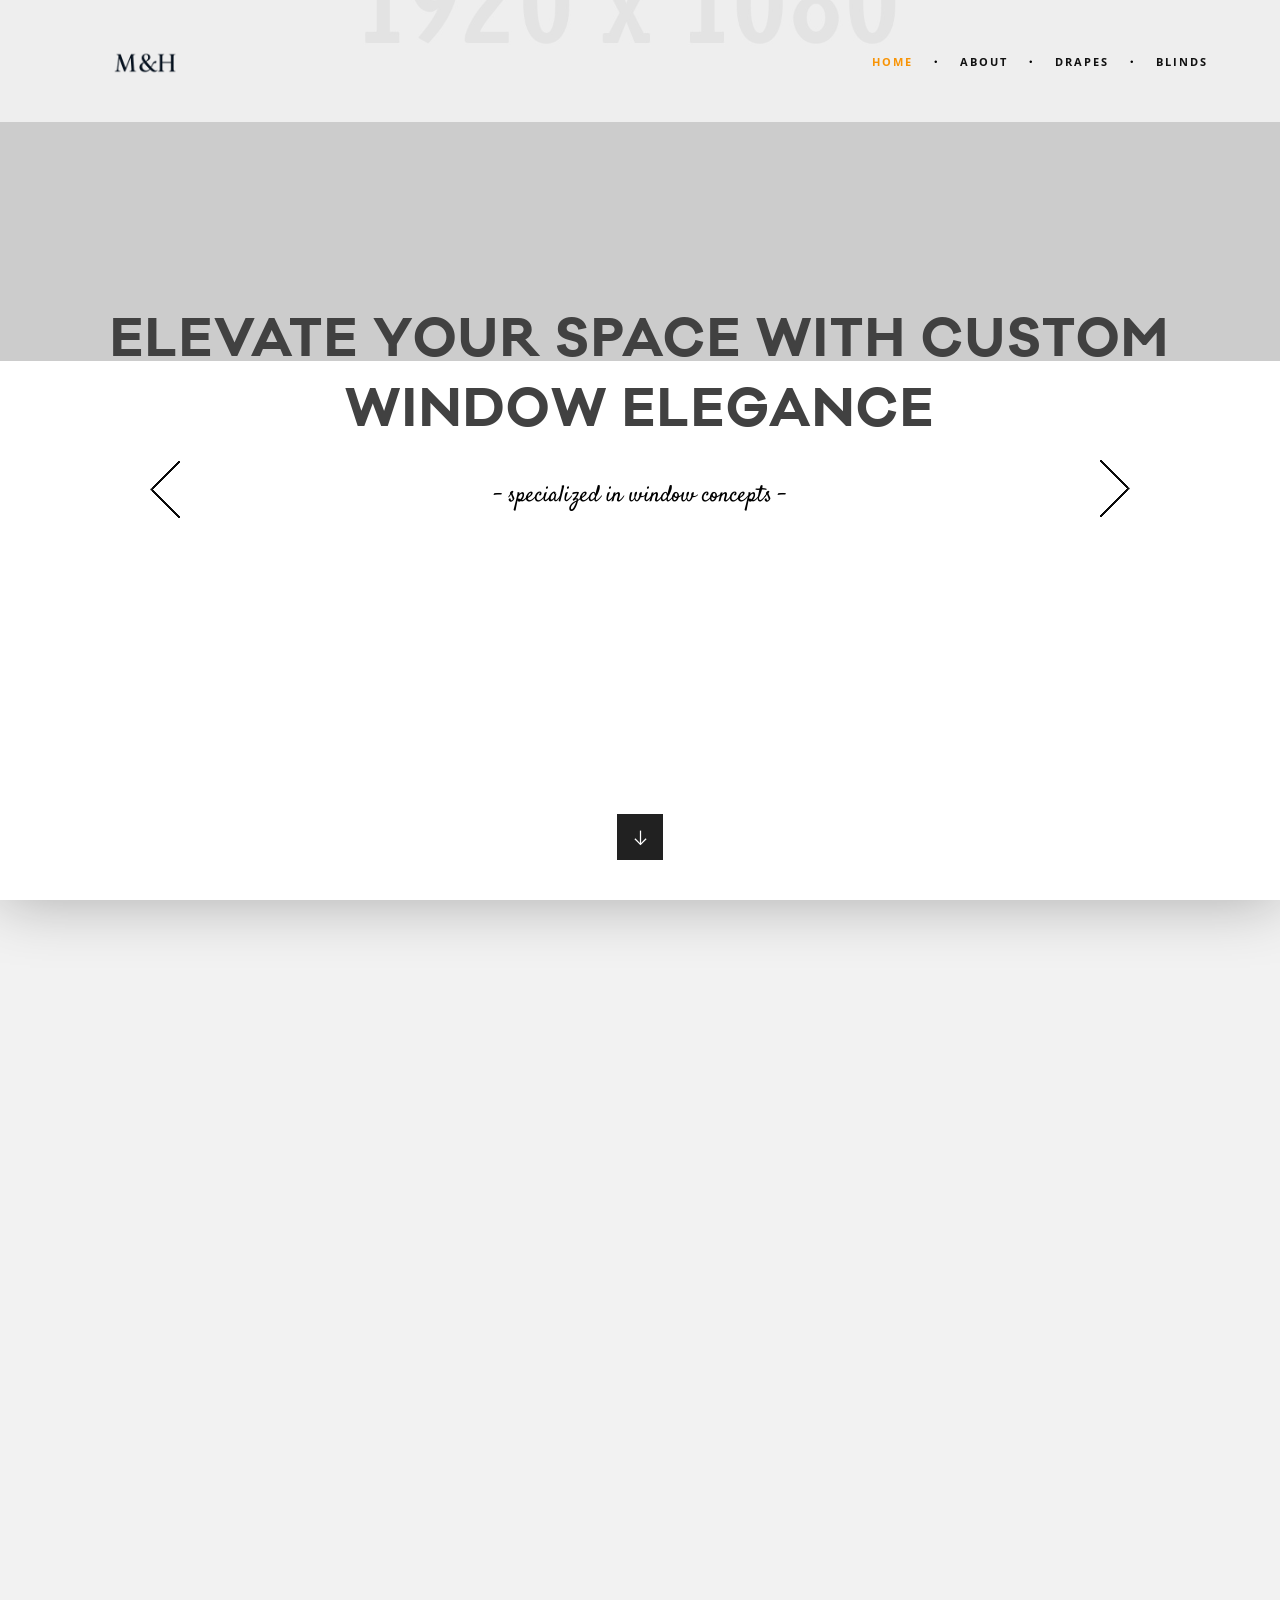
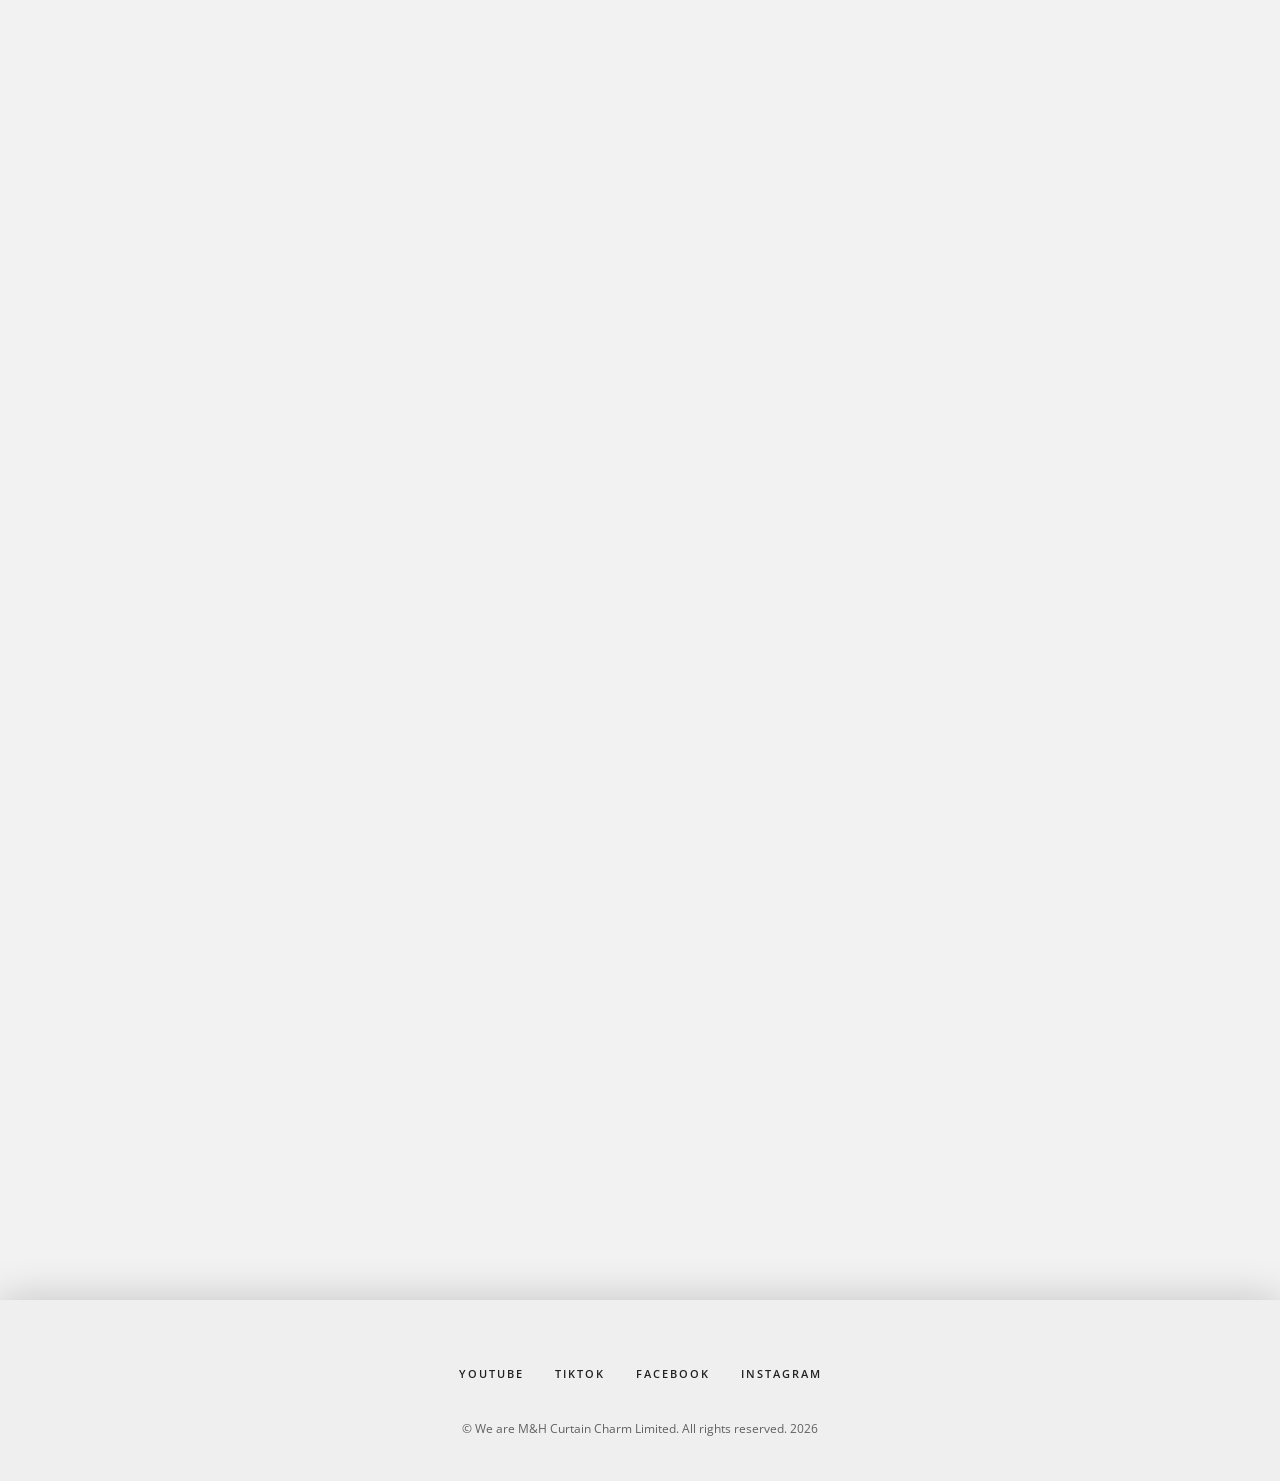
<file: index.html>
﻿<!DOCTYPE html>
<html class="no-js" lang="en">
<head>
	<meta charset="utf-8">
	<title>M&H Curtain Charm</title>
	<meta name="description" content="">
	<meta name="author" content="">
	<meta name="viewport" content="width=device-width, initial-scale=1, maximum-scale=1">
	
	<link rel="stylesheet" href="css/base.css"/>
	<link rel="stylesheet" href="css/skeleton.css"/>
	<link rel="stylesheet" href="css/layout.css"/>
	<link rel="stylesheet" href="css/font-awesome.css" />
	<link rel="stylesheet" href="css/retina.css"/>
	<link rel="stylesheet" href="css/animsition.min.css"/>
	
	<link rel="shortcut icon" href="favicon.png">
	<link rel="apple-touch-icon" href="apple-touch-icon.png">
	<link rel="apple-touch-icon" sizes="72x72" href="apple-touch-icon-72x72.png">
	<link rel="apple-touch-icon" sizes="114x114" href="apple-touch-icon-114x114.png">
</head>
<body>	
	<div class="animsition">
		<div id="menu-wrap" class="menu-back cbp-af-header">
			<div class="container">
				<div class="sixteen columns">
					<div class="logo"></div>
					<ul class="slimmenu">
						<li>
							<a class="active-menu" href="#">Home</a>
						</li>
						<li>
							<a href="about.html">About</a>
						</li>
						<li>
							<a href="drapes.html">Drapes</a>
						</li>
						<li> 
							<a href="blinds.html">Blinds</a>
						</li>
					</ul>
				</div>
			</div>
		</div>	
		
		<section class="cd-section">
			<div class="cd-block">
				<div class="home-top-slider" id="slider-wrap">
					<div id="wrapper-slider">
						<div id="controls">
							<div class="prev"></div>
							<div class="next"></div>
						</div>
					</div>	
					<div class="cd-intro">
						<h1>Elevate Your Space with Custom Window Elegance</h1>
					</div>
					<div class="small-text">- specialized in window concepts -</div>
					<a href="#scroll-link" class="scroll scroll-down"></a>
				</div>
			</div>
		</section>

		<section class="cd-section" id="scroll-link">
			<div class="cd-block">
				<div class="cd-half-block"></div>

				<div class="cd-half-block">
					<div class="block-text">
						<h2>About Us<span>.</span></h2>
						<p>We believe the right window treatment redefines the ambiance, comfort, and functionality of any environment. Specialized in window concepts, we design, manufacture, and install custom drapes and high-performance blinds for both residential homes and commercial projects.</p>
						<a href="about.html" class="btn animsition-link">find out more</a>
					</div>
				</div>
			</div>
		</section>

		<section class="cd-section">
			<div class="cd-block">
				<div class="cd-half-block"></div>

				<div class="cd-half-block">
					<div class="block-text">
						<h2>Drapes<span>.</span></h2>
						<p>Our custom drapes bring warmth, luxury, and acoustic comfort to residential and commercial interiors. Crafted with premium textiles and precision stitching, our drapery range provides versatile light blockade and privacy without compromising on design.</p>
						<a href="drapes.html" class="btn animsition-link">discover</a>
					</div>
				</div>
			</div>
		</section>

		<section class="cd-section">
			<div class="cd-block">
				<div class="cd-half-block"></div>

				<div class="cd-half-block">
					<div class="block-text">
						<h2>Blinds<span>.</span></h2>
						<p>Engineered for modern living and high-traffic workspaces, our custom blinds offer clean lines, low-maintenance durability, and optimal light management.</p>
						<a href="blinds.html" class="btn animsition-link">read articles</a>
					</div>
				</div>
			</div>
		</section>

		<section class="cd-section">
			<div class="cd-block">
				<div class="cd-half-block"></div>

				<div class="cd-half-block">
					<div class="block-text">
						<h2>Contact Us<span>.</span></h2>
						<p>Whether you need a single room updated or a complete commercial fit-out, our expert team is ready to assist you with tailored recommendations and competitive pricing.</p>
						<a href="contact.html" class="btn animsition-link">get in touch</a>
					</div>
				</div>
			</div>
		</section>
		<nav>
			<ul class="cd-vertical-nav">
				<li><a href="#0" class="cd-prev inactive"></a></li>
				<li><a href="#0" class="cd-next inactive1"></a></li>
			</ul>
		</nav>
		
		<footer class="footer">
			<div class="container">
				<div class="sixteen columns">
					<div class="footer-social">
						<a href="#">youtube</a>
						<a href="#">tiktok</a>
						<a href="#">facebook</a>
						<a href="#">instagram</a>
					</div>
				</div>
			</div>
			<div class="container">
				<div class="sixteen columns">
					<div class="footer-copy-text">
						<p>© We are M&H Curtain Charm Limited. All rights reserved. 2026</p>
					</div>
				</div>
			</div>
		</footer> 	
	</div>	

	<script type="text/javascript" src="js/jquery.js"></script>	
	<script type="text/javascript" src="js/modernizr.custom.js"></script> 
	<script type="text/javascript" src="js/jquery.animsition.min.js"></script>
	<script type="text/javascript">
	(function($) { "use strict";
		$(document).ready(function() {
		$(".animsition").animsition({
			inClass               :   'zoom-in-sm',
			outClass              :   'zoom-out-sm',
			inDuration            :    800,
			outDuration           :    800,
			linkElement           :   '.animsition-link', 
			// e.g. linkElement   :   'a:not([target="_blank"]):not([href^=#])'
			loading               :    true,
			loadingParentElement  :   'body', //animsition wrapper element
			loadingClass          :   'animsition-loading',
			unSupportCss          : [ 'animation-duration',
									'-webkit-animation-duration',
									'-o-animation-duration'
									],
			overlay               :   false,
			overlayClass          :   'animsition-overlay-slide',
			overlayParentElement  :   'body'
		});
		});  
	})(jQuery);
	</script>
	<script type="text/javascript" src="js/jquery.easing.js"></script>
	<script type="text/javascript" src="js/retina-1.1.0.min.js"></script>
	<script type="text/javascript" src="js/classie.js"></script>
	<script type="text/javascript" src="js/cbpAnimatedHeader.min.js"></script>
	<script type="text/javascript" src="js/menu.js"></script> 	
	<script type="text/javascript" src="js/scroll.js"></script>	
	<script type="text/javascript" src="js/animated-headline.js"></script>	
	<script type="text/javascript" src="js/mb.bgndGallery.js"></script>
	<script type="text/javascript" src="js/jquery.fs.tipper.min.js"></script>	
	<script type="text/javascript" src="js/custom-home2.js"></script>  	  
</body>
</html>
</file>
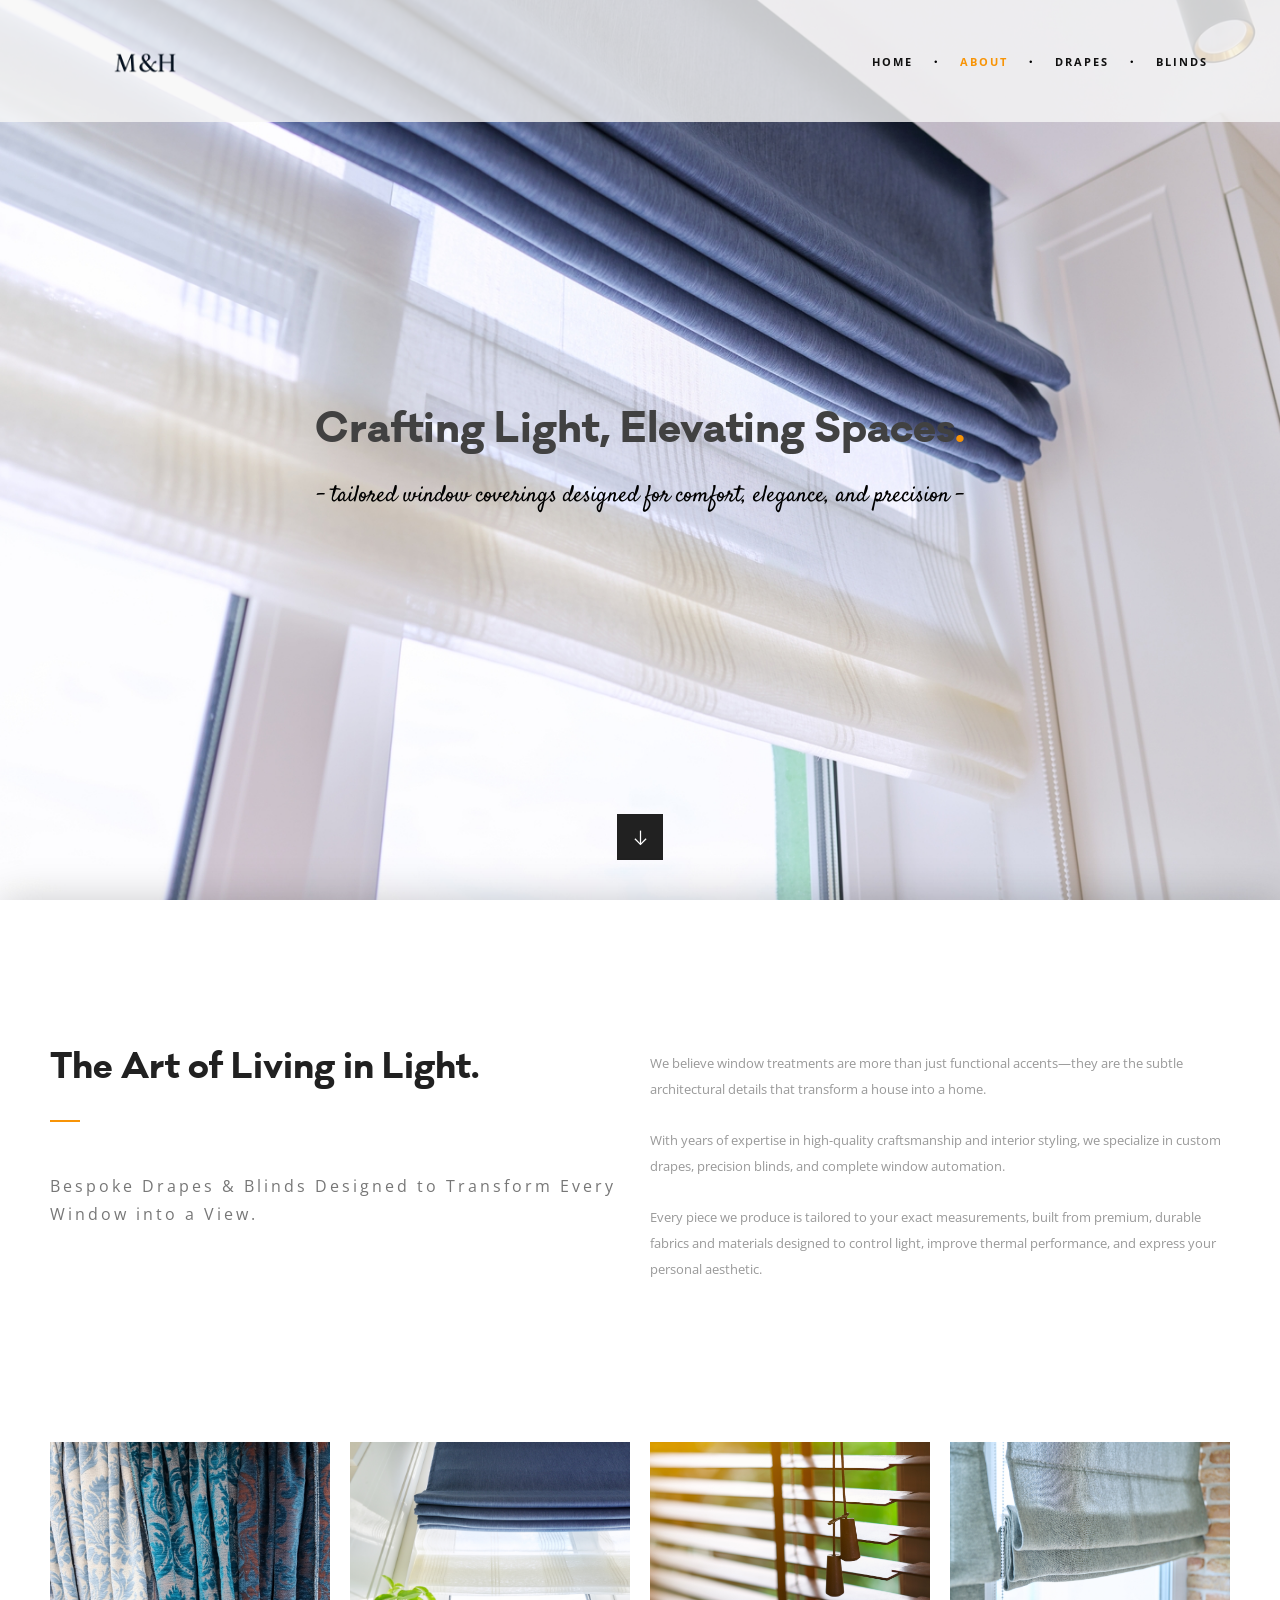
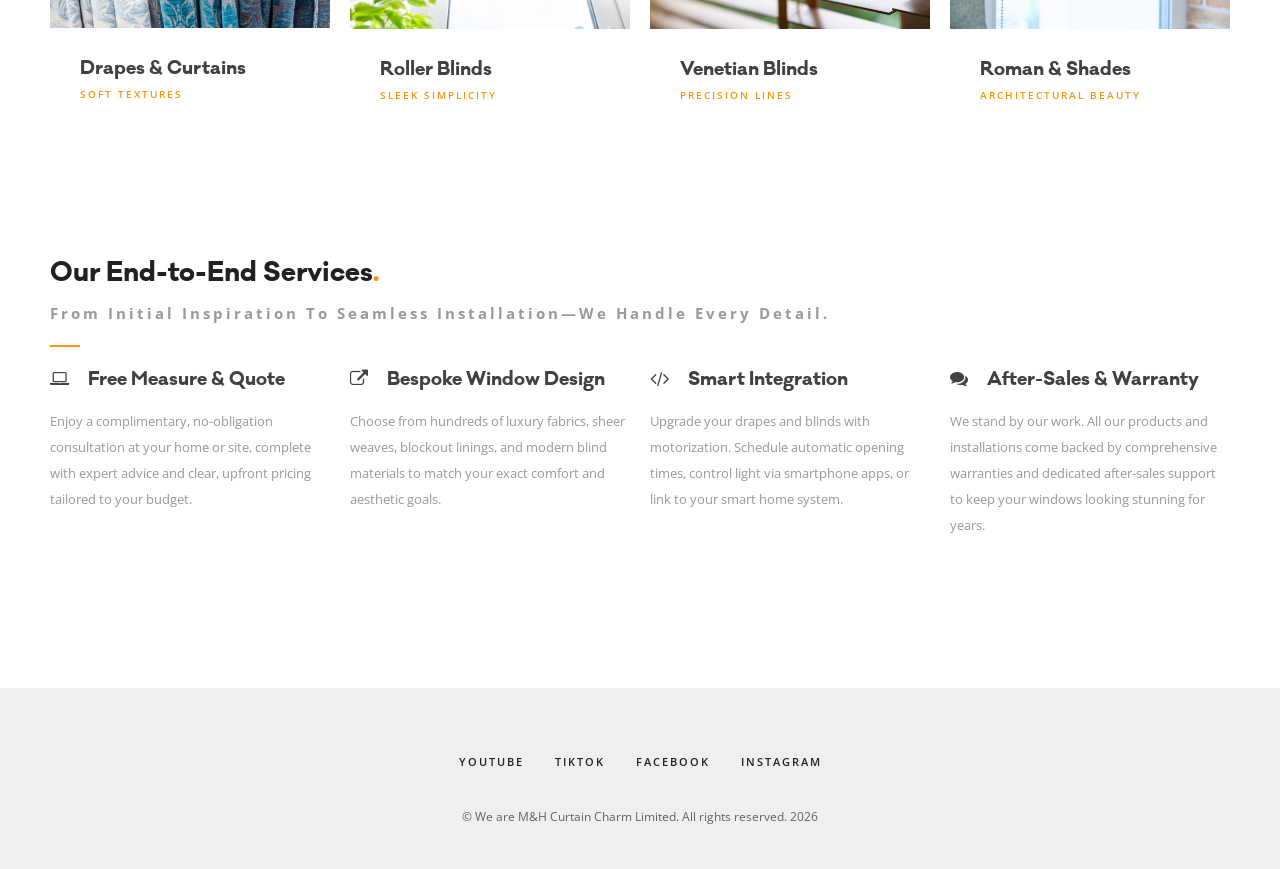
<file: about.html>
﻿<!DOCTYPE html>
<html class="no-js" lang="en">
<head>
	<meta charset="utf-8">
	<title>M&H Curtain Charm</title>
	<meta name="description" content="">
	<meta name="author" content="">
	<meta name="viewport" content="width=device-width, initial-scale=1, maximum-scale=1">
	
	<link rel="stylesheet" href="css/base.css"/>
	<link rel="stylesheet" href="css/skeleton.css"/>
	<link rel="stylesheet" href="css/layout.css"/>
	<link rel="stylesheet" href="css/font-awesome.css" />
	<link rel="stylesheet" href="css/retina.css"/>
	<link rel="stylesheet" href="css/animsition.min.css"/>
	
	<link rel="shortcut icon" href="favicon.png">
	<link rel="apple-touch-icon" href="apple-touch-icon.png">
	<link rel="apple-touch-icon" sizes="72x72" href="apple-touch-icon-72x72.png">
	<link rel="apple-touch-icon" sizes="114x114" href="apple-touch-icon-114x114.png">
</head>
<body>	
	<div class="animsition">
		<div id="menu-wrap" class="menu-back cbp-af-header">
			<div class="container">
				<div class="sixteen columns">
					<div class="logo"></div>
					<ul class="slimmenu">
						<li>
							<a href="index.html">Home</a>
						</li>
						<li>
							<a class="active-menu" href="#">About</a>
						</li>
						<li>
							<a href="drapes.html">Drapes</a>
						</li>
						<li> 
							<a href="blinds.html">Blinds</a>
						</li>
					</ul>
				</div>
			</div>
		</div>	
		
		<section class="cd-section">
			<div class="cd-block">
				<div class="about-top">
				
					<div class="big-text-pages-top">
						<h1>Crafting Light, Elevating Spaces<span>.</span></h1>
					</div>
					
					<div class="small-text">- tailored window coverings designed for comfort, elegance, and precision -</div>
					
					<a href="#scroll-link" class="scroll scroll-down"></a>
					
				</div>
			</div>
		</section>

		<section class="section white-background padding-top-bottom shadow-sec" id="scroll-link">
			<div class="container">	
				<div class="eight columns">	
					<div class="section-big-header-text">	
						<h2>The Art of Living in Light<span>.</span></h2>	
						<div class="line-big-header"></div>
						<p>Bespoke Drapes & Blinds Designed to Transform Every Window into a View.</p> 
					</div>		
				</div>		
				<div class="eight columns">	
					<p class="text-bottom-margin">We believe window treatments are more than just functional accents—they are the subtle architectural details that transform a house into a home.</p> 
					<p class="text-bottom-margin">With years of expertise in high-quality craftsmanship and interior styling, we specialize in custom drapes, precision blinds, and complete window automation.</p>	
					<p>Every piece we produce is tailored to your exact measurements, built from premium, durable fabrics and materials designed to control light, improve thermal performance, and express your personal aesthetic.</p>
				</div>		
			</div>
		</section>

		<section class="section white-background padding-bottom hidden-sec">
			<div class="container">	
					<div class="four columns">	
						<div class="team-wrap">	
							<img src="images/about1.jpg" alt="">
							<div class="mask-team">
								<h6>Drapes & Curtains</h6>
								<p><span>Soft Textures</span></p>
								<ul class="skills-list">
									<li>
										<p><span>&#xf1db;</span>Sheer Curtains</p>
									</li>
									<li>
										<p><span>&#xf1db;</span>Blockout Curtains</p>
									</li>
									<li>
										<p><span>&#xf1db;</span>Thermal & Insulated Curtains</p>
									</li>
									<li>
										<p><span>&#xf1db;</span>Double Curtains</p>
									</li>
								</ul>
							</div>
						</div>	
					</div>
					<div class="four columns">	
						<div class="team-wrap">
							<img src="images/about2.jpg" alt="">	
							<div class="mask-team">
								<h6>Roller Blinds</h6>
								<p><span>Sleek Simplicity</span></p>
								<ul class="skills-list">
									<li>
										<p><span>&#xf1db;</span>Solar Roller Blinds</p>
									</li>
									<li>
										<p><span>&#xf1db;</span>Blockout Roller Blinds</p>
									</li>
									<li>
										<p><span>&#xf1db;</span>Light Filtering</p>
									</li>
									<li>
										<p><span>&#xf1db;</span>Double Roller Blinds</p>
									</li>
								</ul>
							</div>
						</div>	
					</div>	
					<div class="four columns">	
						<div class="team-wrap">	
							<img src="images/about3.jpg" alt="">
							<div class="mask-team">
								<h6>Venetian Blinds</h6>
								<p><span>Precision Lines</span></p>
								<ul class="skills-list">
									<li>
										<p><span>&#xf1db;</span>Timber-Look Venetians</p>
									</li>
									<li>
										<p><span>&#xf1db;</span>Aluminum Venetian Blinds</p>
									</li>
									<li>
										<p><span>&#xf1db;</span>Vertical Blinds</p>
									</li>
									<li>
										<p><span>&#xf1db;</span>Plantation Shutters</p>
									</li>
								</ul>
							</div>
						</div>	
					</div>
					<div class="four columns">	
						<div class="team-wrap">
							<img src="images/about4.jpg" alt="">	
							<div class="mask-team">
								<h6>Roman & Shades</h6>
								<p><span>Architectural Beauty</span></p>
								<ul class="skills-list">
									<li>
										<p><span>&#xf1db;</span>Classic Roman Shades</p>
									</li>
									<li>
										<p><span>&#xf1db;</span>Honeycomb Shades</p>
									</li>
									<li>
										<p><span>&#xf1db;</span>Soft Venetian</p>
									</li>
									<li>
										<p><span>&#xf1db;</span>Smart Shades</p>
									</li>
								</ul>
							</div>
						</div>	
					</div>
			</div>
		</section>

		<section class="section white-background padding-bottom hidden-sec">
			<div class="container">
				<div class="sixteen columns">
					<div class="section-header-text-left">
						<h4>Our End-to-End Services<span>.</span></h4> 
						<p>From Initial Inspiration to Seamless Installation—We Handle Every Detail.</p> 
						<div class="line-header"></div>
					</div>
				</div>	
				<div class="four columns">
					<div class="services-box">
						<h6><span>&#xf109;</span> Free Measure & Quote</h6>
						<p>Enjoy a complimentary, no-obligation consultation at your home or site, complete with expert advice and clear, upfront pricing tailored to your budget.</p> 
					</div>	
				</div>	
				<div class="four columns">
					<div class="services-box">
						<h6><span>&#xf08e;</span> Bespoke Window Design</h6>
						<p>Choose from hundreds of luxury fabrics, sheer weaves, blockout linings, and modern blind materials to match your exact comfort and aesthetic goals.</p>
					</div>	
				</div>
				<div class="four columns">
					<div class="services-box">
						<h6><span>&#xf121;</span> Smart Integration</h6>
						<p>Upgrade your drapes and blinds with motorization. Schedule automatic opening times, control light via smartphone apps, or link to your smart home system.</p>
					</div>	
				</div>
				<div class="four columns">
					<div class="services-box">
						<h6><span>&#xf086;</span> After-Sales & Warranty</h6>
						<p>We stand by our work. All our products and installations come backed by comprehensive warranties and dedicated after-sales support to keep your windows looking stunning for years.</p>
					</div>	
				</div>	
				<div class="clear"></div>	
			</div>
		</section>
		
		<footer class="footer no-shadow">
			<div class="container">
				<div class="sixteen columns">
					<div class="footer-social">
						<a href="#">youtube</a>
						<a href="#">tiktok</a>
						<a href="#">facebook</a>
						<a href="#">instagram</a>
					</div>
				</div>
			</div>
			<div class="container">
				<div class="sixteen columns">
					<div class="footer-copy-text">
						<p>© We are M&H Curtain Charm Limited. All rights reserved. 2026</p>
					</div>
				</div>
			</div>
		</footer> 	
</div>	

<script type="text/javascript" src="js/jquery.js"></script>	
<script type="text/javascript" src="js/modernizr.custom.js"></script> 
<script type="text/javascript" src="js/jquery.animsition.min.js"></script>
<script type="text/javascript">
(function($) { "use strict";
	$(document).ready(function() {
	  $(".animsition").animsition({
		inClass               :   'zoom-in-sm',
		outClass              :   'zoom-out-sm',
		inDuration            :    800,
		outDuration           :    800,
		linkElement           :   '.animsition-link', 
		loading               :    true,
		loadingParentElement  :   'body', //animsition wrapper element
		loadingClass          :   'animsition-loading',
		unSupportCss          : [ 'animation-duration',
								  '-webkit-animation-duration',
								  '-o-animation-duration'
								],
		overlay               :   false,
		overlayClass          :   'animsition-overlay-slide',
		overlayParentElement  :   'body'
	  });
	});  
})(jQuery);
</script>
<script type="text/javascript" src="js/jquery.easing.js"></script>
<script type="text/javascript" src="js/retina-1.1.0.min.js"></script>
<script type="text/javascript" src="js/classie.js"></script>
<script type="text/javascript" src="js/cbpAnimatedHeader.min.js"></script>
<script type="text/javascript" src="js/menu.js"></script> 	
<script type="text/javascript" src="js/scroll.js"></script>
<script type="text/javascript" src="js/custom-about.js"></script>  	  
</body>
</html>
</file>
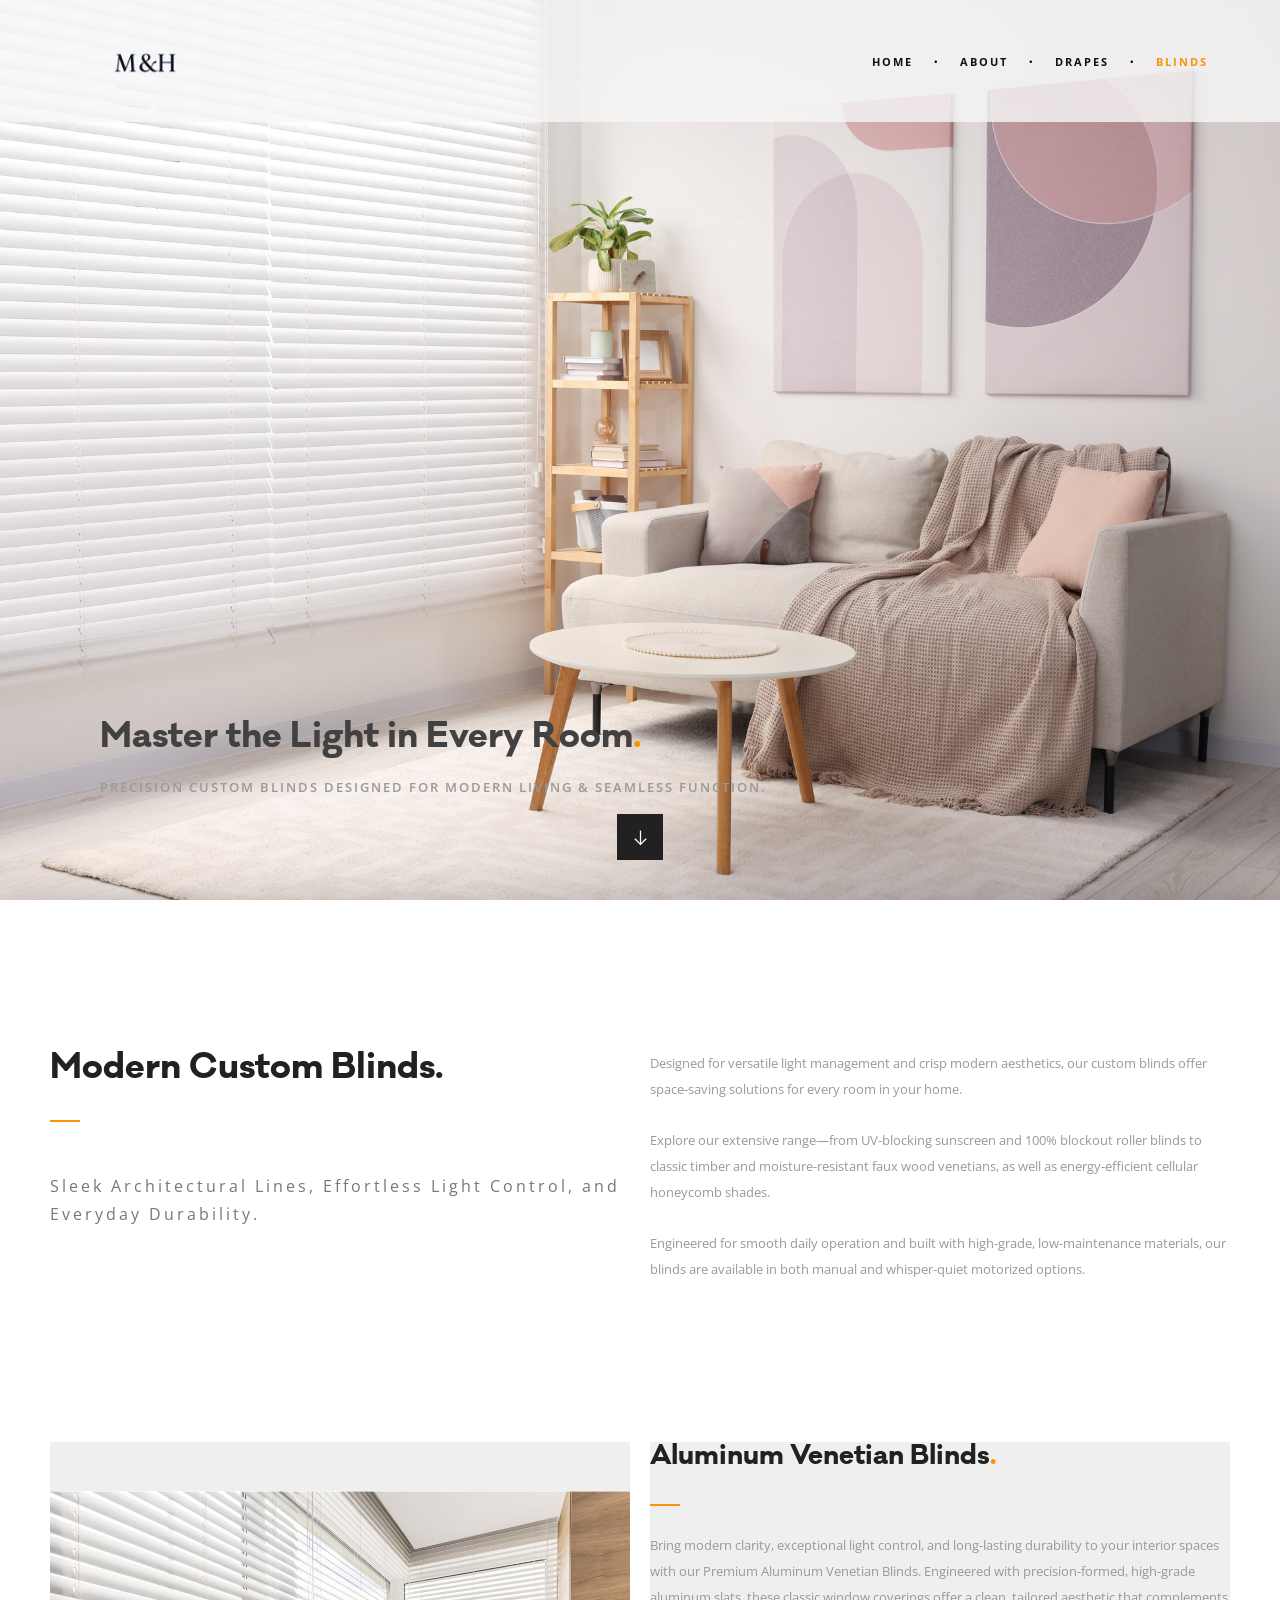
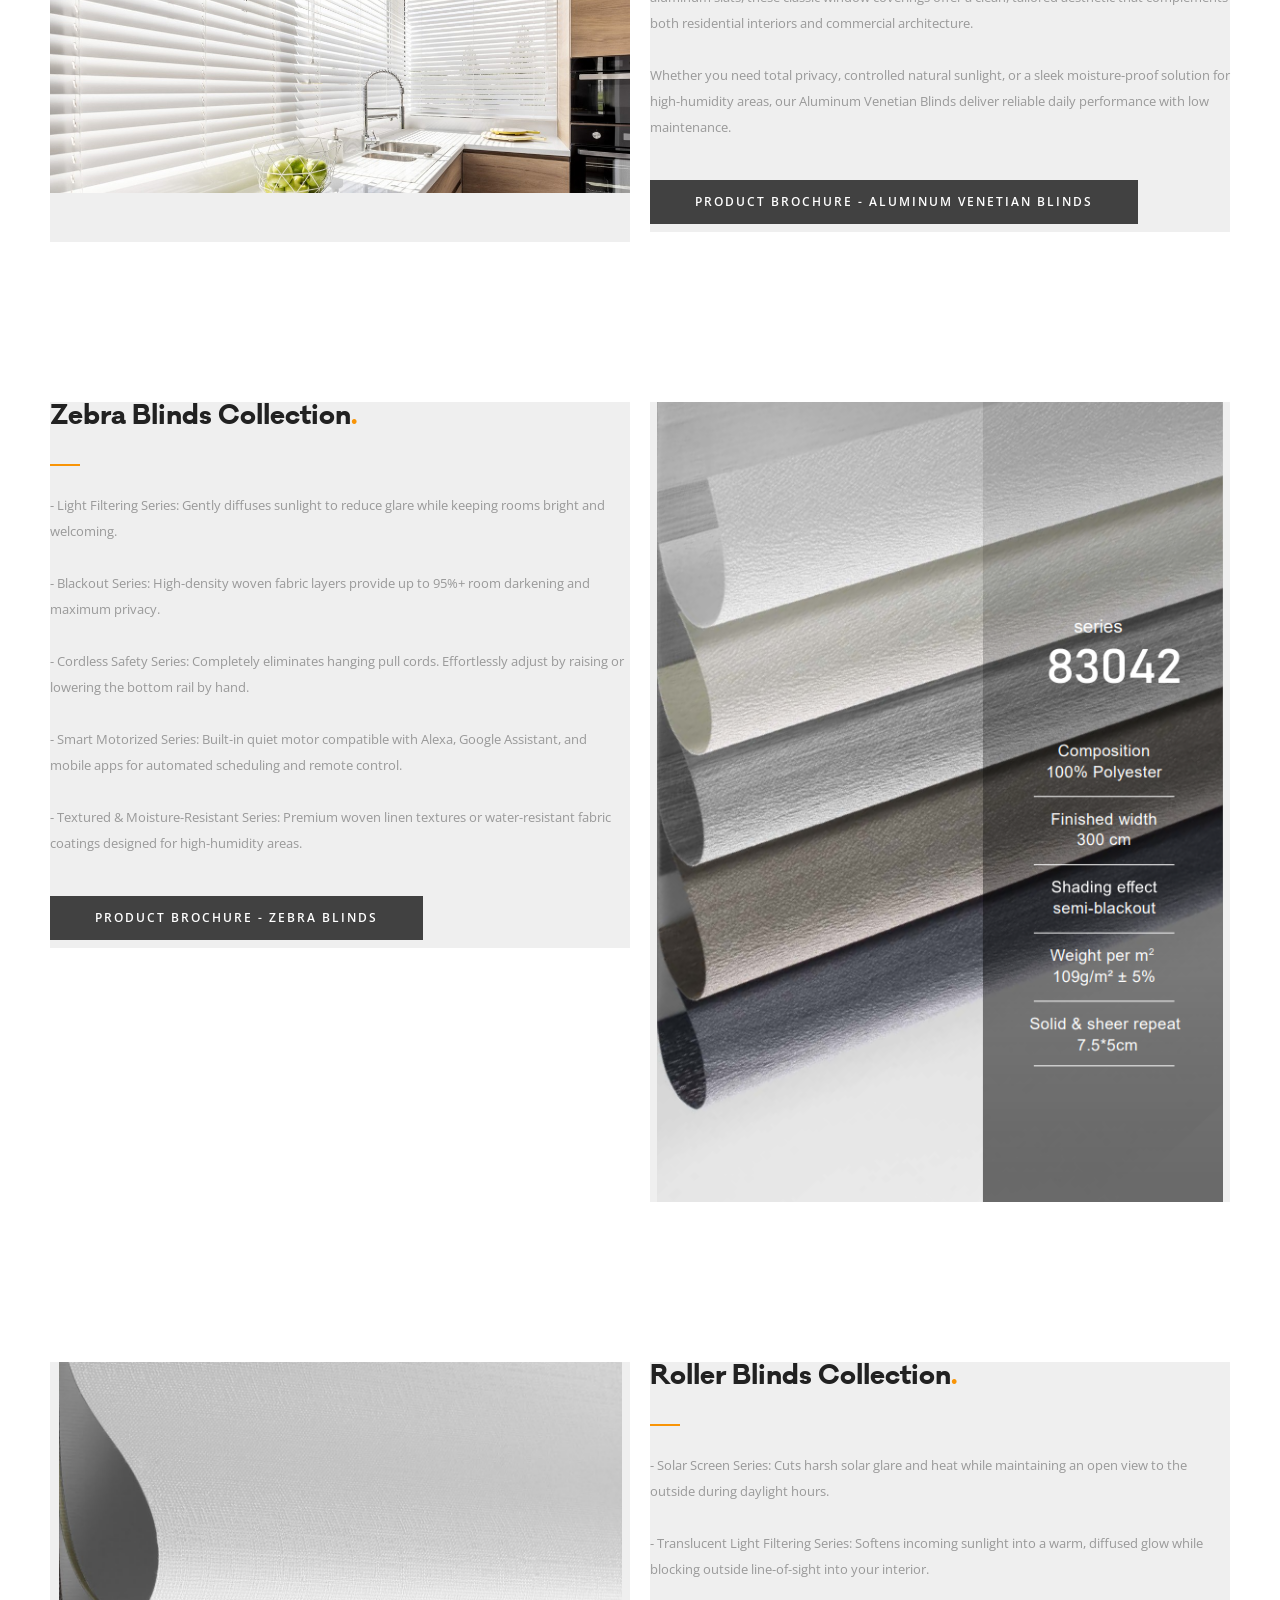
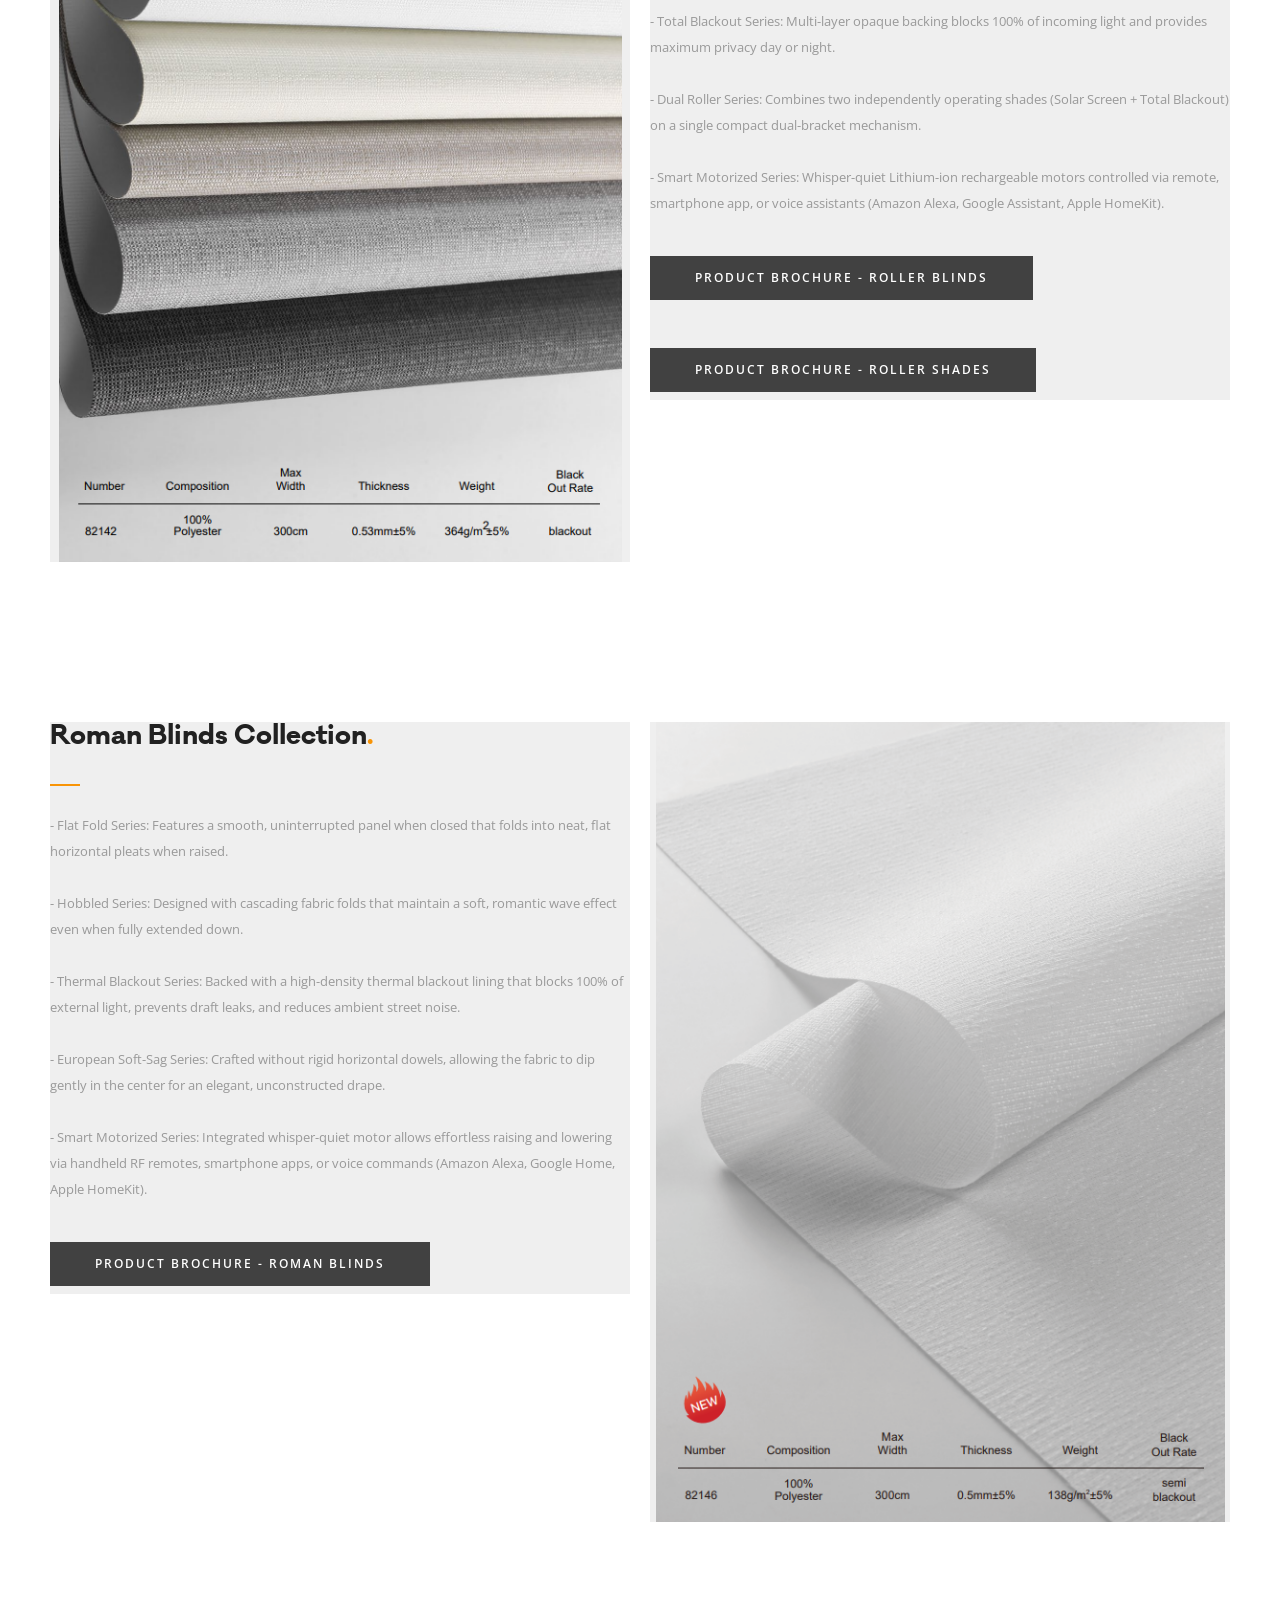
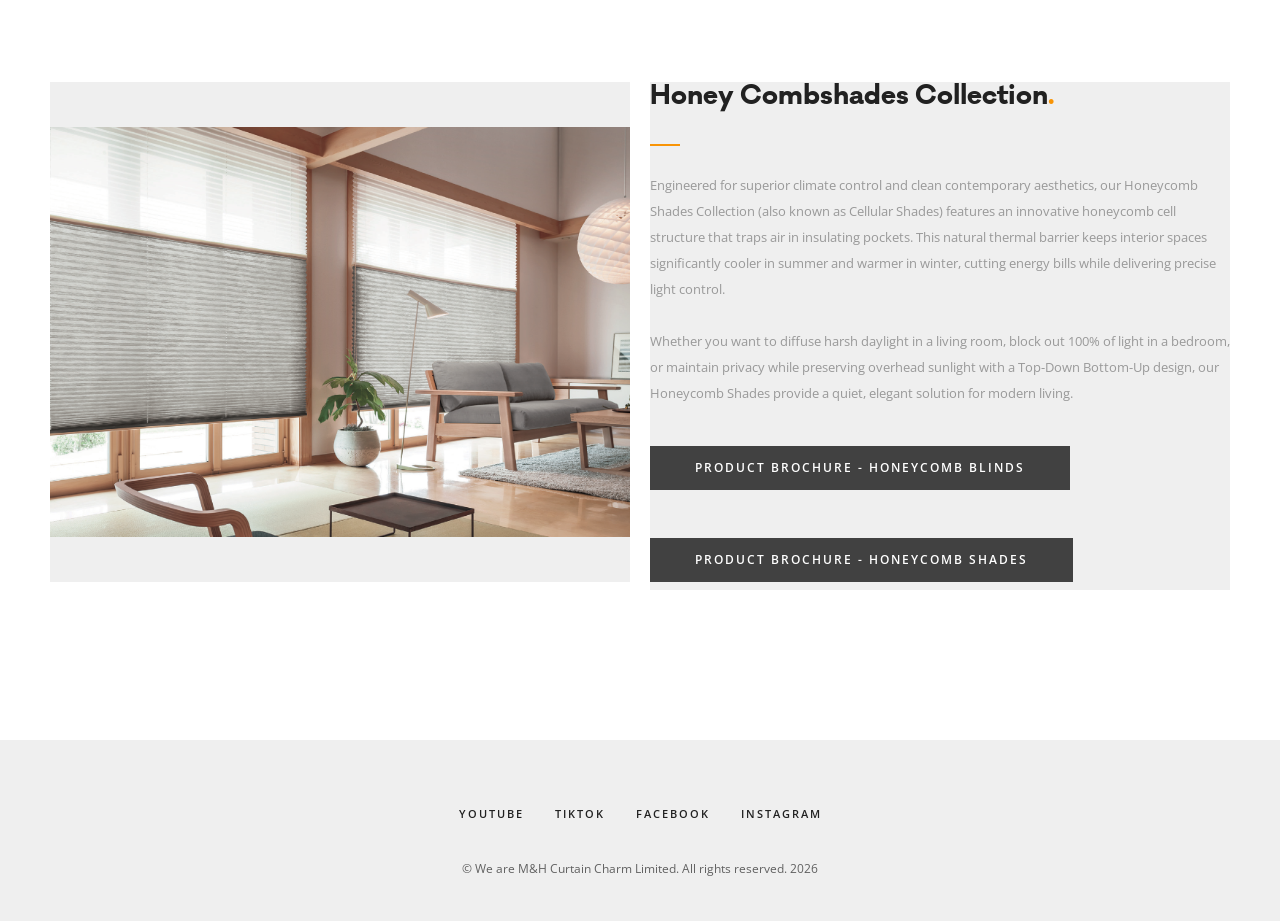
<file: blinds.html>
﻿<!DOCTYPE html>
<html class="no-js" lang="en">
<head>
	<meta charset="utf-8">
	<title>M&H Curtain Charm</title>
	<meta name="description" content="">
	<meta name="author" content="">
	<meta name="viewport" content="width=device-width, initial-scale=1, maximum-scale=1">
	
	<link rel="stylesheet" href="css/base.css"/>
	<link rel="stylesheet" href="css/skeleton.css"/>
	<link rel="stylesheet" href="css/layout.css"/>
	<link rel="stylesheet" href="css/font-awesome.css" />
	<link rel="stylesheet" href="css/retina.css"/>
	<link rel="stylesheet" href="css/animsition.min.css"/>
	
	<link rel="shortcut icon" href="favicon.png">
	<link rel="apple-touch-icon" href="apple-touch-icon.png">
	<link rel="apple-touch-icon" sizes="72x72" href="apple-touch-icon-72x72.png">
	<link rel="apple-touch-icon" sizes="114x114" href="apple-touch-icon-114x114.png">
</head>
<body>	
	<div class="animsition">
		<div id="menu-wrap" class="menu-back cbp-af-header">
			<div class="container">
				<div class="sixteen columns">
					<div class="logo"></div>
					<ul class="slimmenu">
						<li>
							<a href="index.html">Home</a>
						</li>
						<li>
							<a href="about.html">About</a>
						</li>
						<li>
							<a href="drapes.html">Drapes</a>
						</li>
						<li> 
							<a class="active-menu" href="#">Blinds</a>
						</li>
					</ul>
				</div>
			</div>
		</div>	

	<section class="cd-section">
		<div class="cd-block">
			<div class="post-top">
				<div class="big-text-portfolio-top">
						<h2>Master the Light in Every Room<span>.</span></h2>
						<p>Precision Custom Blinds Designed for Modern Living & Seamless Function.</p>
					</div>
				<a href="#scroll-link" class="scroll scroll-down"></a>
			</div>
		</div>
	</section>
	
	<section class="section white-background padding-top-bottom shadow-sec" id="scroll-link">
			<div class="container">	
				<div class="eight columns">	
					<div class="section-big-header-text">	
						<h2>Modern Custom Blinds<span>.</span></h2>	
						<div class="line-big-header"></div>
						<p>Sleek Architectural Lines, Effortless Light Control, and Everyday Durability.</p> 
					</div>		
				</div>		
				<div class="eight columns">	
					<p class="text-bottom-margin">Designed for versatile light management and crisp modern aesthetics, our custom blinds offer space-saving solutions for every room in your home.</p> 
					<p class="text-bottom-margin">Explore our extensive range—from UV-blocking sunscreen and 100% blockout roller blinds to classic timber and moisture-resistant faux wood venetians, as well as energy-efficient cellular honeycomb shades.</p>	
					<p>Engineered for smooth daily operation and built with high-grade, low-maintenance materials, our blinds are available in both manual and whisper-quiet motorized options.</p>
				</div>		
			</div>
	</section>

	<section class="section white-background padding-bottom">
		<div class="container">
			<div class="eight columns">
				<div class="columns-block">
					<div class="product-img" style="height: 400px;background-image: url('../images/blinds1.png');"></div>
				</div>	
			</div>	
			<div class="eight columns">
				<div class="columns-block">
					<div class="section-header-text-left">
						<h4>Aluminum Venetian Blinds<span>.</span></h4>
						<p></p>
						<div class="line-header"></div>
					</div>
					<br>
					<p>Bring modern clarity, exceptional light control, and long-lasting durability to your interior spaces with our Premium Aluminum Venetian Blinds. Engineered with precision-formed, high-grade aluminum slats, these classic window coverings offer a clean, tailored aesthetic that complements both residential interiors and commercial architecture.</p><br>
					<p>Whether you need total privacy, controlled natural sunlight, or a sleek moisture-proof solution for high-humidity areas, our Aluminum Venetian Blinds deliver reliable daily performance with low maintenance.</p>
					<a href="../brochure/Aluminum Venetian Blinds.pdf" target="_blank" class="btn">Product Brochure - Aluminum Venetian Blinds</a>
				</div>
			</div>					
		</div>
	</section>

	<section class="section white-background padding-bottom">
		<div class="container">
			<div class="eight columns">
				<div class="columns-block">
					<div class="section-header-text-left">
						<h4>Zebra Blinds Collection<span>.</span></h4>
						<p></p>
						<div class="line-header"></div>
					</div>
					<br>
					<p>- Light Filtering Series: Gently diffuses sunlight to reduce glare while keeping rooms bright and welcoming.</p><br>
					<p>- Blackout Series: High-density woven fabric layers provide up to 95%+ room darkening and maximum privacy.</p><br>
					<p>- Cordless Safety Series: Completely eliminates hanging pull cords. Effortlessly adjust by raising or lowering the bottom rail by hand.</p><br>
					<p>- Smart Motorized Series: Built-in quiet motor compatible with Alexa, Google Assistant, and mobile apps for automated scheduling and remote control.</p><br>
					<p>- Textured & Moisture-Resistant Series: Premium woven linen textures or water-resistant fabric coatings designed for high-humidity areas.</p>
					<a href="../brochure/Zebra Blinds.pdf" target="_blank" class="btn">Product Brochure - Zebra Blinds</a>
				</div>
			</div>
			<div class="eight columns">
				<div class="columns-block">
					<div class="product-img" style="height: 800px;background-image: url('../images/blinds2.png');"></div>
				</div>	
			</div>					
		</div>
	</section>

	<section class="section white-background padding-bottom">
		<div class="container">
			<div class="eight columns">
				<div class="columns-block">
					<div class="product-img" style="height: 800px;background-image: url('../images/blinds3.png');"></div>
				</div>	
			</div>	
			<div class="eight columns">
				<div class="columns-block">
					<div class="section-header-text-left">
						<h4>Roller Blinds Collection<span>.</span></h4>
						<p></p>
						<div class="line-header"></div>
					</div>
					<br>
					<p>- Solar Screen Series: Cuts harsh solar glare and heat while maintaining an open view to the outside during daylight hours.</p><br>
					<p>- Translucent Light Filtering Series: Softens incoming sunlight into a warm, diffused glow while blocking outside line-of-sight into your interior.</p><br>
					<p>- Total Blackout Series: Multi-layer opaque backing blocks 100% of incoming light and provides maximum privacy day or night.</p><br>
					<p>- Dual Roller Series: Combines two independently operating shades (Solar Screen + Total Blackout) on a single compact dual-bracket mechanism.</p><br>
					<p>- Smart Motorized Series: Whisper-quiet Lithium-ion rechargeable motors controlled via remote, smartphone app, or voice assistants (Amazon Alexa, Google Assistant, Apple HomeKit).</p>
					<a href="../brochure/Roller Blinds.pdf" target="_blank" class="btn">Product Brochure - Roller Blinds</a>
					<a href="../brochure/Roller Shades.pdf" target="_blank" class="btn">Product Brochure - Roller Shades</a>
				</div>
			</div>					
		</div>
	</section>

	<section class="section white-background padding-bottom">
		<div class="container">
			<div class="eight columns">
				<div class="columns-block">
					<div class="section-header-text-left">
						<h4>Roman Blinds Collection<span>.</span></h4>
						<p></p>
						<div class="line-header"></div>
					</div>
					<br>
					<p>- Flat Fold Series: Features a smooth, uninterrupted panel when closed that folds into neat, flat horizontal pleats when raised.</p><br>
					<p>- Hobbled Series: Designed with cascading fabric folds that maintain a soft, romantic wave effect even when fully extended down.</p><br>
					<p>- Thermal Blackout Series: Backed with a high-density thermal blackout lining that blocks 100% of external light, prevents draft leaks, and reduces ambient street noise.</p><br>
					<p>- European Soft-Sag Series: Crafted without rigid horizontal dowels, allowing the fabric to dip gently in the center for an elegant, unconstructed drape.</p><br>
					<p>- Smart Motorized Series: Integrated whisper-quiet motor allows effortless raising and lowering via handheld RF remotes, smartphone apps, or voice commands (Amazon Alexa, Google Home, Apple HomeKit).</p>
					<a href="../brochure/Roman Blinds.pdf" target="_blank" class="btn">Product Brochure - Roman Blinds</a>
				</div>
			</div>
			<div class="eight columns">
				<div class="columns-block">
					<div class="product-img" style="height: 800px;background-image: url('../images/blinds4.png');"></div>
				</div>	
			</div>					
		</div>
	</section>

	<section class="section white-background padding-bottom">
		<div class="container">
			<div class="eight columns">
				<div class="columns-block">
					<div class="product-img" style="height: 500px;background-image: url('../images/blinds5.png');"></div>
				</div>	
			</div>	
			<div class="eight columns">
				<div class="columns-block">
					<div class="section-header-text-left">
						<h4>Honey Combshades Collection<span>.</span></h4>
						<p></p>
						<div class="line-header"></div>
					</div>
					<br>
					<p>Engineered for superior climate control and clean contemporary aesthetics, our Honeycomb Shades Collection (also known as Cellular Shades) features an innovative honeycomb cell structure that traps air in insulating pockets. This natural thermal barrier keeps interior spaces significantly cooler in summer and warmer in winter, cutting energy bills while delivering precise light control.</p><br>
					<p>Whether you want to diffuse harsh daylight in a living room, block out 100% of light in a bedroom, or maintain privacy while preserving overhead sunlight with a Top-Down Bottom-Up design, our Honeycomb Shades provide a quiet, elegant solution for modern living.</p>
					<a href="../brochure/Honeycomb Blinds.pdf" target="_blank" class="btn">Product Brochure - Honeycomb Blinds</a>
					<a href="../brochure/Honeycomb Shades.pdf" target="_blank" class="btn">Product Brochure - Honeycomb Shades</a>
				</div>
			</div>					
		</div>
	</section>

	<footer class="footer no-shadow">
		<div class="container">
			<div class="sixteen columns">
				<div class="footer-social">
					<a href="#">youtube</a>
					<a href="#">tiktok</a>
					<a href="#">facebook</a>
					<a href="#">instagram</a>
				</div>
			</div>
		</div>
		<div class="container">
			<div class="sixteen columns">
				<div class="footer-copy-text">
					<p>© We are M&H Curtain Charm Limited. All rights reserved. 2026</p>
				</div>
			</div>
		</div>
	</footer> 	
</div>	

<script type="text/javascript" src="js/jquery.js"></script>	
<script type="text/javascript" src="js/modernizr.custom.js"></script> 
<script type="text/javascript" src="js/jquery.animsition.min.js"></script>
<script type="text/javascript">
(function($) { "use strict";
	$(document).ready(function() {
	  $(".animsition").animsition({
	  
		inClass               :   'zoom-in-sm',
		outClass              :   'zoom-out-sm',
		inDuration            :    800,
		outDuration           :    800,
		linkElement           :   '.animsition-link', 
		loading               :    true,
		loadingParentElement  :   'body',
		loadingClass          :   'animsition-loading',
		unSupportCss          : [ 'animation-duration',
								  '-webkit-animation-duration',
								  '-o-animation-duration'
								],
		overlay               :   false,
		overlayClass          :   'animsition-overlay-slide',
		overlayParentElement  :   'body'
	  });
	});  
})(jQuery);
</script>
<script type="text/javascript" src="js/jquery.easing.js"></script>
<script type="text/javascript" src="js/retina-1.1.0.min.js"></script>
<script type="text/javascript" src="js/classie.js"></script>
<script type="text/javascript" src="js/cbpAnimatedHeader.min.js"></script>
<script type="text/javascript" src="js/menu.js"></script> 	
<script type="text/javascript" src="js/scroll.js"></script>
<script type="text/javascript" src="js/custom-post.js"></script> 
</body>
</html>
</file>
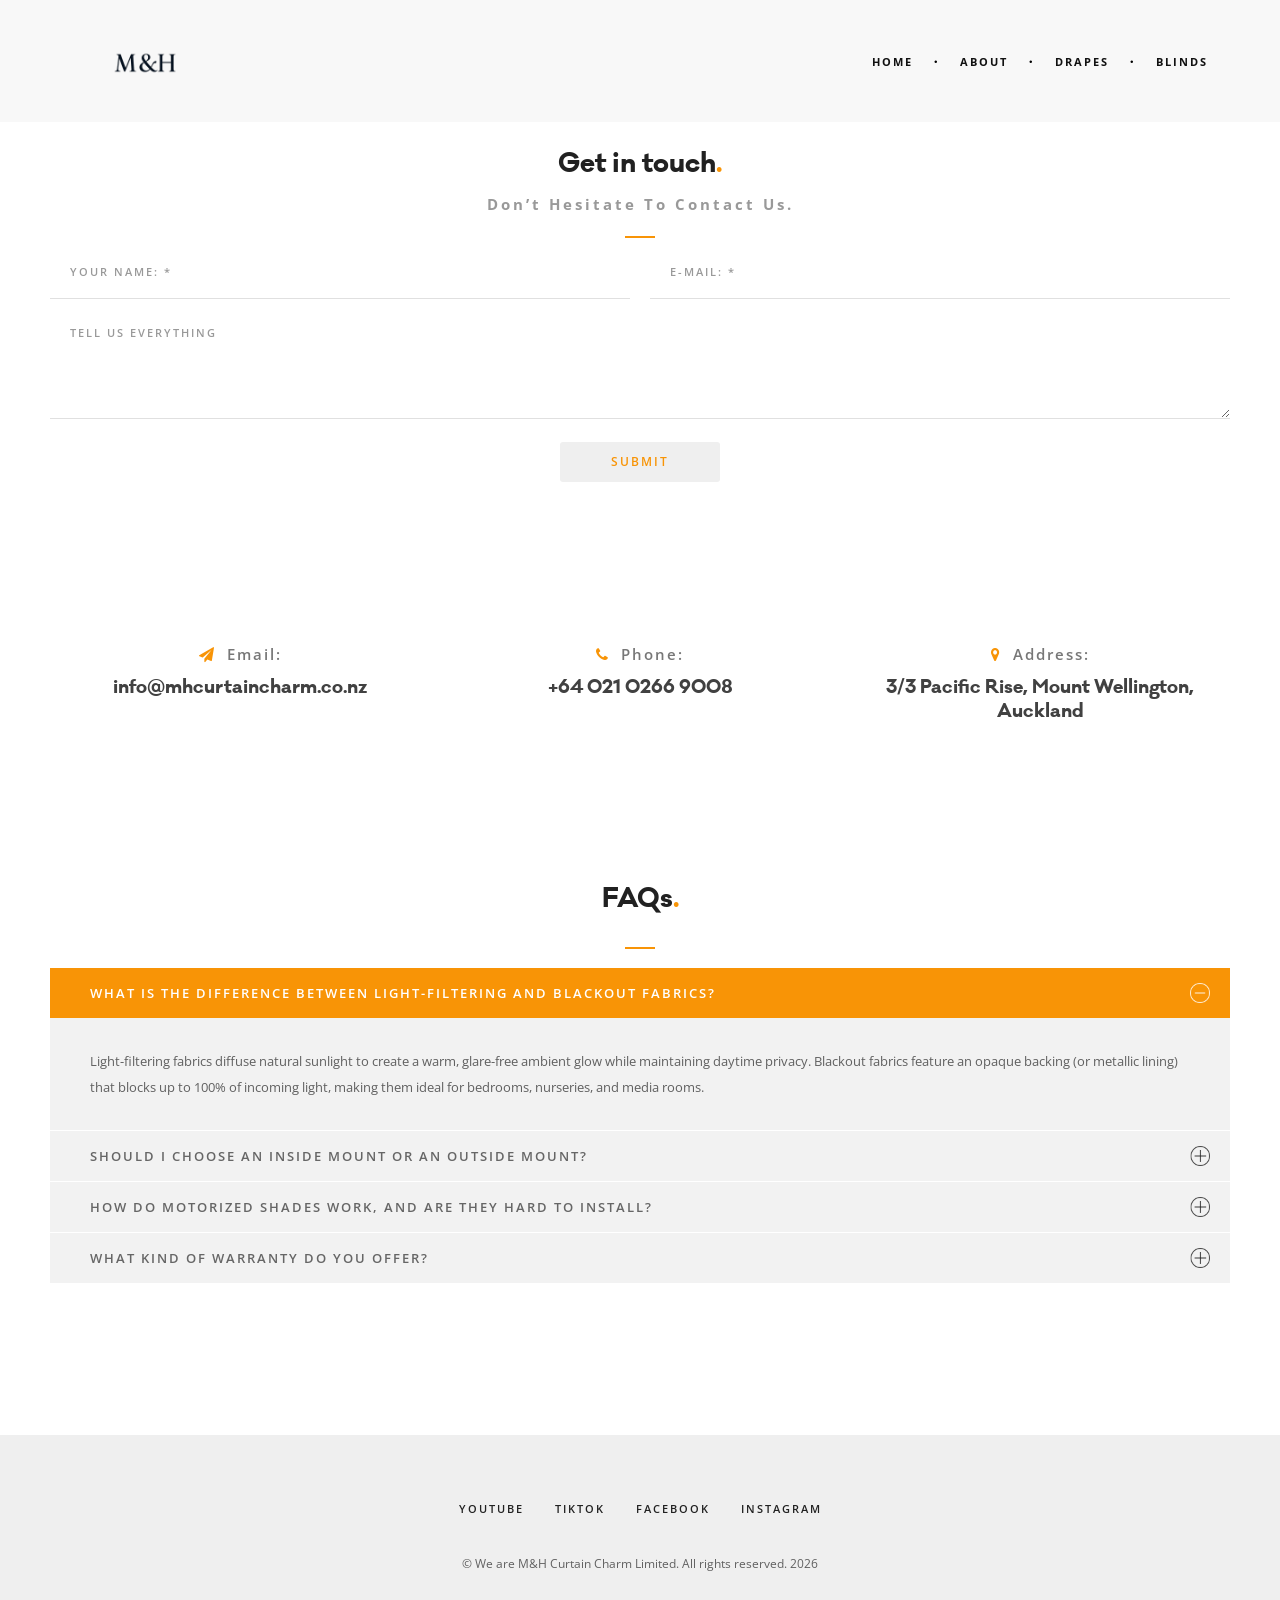
<file: contact.html>
﻿<!DOCTYPE html>
<html class="no-js" lang="en">
<head>
	<meta charset="utf-8">
	<title>M&H Curtain Charm</title>
	<meta name="description" content="">
	<meta name="author" content="">
	<meta name="viewport" content="width=device-width, initial-scale=1, maximum-scale=1">
	
	<link rel="stylesheet" href="css/base.css"/>
	<link rel="stylesheet" href="css/skeleton.css"/>
	<link rel="stylesheet" href="css/layout.css"/>
	<link rel="stylesheet" href="css/font-awesome.css" />
	<link rel="stylesheet" href="css/retina.css"/>
	<link rel="stylesheet" href="css/animsition.min.css"/>
	
	<link rel="shortcut icon" href="favicon.png">
	<link rel="apple-touch-icon" href="apple-touch-icon.png">
	<link rel="apple-touch-icon" sizes="72x72" href="apple-touch-icon-72x72.png">
	<link rel="apple-touch-icon" sizes="114x114" href="apple-touch-icon-114x114.png">
</head>
<body>	
	<div class="animsition">
		<div id="menu-wrap" class="menu-back cbp-af-header">
			<div class="container">
				<div class="sixteen columns">
					<div class="logo"></div>
					<ul class="slimmenu">
						<li>
							<a href="index.html">Home</a>
						</li>
						<li>
							<a href="about.html">About</a>
						</li>
						<li>
							<a href="drapes.html">Drapes</a>
						</li>
						<li> 
							<a href="blinds.html">Blinds</a>
						</li>
					</ul>
				</div>
			</div>
		</div>

		<section class="section white-background padding-top-bottom shadow-sec" id="scroll-link">
			<div class="container">
				<div class="sixteen columns">
					<div class="section-header-text">
						<h4>Get in touch<span>.</span></h4> 
						<p>Don’t hesitate to contact us.</p> 
						<div class="line-header"></div>
					</div>
				</div>
					<div class="clear"></div>
					<form name="ajax-form" id="ajax-form" method="post" data-netlify="true">
						<div class="eight columns" data-scroll-reveal="enter bottom move 100px over 0.6s after 0.2s">
							<label for="name"> 
								<span class="error" id="err-name">please enter name</span>
							</label>
							<input name="name" id="name" type="text"   placeholder="Your Name: *"/>
						</div>
						<div class="eight columns" data-scroll-reveal="enter bottom move 100px over 0.6s after 0.2s">
							<label for="email"> 
								<span class="error" id="err-email">please enter e-mail</span>
								<span class="error" id="err-emailvld">e-mail is not a valid format</span>
							</label>
							<input name="email" id="email" type="text"  placeholder="E-Mail: *"/>
						</div>
						<div class="sixteen columns" data-scroll-reveal="enter bottom move 100px over 0.6s after 0.2s">
							<label for="message"></label>
							<textarea name="message" id="message" placeholder="Tell Us Everything"></textarea>
						</div>
						<div class="sixteen columns" data-scroll-reveal="enter bottom move 100px over 0.6s after 0.2s">
							<div id="button-con"><button class="send_message" id="send"><span data-hover="submit">submit</span></button></div>					
						</div>
						<div class="clear"></div>
						
						<div class="error text-align-center alert alert-yelow" id="err-form">There was a problem validating the form please check!</div>
						<div class="error text-align-center alert alert-red" id="err-timedout">The connection to the server timed out!</div>
						<div class="error text-align-center alert alert-red" id="err-state"></div>
					</form>	
						
					<div class="clear"></div>
					<div id="ajaxsuccess" class="text-align-center"><div class="alert alert-green">Thank you for your submission! We'll be in touch shortly.</div></div>
					<div class="clear"></div>
						
			</div>
		</section>

		<section class="section white-background padding-bottom hidden-sec">
			<div class="container">
				<div class="one-third column">
					<div class="contact-details">
						<p><span>&#xf1d8;</span> Email:</p> 
						<h6>info@mhcurtaincharm.co.nz</h6>
					</div>
				</div>
				<div class="one-third column">
					<div class="contact-details">
						<p><span>&#xf095;</span> Phone:</p>
						<h6>+64 021 0266 9008 </h6>
					</div>
				</div>
				<div class="one-third column">
					<div class="contact-details">
						<p><span>&#xf041;</span> Address:</p>
						<h6>3/3 Pacific Rise, Mount Wellington, Auckland</h6>
					</div>
				</div>
			</div>
		</section>

		<section class="section white-background padding-bottom">
			<div class="container">
				<div class="sixteen columns">
					<div class="section-header-text">
						<h4>FAQs<span>.</span></h4> 
						<p></p> 
						<div class="line-header"></div>
					</div>
				</div>	
				<div class="sixteen columns">
					<div class="accordion">
						<div class="accordion_in  acc_active">
							<div class="acc_head">What is the difference between light-filtering and blackout fabrics?</div>
							<div class="acc_content">
								<p>Light-filtering fabrics diffuse natural sunlight to create a warm, glare-free ambient glow while maintaining daytime privacy. Blackout fabrics feature an opaque backing (or metallic lining) that blocks up to 100% of incoming light, making them ideal for bedrooms, nurseries, and media rooms.</p>
							</div>
						</div>
						<div class="accordion_in">
							<div class="acc_head">Should I choose an Inside Mount or an Outside Mount?</div>
							<div class="acc_content">
								<p>Inside Mount: Fits neatly inside the window frame for a clean, built-in architectural look. Requires a minimum window frame depth.</p>
								<p>Outside Mount: Mounts on the wall or trim outside the window frame. Great for hiding imperfections, blocking extra side-light, or making windows appear larger.</p>
							</div>
						</div>
						<div class="accordion_in">
							<div class="acc_head">How do motorized shades work, and are they hard to install?</div>
							<div class="acc_content">
								<p>Our motorized shades use whisper-quiet, rechargeable Lithium-ion batteries (no hardwiring required) or plug-in adapters. They can be operated via an RF remote control, a mobile app, or paired with smart home systems like Amazon Alexa, Google Assistant, and Apple HomeKit for automated scheduling.</p>
							</div>
						</div>
						<div class="accordion_in">
							<div class="acc_head">What kind of warranty do you offer?</div>
							<div class="acc_content">
								<p>We offer a 3-Year Limited Warranty covering all mechanical components, internal mechanisms, motors, and fabric integrity against manufacturing defects.</p>
							</div>
						</div>
					</div>
				</div>
			</div>
		</section>
		
		<footer class="footer no-shadow">
			<div class="container">
				<div class="sixteen columns">
					<div class="footer-social">
						<a href="#">youtube</a>
						<a href="#">tiktok</a>
						<a href="#">facebook</a>
						<a href="#">instagram</a>
					</div>
				</div>
			</div>
			<div class="container">
				<div class="sixteen columns">
					<div class="footer-copy-text">
						<p>© We are M&H Curtain Charm Limited. All rights reserved. 2026</p>
					</div>
				</div>
			</div>
		</footer> 	
	</div>	

<script type="text/javascript" src="js/jquery.js"></script>	
<script type="text/javascript" src="js/modernizr.custom.js"></script> 
<script type="text/javascript" src="js/jquery.animsition.min.js"></script>
<script type="text/javascript">
(function($) { "use strict";
	$(document).ready(function() {
	  $(".animsition").animsition({
		inClass               :   'zoom-in-sm',
		outClass              :   'zoom-out-sm',
		inDuration            :    800,
		outDuration           :    800,
		linkElement           :   '.animsition-link', 
		loading               :    true,
		loadingParentElement  :   'body', //animsition wrapper element
		loadingClass          :   'animsition-loading',
		unSupportCss          : [ 'animation-duration',
								  '-webkit-animation-duration',
								  '-o-animation-duration'
								],
		overlay               :   false,
		overlayClass          :   'animsition-overlay-slide',
		overlayParentElement  :   'body'
	  });
	});  
})(jQuery);
</script>
<script type="text/javascript" src="js/jquery.easing.js"></script>
<script type="text/javascript" src="js/retina-1.1.0.min.js"></script>
<script type="text/javascript" src="js/classie.js"></script>
<script type="text/javascript" src="js/cbpAnimatedHeader.min.js"></script>
<script type="text/javascript" src="js/menu.js"></script> 	
<script type="text/javascript" src="js/scroll.js"></script> 
<script type="text/javascript" src="js/jquery.counterup.min.js"></script>
<script type="text/javascript" src="js/waypoints.min.js"></script>
<script type="text/javascript" src="js/visible.min.js"></script> 
<script type="text/javascript" src="js/pro-bars.js"></script>	
<script type="text/javascript" src="js/jquery.fitvids.js"></script> 
<script type="text/javascript" src="js/smk-accordion.js"></script>
<script type="text/javascript" src="js/custom-shortcodes.js"></script> 	  
<script type="text/javascript" src="js/contact.js"></script>
<script type="text/javascript" src="js/custom-contact1.js"></script>  	
</body>
</html>
</file>
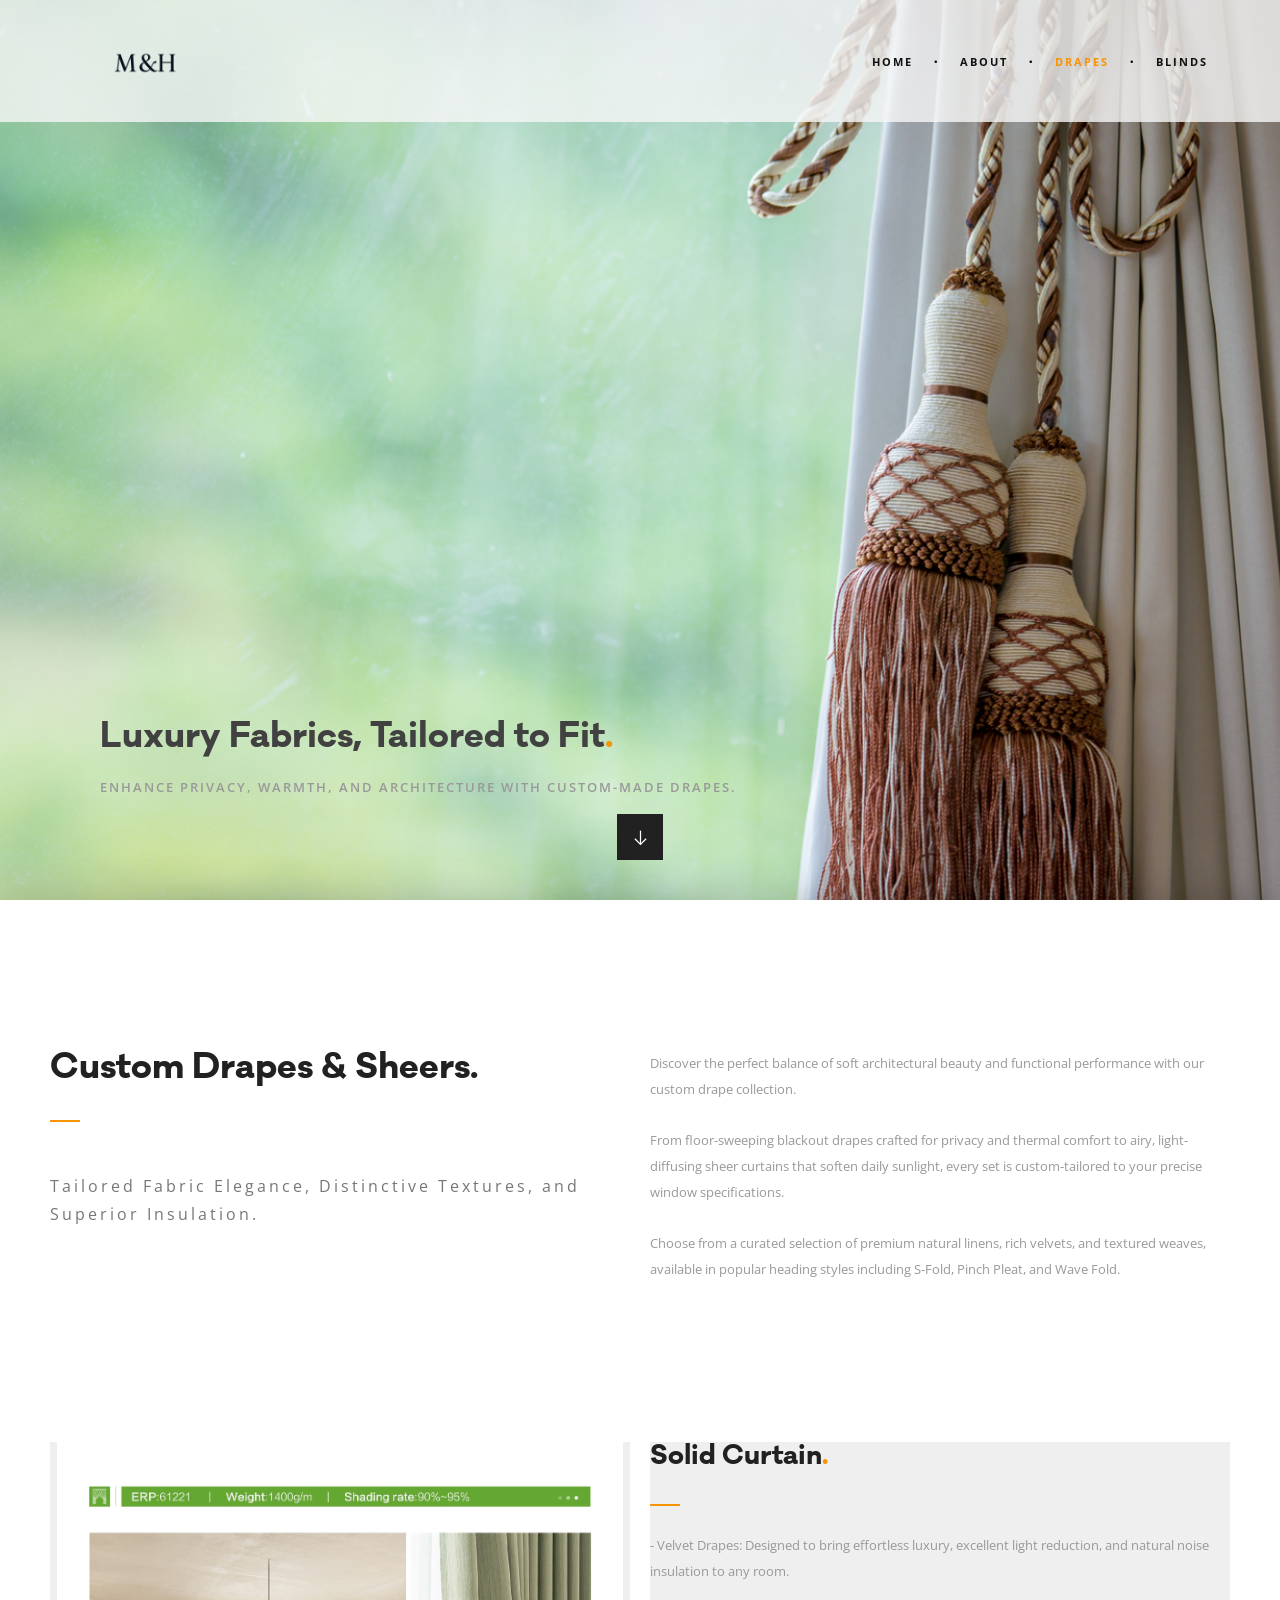
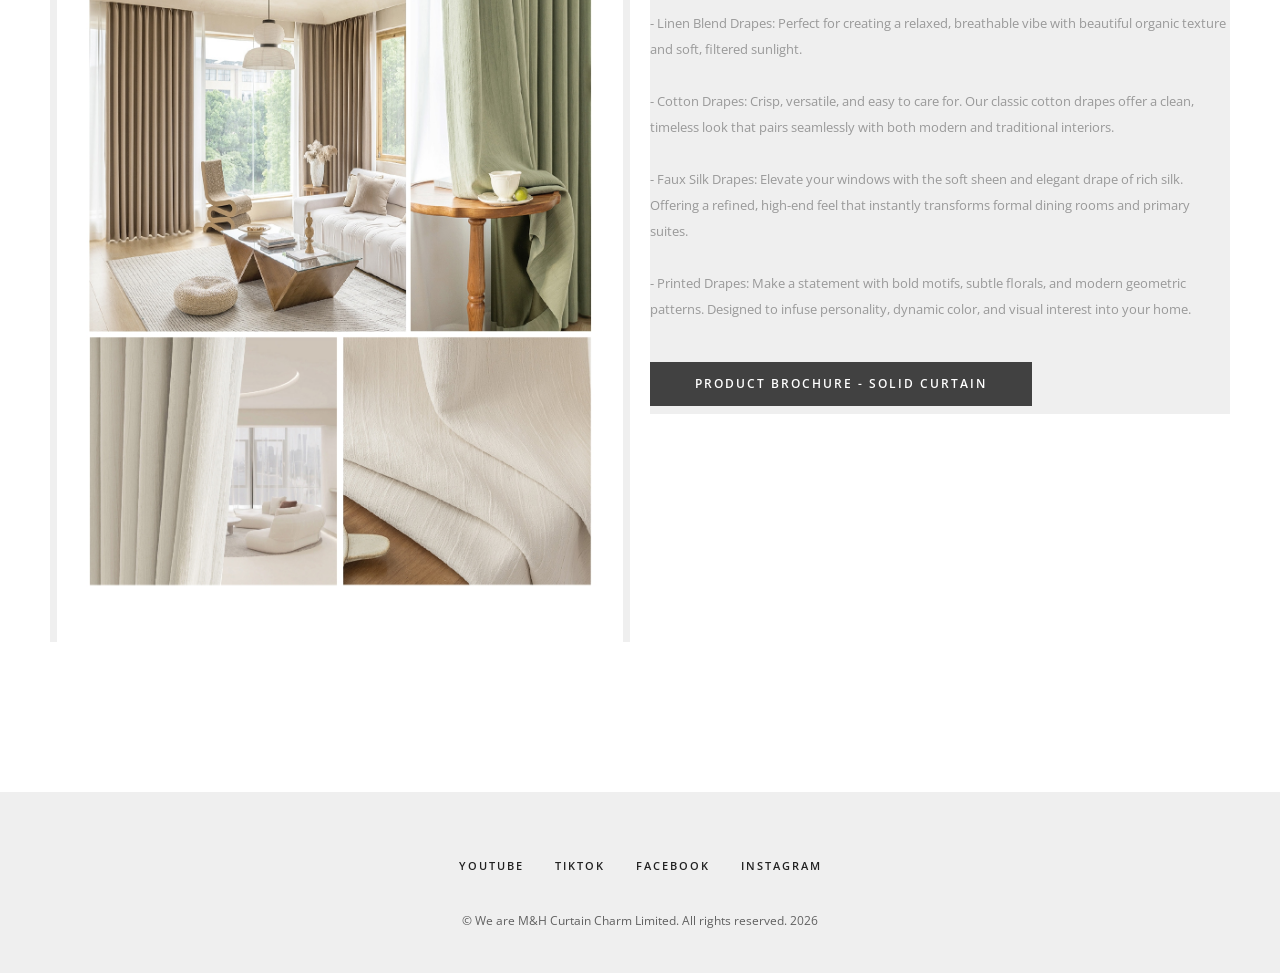
<file: drapes.html>
﻿<!DOCTYPE html>
<html class="no-js" lang="en">
<head>
	<meta charset="utf-8">
	<title>M&H Curtain Charm</title>
	<meta name="description" content="">
	<meta name="author" content="">
	<meta name="viewport" content="width=device-width, initial-scale=1, maximum-scale=1">
	
	<link rel="stylesheet" href="css/base.css"/>
	<link rel="stylesheet" href="css/skeleton.css"/>
	<link rel="stylesheet" href="css/layout.css"/>
	<link rel="stylesheet" href="css/font-awesome.css" />
	<link rel="stylesheet" href="css/retina.css"/>
	<link rel="stylesheet" href="css/animsition.min.css"/>
	
	<link rel="shortcut icon" href="favicon.png">
	<link rel="apple-touch-icon" href="apple-touch-icon.png">
	<link rel="apple-touch-icon" sizes="72x72" href="apple-touch-icon-72x72.png">
	<link rel="apple-touch-icon" sizes="114x114" href="apple-touch-icon-114x114.png">
</head>
<body>	
	<div class="animsition">
		<div id="menu-wrap" class="menu-back cbp-af-header">
			<div class="container">
				<div class="sixteen columns">
					<div class="logo"></div>
					<ul class="slimmenu">
						<li>
							<a href="index.html">Home</a>
						</li>
						<li>
							<a href="about.html">About</a>
						</li>
						<li>
							<a class="active-menu" href="#">Drapes</a>
						</li>
						<li> 
							<a href="blinds.html">Blinds</a>
						</li>
					</ul>
				</div>
			</div>
		</div>

		<section class="cd-section">
			<div class="cd-block">
				<div class="work-top">
					<div class="big-text-portfolio-top">
						<h2>Luxury Fabrics, Tailored to Fit<span>.</span></h2>
						<p>Enhance Privacy, Warmth, and Architecture with Custom-Made Drapes.</p>
					</div>
					<a href="#scroll-link" class="scroll scroll-down"></a>
				</div>
			</div>
		</section>
		
		<section class="section white-background padding-top-bottom shadow-sec" id="scroll-link">
			<div class="container">	
				<div class="eight columns">	
					<div class="section-big-header-text">	
						<h2>Custom Drapes & Sheers<span>.</span></h2>	
						<div class="line-big-header"></div>
						<p>Tailored Fabric Elegance, Distinctive Textures, and Superior Insulation.</p> 
					</div>		
				</div>		
				<div class="eight columns">	
					<p class="text-bottom-margin">Discover the perfect balance of soft architectural beauty and functional performance with our custom drape collection.</p> 
					<p class="text-bottom-margin">From floor-sweeping blackout drapes crafted for privacy and thermal comfort to airy, light-diffusing sheer curtains that soften daily sunlight, every set is custom-tailored to your precise window specifications.</p>	
					<p>Choose from a curated selection of premium natural linens, rich velvets, and textured weaves, available in popular heading styles including S-Fold, Pinch Pleat, and Wave Fold.</p>
				</div>		
			</div>
		</section>

		<section class="section white-background padding-bottom">
			<div class="container">
				<div class="eight columns">
					<div class="columns-block">
						<div class="product-img" style="height: 800px;background-image: url('../images/drape1.png');"></div>
					</div>	
				</div>	
				<div class="eight columns">
					<div class="columns-block">
						<div class="section-header-text-left">
							<h4>Solid Curtain<span>.</span></h4>
							<p></p>
							<div class="line-header"></div>
						</div>
						<br>
						<p>- Velvet Drapes: Designed to bring effortless luxury, excellent light reduction, and natural noise insulation to any room.</p><br>
						<p>- Linen Blend Drapes: Perfect for creating a relaxed, breathable vibe with beautiful organic texture and soft, filtered sunlight.</p><br>
						<p>- Cotton Drapes: Crisp, versatile, and easy to care for. Our classic cotton drapes offer a clean, timeless look that pairs seamlessly with both modern and traditional interiors.</p><br>
						<p>- Faux Silk Drapes: Elevate your windows with the soft sheen and elegant drape of rich silk. Offering a refined, high-end feel that instantly transforms formal dining rooms and primary suites.</p><br>
						<p>- Printed Drapes: Make a statement with bold motifs, subtle florals, and modern geometric patterns. Designed to infuse personality, dynamic color, and visual interest into your home.</p>
						<a href="../brochure/Solid Curtain.pdf" target="_blank" class="btn">Product Brochure - Solid Curtain</a>
					</div>
				</div>					
			</div>
		</section>

		<footer class="footer no-shadow">
			<div class="container">
				<div class="sixteen columns">
					<div class="footer-social">
						<a href="#">youtube</a>
						<a href="#">tiktok</a>
						<a href="#">facebook</a>
						<a href="#">instagram</a>
					</div>
				</div>
			</div>
			<div class="container">
				<div class="sixteen columns">
					<div class="footer-copy-text">
						<p>© We are M&H Curtain Charm Limited. All rights reserved. 2026</p>
					</div>
				</div>
			</div>
		</footer> 	
	</div>		
<script type="text/javascript" src="js/jquery.js"></script>	
<script type="text/javascript" src="js/modernizr.custom.js"></script> 	
<script type="text/javascript" src="js/jquery.animsition.min.js"></script>
<script type="text/javascript">
(function($) { "use strict";
	$(document).ready(function() {
	  $(".animsition").animsition({
		inClass               :   'zoom-in-sm',
		outClass              :   'zoom-out-sm',
		inDuration            :    800,
		outDuration           :    800,
		linkElement           :   '.animsition-link', 
		loading               :    true,
		loadingParentElement  :   'body',
		loadingClass          :   'animsition-loading',
		unSupportCss          : [ 'animation-duration',
								  '-webkit-animation-duration',
								  '-o-animation-duration'
								],
		overlay               :   false,
		overlayClass          :   'animsition-overlay-slide',
		overlayParentElement  :   'body'
	  });
	});  
})(jQuery);
</script>
<script type="text/javascript" src="js/jquery.easing.js"></script>
<script type="text/javascript" src="js/retina-1.1.0.min.js"></script>
<script type="text/javascript" src="js/classie.js"></script>
<script type="text/javascript" src="js/cbpAnimatedHeader.min.js"></script>
<script type="text/javascript" src="js/menu.js"></script> 	
<script type="text/javascript" src="js/scroll.js"></script>
<script type="text/javascript" src="js/imagesloaded.pkgd.min.js"></script> 
<script type="text/javascript" src="js/masonry.js"></script> 
<script type="text/javascript" src="js/isotope.js"></script> 
<script type="text/javascript" src="js/custom-work.js"></script>
</body>
</html>
</file>
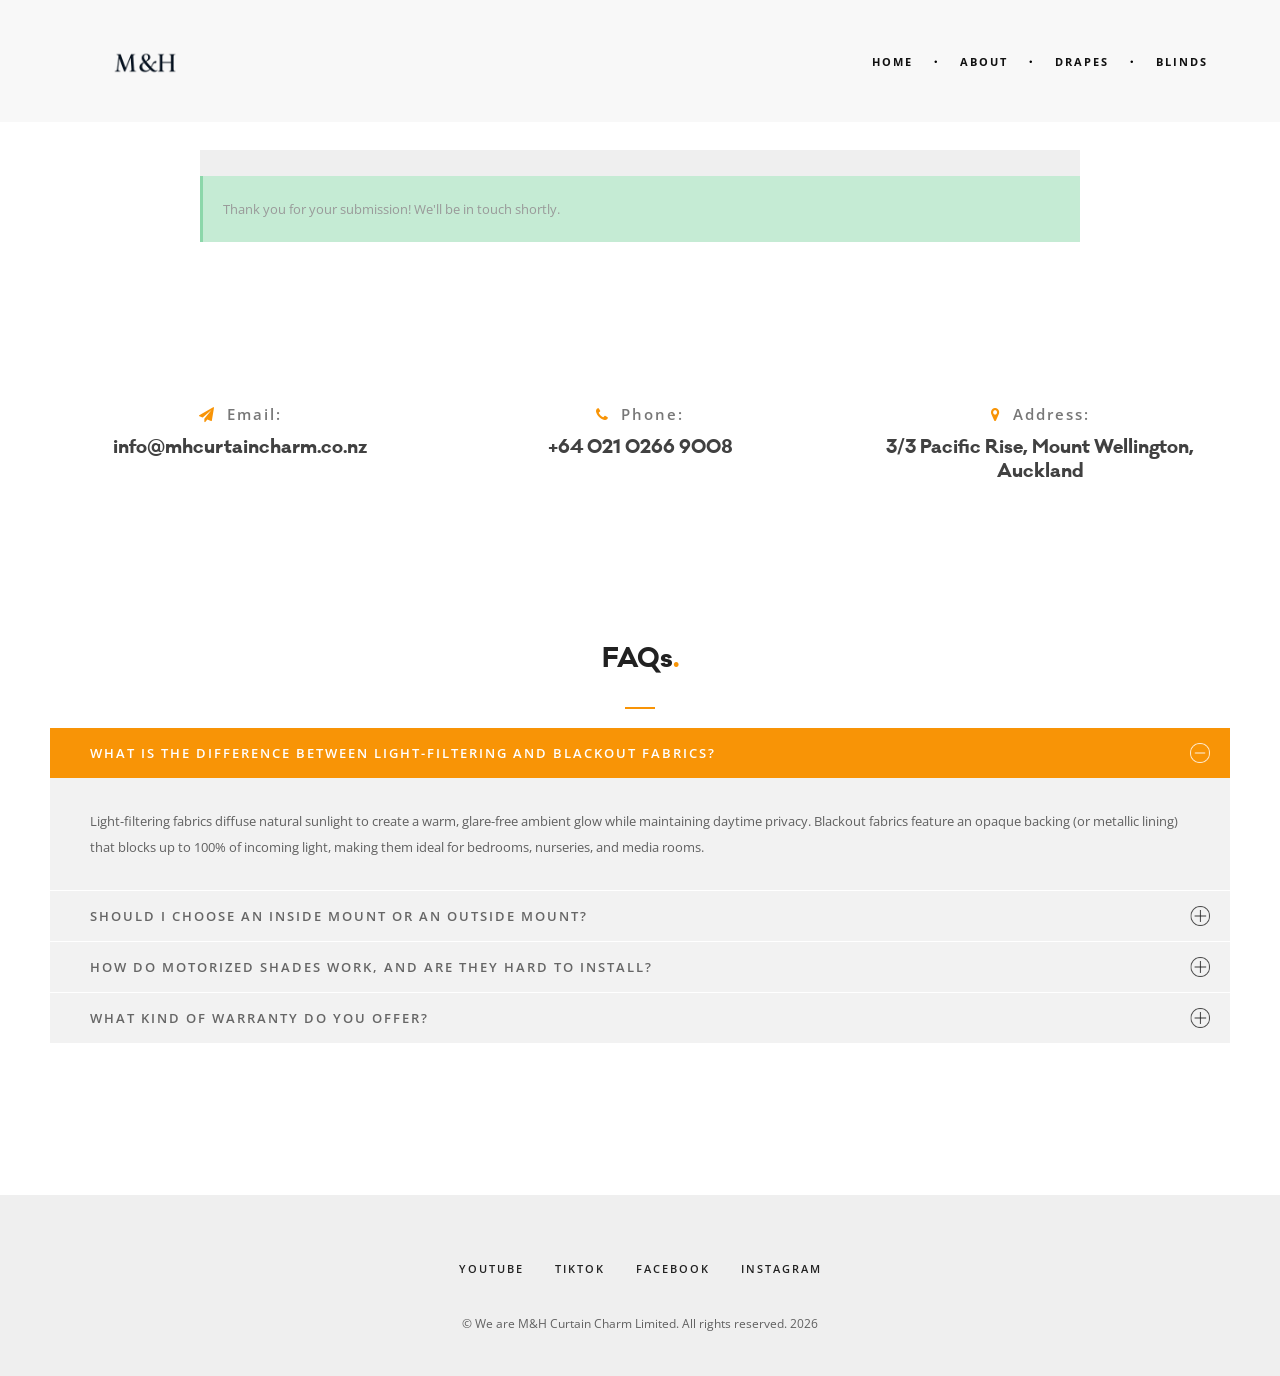
<file: thanks.html>
﻿<!DOCTYPE html>
<html class="no-js" lang="en">
<head>
	<meta charset="utf-8">
	<title>M&H Curtain Charm</title>
	<meta name="description" content="">
	<meta name="author" content="">
	<meta name="viewport" content="width=device-width, initial-scale=1, maximum-scale=1">
	
	<link rel="stylesheet" href="css/base.css"/>
	<link rel="stylesheet" href="css/skeleton.css"/>
	<link rel="stylesheet" href="css/layout.css"/>
	<link rel="stylesheet" href="css/font-awesome.css" />
	<link rel="stylesheet" href="css/retina.css"/>
	<link rel="stylesheet" href="css/animsition.min.css"/>
	
	<link rel="shortcut icon" href="favicon.png">
	<link rel="apple-touch-icon" href="apple-touch-icon.png">
	<link rel="apple-touch-icon" sizes="72x72" href="apple-touch-icon-72x72.png">
	<link rel="apple-touch-icon" sizes="114x114" href="apple-touch-icon-114x114.png">
</head>
<body>	
	<div class="animsition">
		<div id="menu-wrap" class="menu-back cbp-af-header">
			<div class="container">
				<div class="sixteen columns">
					<div class="logo"></div>
					<ul class="slimmenu">
						<li>
							<a href="index.html">Home</a>
						</li>
						<li>
							<a href="about.html">About</a>
						</li>
						<li>
							<a href="drapes.html">Drapes</a>
						</li>
						<li> 
							<a href="blinds.html">Blinds</a>
						</li>
					</ul>
				</div>
			</div>
		</div>

		<section class="section white-background padding-top-bottom shadow-sec" id="scroll-link">
			<div class="container">
				<div class="two columns">
					<div class="columns-block">
					</div>	
				</div>	
				<div class="twelve columns">
					<div class="columns-block">
						<br>
						<div class="alert alert-green">Thank you for your submission! We'll be in touch shortly.</div>
					</div>
				</div>	
				<div class="two columns">
					<div class="columns-block">
					</div>	
				</div>						
			</div>
		</section>

		<section class="section white-background padding-bottom">
			<div class="container">
				<div class="one-third column">
					<div class="contact-details">
						<p><span>&#xf1d8;</span> Email:</p> 
						<h6>info@mhcurtaincharm.co.nz</h6>
					</div>
				</div>
				<div class="one-third column">
					<div class="contact-details">
						<p><span>&#xf095;</span> Phone:</p>
						<h6>+64 021 0266 9008 </h6>
					</div>
				</div>
				<div class="one-third column">
					<div class="contact-details">
						<p><span>&#xf041;</span> Address:</p>
						<h6>3/3 Pacific Rise, Mount Wellington, Auckland</h6>
					</div>
				</div>
			</div>
		</section>

		<section class="section white-background padding-bottom">
			<div class="container">
				<div class="sixteen columns">
					<div class="section-header-text">
						<h4>FAQs<span>.</span></h4> 
						<p></p> 
						<div class="line-header"></div>
					</div>
				</div>	
				<div class="sixteen columns">
					<div class="accordion">
						<div class="accordion_in  acc_active">
							<div class="acc_head">What is the difference between light-filtering and blackout fabrics?</div>
							<div class="acc_content">
								<p>Light-filtering fabrics diffuse natural sunlight to create a warm, glare-free ambient glow while maintaining daytime privacy. Blackout fabrics feature an opaque backing (or metallic lining) that blocks up to 100% of incoming light, making them ideal for bedrooms, nurseries, and media rooms.</p>
							</div>
						</div>
						<div class="accordion_in">
							<div class="acc_head">Should I choose an Inside Mount or an Outside Mount?</div>
							<div class="acc_content">
								<p>Inside Mount: Fits neatly inside the window frame for a clean, built-in architectural look. Requires a minimum window frame depth.</p>
								<p>Outside Mount: Mounts on the wall or trim outside the window frame. Great for hiding imperfections, blocking extra side-light, or making windows appear larger.</p>
							</div>
						</div>
						<div class="accordion_in">
							<div class="acc_head">How do motorized shades work, and are they hard to install?</div>
							<div class="acc_content">
								<p>Our motorized shades use whisper-quiet, rechargeable Lithium-ion batteries (no hardwiring required) or plug-in adapters. They can be operated via an RF remote control, a mobile app, or paired with smart home systems like Amazon Alexa, Google Assistant, and Apple HomeKit for automated scheduling.</p>
							</div>
						</div>
						<div class="accordion_in">
							<div class="acc_head">What kind of warranty do you offer?</div>
							<div class="acc_content">
								<p>We offer a 3-Year Limited Warranty covering all mechanical components, internal mechanisms, motors, and fabric integrity against manufacturing defects.</p>
							</div>
						</div>
					</div>
				</div>
			</div>
		</section>
		
		<footer class="footer no-shadow">
			<div class="container">
				<div class="sixteen columns">
					<div class="footer-social">
						<a href="#">youtube</a>
						<a href="#">tiktok</a>
						<a href="#">facebook</a>
						<a href="#">instagram</a>
					</div>
				</div>
			</div>
			<div class="container">
				<div class="sixteen columns">
					<div class="footer-copy-text">
						<p>© We are M&H Curtain Charm Limited. All rights reserved. 2026</p>
					</div>
				</div>
			</div>
		</footer> 	
	</div>	

<script type="text/javascript" src="js/jquery.js"></script>	
<script type="text/javascript" src="js/modernizr.custom.js"></script> 
<script type="text/javascript" src="js/jquery.animsition.min.js"></script>
<script type="text/javascript">
(function($) { "use strict";
	$(document).ready(function() {
	  $(".animsition").animsition({
		inClass               :   'zoom-in-sm',
		outClass              :   'zoom-out-sm',
		inDuration            :    800,
		outDuration           :    800,
		linkElement           :   '.animsition-link', 
		loading               :    true,
		loadingParentElement  :   'body', //animsition wrapper element
		loadingClass          :   'animsition-loading',
		unSupportCss          : [ 'animation-duration',
								  '-webkit-animation-duration',
								  '-o-animation-duration'
								],
		overlay               :   false,
		overlayClass          :   'animsition-overlay-slide',
		overlayParentElement  :   'body'
	  });
	});  
})(jQuery);
</script>
<script type="text/javascript" src="js/jquery.easing.js"></script>
<script type="text/javascript" src="js/retina-1.1.0.min.js"></script>
<script type="text/javascript" src="js/classie.js"></script>
<script type="text/javascript" src="js/cbpAnimatedHeader.min.js"></script>
<script type="text/javascript" src="js/menu.js"></script> 	
<script type="text/javascript" src="js/scroll.js"></script> 
<script type="text/javascript" src="js/jquery.counterup.min.js"></script>
<script type="text/javascript" src="js/waypoints.min.js"></script>
<script type="text/javascript" src="js/visible.min.js"></script> 
<script type="text/javascript" src="js/pro-bars.js"></script>	
<script type="text/javascript" src="js/jquery.fitvids.js"></script> 
<script type="text/javascript" src="js/smk-accordion.js"></script>
<script type="text/javascript" src="js/custom-shortcodes.js"></script> 	  
<script type="text/javascript" src="js/contact.js"></script>
<script type="text/javascript" src="js/custom-contact1.js"></script>  	
</body>
</html>
</file>
<file: css/base.css>
/*
* Skeleton V1.2
* Copyright 2011, Dave Gamache
* www.getskeleton.com
* Free to use under the MIT license.
* http://www.opensource.org/licenses/mit-license.php
* 6/20/2012
*/


/* Table of Content
==================================================
	#Reset & Basics
	#Basic Styles
	#Site Styles
	#Typography
	#Links
	#Lists
	#Images
	#Buttons
	#Forms
	#Misc */


/* #Reset & Basics (Inspired by E. Meyers)
================================================== */
	html, body, div, span, applet, object, iframe, h1, h2, h3, h4, h5, h6, p, blockquote, pre, a, abbr, acronym, address, big, cite, code, del, dfn, em, img, ins, kbd, q, s, samp, small, strike, strong, sub, sup, tt, var, b, u, i, center, dl, dt, dd, ol, ul, li, fieldset, form, label, legend, table, caption, tbody, tfoot, thead, tr, th, td, article, aside, canvas, details, embed, figure, figcaption, footer, header, hgroup, menu, nav, output, ruby, section, summary, time, mark, audio, video, select{
		margin: 0;
		padding: 0;
		border: 0;
		font-size: 100%;
		font: inherit;
		vertical-align: baseline; }
	article, aside, details, figcaption, figure, footer, header, hgroup, menu, nav, section {
		display: block; }
	body {
		line-height: 1; }
	ol, ul {
		list-style: none; }
	blockquote, q {
		quotes: none; }
	blockquote:before, blockquote:after,
	q:before, q:after {
		content: '';
		content: none; }
	table {
		border-collapse: collapse;
		border-spacing: 0; }

/* #Basic Styles
================================================== */
body {
	background: #f2f2f2;
	font-family: 'Open Sans', sans-serif;
	font-weight:400;
	font-size: 13px;
	line-height:26px;
	color:#999999;
	overflow-x:hidden;
	-webkit-font-smoothing: antialiased; /* Fix for webkit rendering */
	text-shadow: 1px 1px 1px rgba(0,0,0,0.004);
	-webkit-text-size-adjust: 100%;
 }
 html {
		overflow-x:hidden; 
	height:100%;
}
/* #Typography
================================================== */
	h1, h2, h3, h4, h5, h6 {
		color: #414141;
		font-family: 'Galano-Bold';
		text-align:center;
	}
	h1 a, h2 a, h3 a, h4 a, h5 a, h6 a { font-weight: inherit; }
	h1 { font-size: 40px; line-height:46px; }
	h2 { font-size: 34px; line-height:40px;}
	h3 { font-size: 30px; line-height: 36px;}
	h4 { font-size: 26px; line-height: 32px;}
	h5 { font-size: 22px; line-height: 28px;}
	h6 { font-size: 18px; line-height: 24px;}


	p {  }
	p img { margin: 0; }
	p.lead { font-size: 21px; line-height: 27px; color: #777;  }

	em { font-style: italic; }
	strong { font-weight: 600;}
	small { font-size: 80%; }
	


/*	Blockquotes  */
	blockquote, blockquote p { font-size: 17px; line-height: 24px; color: #777; }
	blockquote { margin: 0 0 20px; padding: 9px 20px 0 19px; }
	blockquote cite { display: block; font-size: 12px; color: #555; }
	blockquote cite:before { content: "\2014 \0020"; }
	blockquote cite a, blockquote cite a:visited, blockquote cite a:visited { color: #555; }

	hr { border: solid #323a3d; border-width: 1px 0 0; clear: both; margin:0 10px 0 10px; height: 0; position:relative;}


/* #Links
================================================== */
	a, a:visited { text-decoration: none; }
	a:hover, a:focus { color: #e74c3c;}
	p a, p a:visited { line-height: inherit; text-decoration: none;}
	a:focus{
	outline:none;
	}

/* #Lists
================================================== */
	ul, ol { }
	ul { list-style: none outside; }
	ol { list-style: decimal; }
	ol, ul.square, ul.circle, ul.disc { margin-left: 30px; }
	ul.square { list-style: square outside; }
	ul.circle { list-style: circle outside; }
	ul.disc { list-style: disc outside; }
	ul ul, ul ol,
	ol ol, ol ul { font-size: 90%;  }
	ul ul li, ul ol li,
	ol ol li, ol ul li {  }
	li { line-height: 18px; }
	ul.large li { line-height: 21px; }
	li p { line-height: 21px; }
/* #Buttons
================================================== */

	.button,
	button,
	input[type="submit"],
	input[type="reset"],
	input[type="button"] {
	background:#363636;	
	margin-top:10px;
	border:none;
	  color: #dfdfdf;
	  display: inline-block;
	  font-size: 16px;
	  cursor: pointer;
	  line-height: normal;
	  padding: 15px 25px;
	-webkit-transition : all 0.3s ease-out;
	-moz-transition : all 0.3s ease-out;
	-o-transition :all 0.3s ease-out;
	transition : all 0.3s ease-out; 
	width:100%}

	.button:hover,
	button:hover,
	input[type="submit"]:hover,
	input[type="reset"]:hover,
	input[type="button"]:hover {	
	  color: #e74c3c;
	background:#292929;	 }

	.button:active,
	button:active,
	input[type="submit"]:active,
	input[type="reset"]:active,
	input[type="button"]:active {	
	  color: #e74c3c;}

	.button.full-width,
	button.full-width,
	input[type="submit"].full-width,
	input[type="reset"].full-width,
	input[type="button"].full-width {
		width: 100%;
		padding-left: 0 !important;
		padding-right: 0 !important;
		text-align: center; }

	/* Fix for odd Mozilla border & padding issues */
	button::-moz-focus-inner,
	input::-moz-focus-inner {
    border: 0;
    padding: 0;
	}
/* #Images
================================================== */






/* #Misc
================================================== */
	.remove-bottom { margin-bottom: 0 !important; }
	.half-bottom { margin-bottom: 10px !important; }
	.add-bottom { margin-bottom: 20px !important; }

.clear {
	clear: both;
	display: block;
	overflow: hidden;
	visibility: hidden;
	width: 0;
	height: 0;
}
::selection {
	background: rgba(100,100,100,.2); /* Safari */
	}
::-moz-selection {
	background: rgba(100,100,100,.2); /* Firefox */
}
</file>
<file: css/skeleton.css>
/*
* Skeleton V1.2 improved by IG Design
* Copyright 2011, Dave Gamache
* www.getskeleton.com
* Free to use under the MIT license.
* http://www.opensource.org/licenses/mit-license.php
* 6/20/2012
*/


/* Table of Contents
==================================================
	#Base 1350 Grid
	#Base 1200 Grid
    #Base 960 Grid
    #Tablet (Portrait)
    #Mobile (Portrait)
    #Mobile (Landscape)
    #Clearing */


	
/* #Base 1350 Grid
================================================== */	
	
		.container                                  { position: relative; width: 1360px; margin: 0 auto; padding: 0; }
		.container .column,
		.container .columns                         { float: left; display: inline; margin-left: 25px; margin-right: 25px; margin-top: 25px; margin-bottom: 25px;}
		.row                                        { margin-bottom: 50px; }

		/* Nested Column Classes */
		.column.alpha, .columns.alpha               { margin-left: 0; }
		.column.omega, .columns.omega               { margin-right: 0; }

		/* Base Grid */
		.container .one.column,
		.container .one.columns                     { width: 35px;  }
		.container .two.columns                     { width: 120px; }
		.container .three.columns                   { width: 205px; }
		.container .four.columns                    { width: 290px; }
		.container .five.columns                    { width: 375px; }
		.container .six.columns                     { width: 460px; }
		.container .seven.columns                   { width: 545px; }
		.container .eight.columns                   { width: 630px; }
		.container .nine.columns                    { width: 715px; }
		.container .ten.columns                     { width: 800px; }
		.container .eleven.columns                  { width: 885px; }
		.container .twelve.columns                  { width: 970px; }
		.container .thirteen.columns                { width: 1055px; }
		.container .fourteen.columns                { width: 1140px; }
		.container .fifteen.columns                 { width: 1225px; }
		.container .sixteen.columns                 { width: 1310px; }

		.container .one-third.column                { width: 403.333333px; }
		.container .two-thirds.column               { width: 856.666666px; }

		/* Offsets */
		.container .offset-by-one                   { padding-left: 85px;  }
		.container .offset-by-two                   { padding-left: 170px; }
		.container .offset-by-three                 { padding-left: 255px; }
		.container .offset-by-four                  { padding-left: 340px; }
		.container .offset-by-five                  { padding-left: 425px; }
		.container .offset-by-six                   { padding-left: 510px; }
		.container .offset-by-seven                 { padding-left: 595px; }
		.container .offset-by-eight                 { padding-left: 680px; }
		.container .offset-by-nine                  { padding-left: 765px; }
		.container .offset-by-ten                   { padding-left: 850px; }
		.container .offset-by-eleven                { padding-left: 935px; }
		.container .offset-by-twelve                { padding-left: 1020px; }
		.container .offset-by-thirteen              { padding-left: 1105px; }
		.container .offset-by-fourteen              { padding-left: 1190px; }
		.container .offset-by-fifteen               { padding-left: 1275px; }	
	
	
	

	
/* #Base 1200 Grid
================================================== */	
	@media only screen and (min-width: 1200px) and (max-width: 1359px) {	
		.container                                  { position: relative; width: 1200px; margin: 0 auto; padding: 0; }
		.container .column,
		.container .columns                         { float: left; display: inline; margin-left: 10px; margin-right: 10px; margin-top: 10px; margin-bottom: 10px;}
		.row                                        { margin-bottom: 20px; }

		/* Nested Column Classes */
		.column.alpha, .columns.alpha               { margin-left: 0; }
		.column.omega, .columns.omega               { margin-right: 0; }

		/* Base Grid */
		.container .one.column,
		.container .one.columns                     { width: 55px;  }
		.container .two.columns                     { width: 130px; }
		.container .three.columns                   { width: 205px; }
		.container .four.columns                    { width: 280px; }
		.container .five.columns                    { width: 355px; }
		.container .six.columns                     { width: 430px; }
		.container .seven.columns                   { width: 505px; }
		.container .eight.columns                   { width: 580px; }
		.container .nine.columns                    { width: 655px; }
		.container .ten.columns                     { width: 730px; }
		.container .eleven.columns                  { width: 805px; }
		.container .twelve.columns                  { width: 880px; }
		.container .thirteen.columns                { width: 955px; }
		.container .fourteen.columns                { width: 1030px; }
		.container .fifteen.columns                 { width: 1105px; }
		.container .sixteen.columns                 { width: 1180px; }

		.container .one-third.column                { width: 380px; }
		.container .two-thirds.column               { width: 780px; }

		/* Offsets */
		.container .offset-by-one                   { padding-left: 75px;  }
		.container .offset-by-two                   { padding-left: 150px; }
		.container .offset-by-three                 { padding-left: 225px; }
		.container .offset-by-four                  { padding-left: 300px; }
		.container .offset-by-five                  { padding-left: 375px; }
		.container .offset-by-six                   { padding-left: 450px; }
		.container .offset-by-seven                 { padding-left: 525px; }
		.container .offset-by-eight                 { padding-left: 600px; }
		.container .offset-by-nine                  { padding-left: 675px; }
		.container .offset-by-ten                   { padding-left: 750px; }
		.container .offset-by-eleven                { padding-left: 825px; }
		.container .offset-by-twelve                { padding-left: 900px; }
		.container .offset-by-thirteen              { padding-left: 975px; }
		.container .offset-by-fourteen              { padding-left: 1050px; }
		.container .offset-by-fifteen               { padding-left: 1125px; }	
	}	
	
	
	

/* #Base 960 Grid
================================================== */

	@media only screen and (min-width: 960px) and (max-width: 1199px) {
		.container                                  { position: relative; width: 960px; margin: 0 auto; padding: 0; }
		.container .column,
		.container .columns                         { float: left; display: inline; margin-left: 10px; margin-right: 10px; margin-top: 10px; margin-bottom: 10px;}
		.row                                        { margin-bottom: 20px; }

		/* Nested Column Classes */
		.column.alpha, .columns.alpha               { margin-left: 0; }
		.column.omega, .columns.omega               { margin-right: 0; }

		/* Base Grid */
		.container .one.column,
		.container .one.columns                     { width: 40px;  }
		.container .two.columns                     { width: 100px; }
		.container .three.columns                   { width: 160px; }
		.container .four.columns                    { width: 220px; }
		.container .five.columns                    { width: 280px; }
		.container .six.columns                     { width: 340px; }
		.container .seven.columns                   { width: 400px; }
		.container .eight.columns                   { width: 460px; }
		.container .nine.columns                    { width: 520px; }
		.container .ten.columns                     { width: 580px; }
		.container .eleven.columns                  { width: 640px; }
		.container .twelve.columns                  { width: 700px; }
		.container .thirteen.columns                { width: 760px; }
		.container .fourteen.columns                { width: 820px; }
		.container .fifteen.columns                 { width: 880px; }
		.container .sixteen.columns                 { width: 940px; }

		.container .one-third.column                { width: 300px; }
		.container .two-thirds.column               { width: 620px; }

		/* Offsets */
		.container .offset-by-one                   { padding-left: 60px;  }
		.container .offset-by-two                   { padding-left: 120px; }
		.container .offset-by-three                 { padding-left: 180px; }
		.container .offset-by-four                  { padding-left: 240px; }
		.container .offset-by-five                  { padding-left: 300px; }
		.container .offset-by-six                   { padding-left: 360px; }
		.container .offset-by-seven                 { padding-left: 420px; }
		.container .offset-by-eight                 { padding-left: 480px; }
		.container .offset-by-nine                  { padding-left: 540px; }
		.container .offset-by-ten                   { padding-left: 600px; }
		.container .offset-by-eleven                { padding-left: 660px; }
		.container .offset-by-twelve                { padding-left: 720px; }
		.container .offset-by-thirteen              { padding-left: 780px; }
		.container .offset-by-fourteen              { padding-left: 840px; }
		.container .offset-by-fifteen               { padding-left: 900px; }
	}


/* #Tablet (Portrait)
================================================== */

    /* Note: Design for a width of 768px */

    @media only screen and (min-width: 768px) and (max-width: 959px) {
        .container                                  { width: 768px; }
        .container .column,
        .container .columns                         { margin-left: 10px; margin-right: 10px;  margin-top: 10px; margin-bottom: 10px;}
        .column.alpha, .columns.alpha               { margin-left: 0; margin-right: 10px; }
        .column.omega, .columns.omega               { margin-right: 0; margin-left: 10px; }
        .alpha.omega                                { margin-left: 0; margin-right: 0; }

        .container .one.column,
        .container .one.columns                     { width: 28px; }
        .container .two.columns                     { width: 76px; }
        .container .three.columns                   { width: 124px; }
        .container .four.columns                    { width: 172px; }
        .container .five.columns                    { width: 220px; }
        .container .six.columns                     { width: 268px; }
        .container .seven.columns                   { width: 316px; }
        .container .eight.columns                   { width: 364px; }
        .container .nine.columns                    { width: 412px; }
        .container .ten.columns                     { width: 460px; }
        .container .eleven.columns                  { width: 508px; }
        .container .twelve.columns                  { width: 556px; }
        .container .thirteen.columns                { width: 604px; }
        .container .fourteen.columns                { width: 652px; }
        .container .fifteen.columns                 { width: 700px; }
        .container .sixteen.columns                 { width: 748px; }

        .container .one-third.column                { width: 236px; }
        .container .two-thirds.column               { width: 492px; }

        /* Offsets */
        .container .offset-by-one                   { padding-left: 48px; }
        .container .offset-by-two                   { padding-left: 96px; }
        .container .offset-by-three                 { padding-left: 144px; }
        .container .offset-by-four                  { padding-left: 192px; }
        .container .offset-by-five                  { padding-left: 240px; }
        .container .offset-by-six                   { padding-left: 288px; }
        .container .offset-by-seven                 { padding-left: 336px; }
        .container .offset-by-eight                 { padding-left: 384px; }
        .container .offset-by-nine                  { padding-left: 432px; }
        .container .offset-by-ten                   { padding-left: 480px; }
        .container .offset-by-eleven                { padding-left: 528px; }
        .container .offset-by-twelve                { padding-left: 576px; }
        .container .offset-by-thirteen              { padding-left: 624px; }
        .container .offset-by-fourteen              { padding-left: 672px; }
        .container .offset-by-fifteen               { padding-left: 720px; }
    }


/*  #Mobile (Portrait)
================================================== */


    @media only screen and (min-width: 480px) and (max-width: 767px) {
        .container { width: 420px; }
        .container .columns,
        .container .column {  margin-left: 0; margin-right: 0; margin-top: 10px; margin-bottom: 10px;}

        .container .one.column,
        .container .one.columns,
        .container .two.columns,
        .container .three.columns,
        .container .four.columns,
        .container .five.columns,
        .container .six.columns,
        .container .seven.columns,
        .container .eight.columns,
        .container .nine.columns,
        .container .ten.columns,
        .container .eleven.columns,
        .container .twelve.columns,
        .container .thirteen.columns,
        .container .fourteen.columns,
        .container .fifteen.columns,
        .container .sixteen.columns,
        .container .one-third.column,
        .container .two-thirds.column  { width: 420px; }

        /* Offsets */
        .container .offset-by-one,
        .container .offset-by-two,
        .container .offset-by-three,
        .container .offset-by-four,
        .container .offset-by-five,
        .container .offset-by-six,
        .container .offset-by-seven,
        .container .offset-by-eight,
        .container .offset-by-nine,
        .container .offset-by-ten,
        .container .offset-by-eleven,
        .container .offset-by-twelve,
        .container .offset-by-thirteen,
        .container .offset-by-fourteen,
        .container .offset-by-fifteen { padding-left: 0; }

    }

/* #Mobile 
================================================== */


    @media only screen and (min-width: 320px) and (max-width: 479px) {
        .container { width: 300px; }
        .container .columns,
        .container .column {  margin-left: 0; margin-right: 0;  margin-top: 10px; margin-bottom: 10px;}

        .container .one.column,
        .container .one.columns,
        .container .two.columns,
        .container .three.columns,
        .container .four.columns,
        .container .five.columns,
        .container .six.columns,
        .container .seven.columns,
        .container .eight.columns,
        .container .nine.columns,
        .container .ten.columns,
        .container .eleven.columns,
        .container .twelve.columns,
        .container .thirteen.columns,
        .container .fourteen.columns,
        .container .fifteen.columns,
        .container .sixteen.columns,
        .container .one-third.column,
        .container .two-thirds.column { width: 300px; }

        /* Offsets */
        .container .offset-by-one,
        .container .offset-by-two,
        .container .offset-by-three,
        .container .offset-by-four,
        .container .offset-by-five,
        .container .offset-by-six,
        .container .offset-by-seven,
        .container .offset-by-eight,
        .container .offset-by-nine,
        .container .offset-by-ten,
        .container .offset-by-eleven,
        .container .offset-by-twelve,
        .container .offset-by-thirteen,
        .container .offset-by-fourteen,
        .container .offset-by-fifteen { padding-left: 0; }
    }


/* #Mobile (Landscape)
================================================== */

    /* Note: Design for a width of 320px */

    @media only screen and (max-width: 319px) {
        .container { width: 220px; }
        .container .columns,
        .container .column { margin-left: 0; margin-right: 0; margin-top: 10px; margin-bottom: 10px;}

        .container .one.column,
        .container .one.columns,
        .container .two.columns,
        .container .three.columns,
        .container .four.columns,
        .container .five.columns,
        .container .six.columns,
        .container .seven.columns,
        .container .eight.columns,
        .container .nine.columns,
        .container .ten.columns,
        .container .eleven.columns,
        .container .twelve.columns,
        .container .thirteen.columns,
        .container .fourteen.columns,
        .container .fifteen.columns,
        .container .sixteen.columns,
        .container .one-third.column,
        .container .two-thirds.column { width: 220px; }

        /* Offsets */
        .container .offset-by-one,
        .container .offset-by-two,
        .container .offset-by-three,
        .container .offset-by-four,
        .container .offset-by-five,
        .container .offset-by-six,
        .container .offset-by-seven,
        .container .offset-by-eight,
        .container .offset-by-nine,
        .container .offset-by-ten,
        .container .offset-by-eleven,
        .container .offset-by-twelve,
        .container .offset-by-thirteen,
        .container .offset-by-fourteen,
        .container .offset-by-fifteen { padding-left: 0; }
    }


/* #Clearing
================================================== */

    /* Self Clearing Goodness */
    .container:after { content: "\0020"; display: block; height: 0; clear: both; visibility: hidden; }

    /* Use clearfix class on parent to clear nested columns,
    or wrap each row of columns in a <div class="row"> */
    .clearfix:before,
    .clearfix:after,
    .row:before,
    .row:after {
      content: '\0020';
      display: block;
      overflow: hidden;
      visibility: hidden;
      width: 0;
      height: 0; }
    .row:after,
    .clearfix:after {
      clear: both; }
    .row,
    .clearfix {
      zoom: 1; }

    /* You can also use a <br class="clear" /> to clear columns */
    .clear {
      clear: both;
      display: block;
      overflow: hidden;
      visibility: hidden;
      width: 0;
      height: 0;
    }
</file>
<file: css/layout.css>
@import url(http://fonts.googleapis.com/css?family=Open+Sans:300italic,400italic,600italic,700italic,800italic,400,300,600,700,800&subset=latin,cyrillic-ext,greek-ext,greek,vietnamese,latin-ext,cyrillic);
@import url(http://fonts.googleapis.com/css?family=Satisfy);


@import url("colors/color.css");


/* #Loading Logo
================================================== */

.animsition-loading:after{
	position:fixed;
	top:50%;
	width:100%;
	margin-top:40px;
    font-family: 'Playball', cursive;
	font-size:32px;
	text-align:center;
	content:"";
	letter-spacing:3px;
}




/* #Navigation
================================================== */

#menu-wrap{
    position: fixed;
	padding-bottom:10px;
	width:100%;
	z-index:500;
	top:0;
	left:0;
}
#menu-wrap .container .columns  { 
	margin-top: 10px;
	margin-bottom: 10px;
}
.menu-back{
	background: rgba(247,247,247,.8);
	-webkit-transition : all 0.3s ease-out;
	-moz-transition : all 0.3s ease-out;
	-o-transition :all 0.3s ease-out;
	transition : all 0.3s ease-out;
}


.cbp-af-header {
	-webkit-transition : all 0.3s ease-out;
	-moz-transition : all 0.3s ease-out;
	-o-transition :all 0.3s ease-out;
	transition : all 0.3s ease-out;
}

.cbp-af-header.cbp-af-header-shrink {
	background: rgba(247,247,247,.95);
	-webkit-transition : all 0.3s ease-out;
	-moz-transition : all 0.3s ease-out;
	-o-transition :all 0.3s ease-out;
	transition : all 0.3s ease-out;
}
.cbp-af-header.cbp-af-header-shrink .logo{
	width:86px;
	height:16px;
	top:32px;
	background:url('../images/logo.png') no-repeat center center;
	background-size:86px 16px;
	-webkit-transition : all 0.3s ease-out;
	-moz-transition : all 0.3s ease-out;
	-o-transition :all 0.3s ease-out;
	transition : all 0.3s ease-out;
}

.cbp-af-header.cbp-af-header-shrink ul.slimmenu {
	margin-top:1px;
	margin-bottom:0;
	-webkit-transition : all 0.3s ease-out;
	-moz-transition : all 0.3s ease-out;
	-o-transition :all 0.3s ease-out;
	transition : all 0.3s ease-out;
}
.cbp-af-header.cbp-af-header-shrink ul.slimmenu li:first-child {
	background:none;
}
.cbp-af-header.cbp-af-header-shrink ul.slimmenu li ul li:first-child { 
	background:none; 
}
ul.slimmenu li ul li a {
    color: #000;
}
ul.slimmenu li ul li a:hover {
}
ul.slimmenu li ul li { 
	background:none;
	padding-left:0; }
	
ul.slimmenu li ul {
	background:rgba(255,255,255,.95);
	box-shadow: 0 0 15px rgba(0,0,0,0.2);
}






.logo{
	position:absolute;
	width:134px;
	height:25px;
	z-index:10000;
	left:40px;
	top:50px;
	background:url('../images/logo.png') no-repeat center center;
	background-size:134px 25px;
	-webkit-transition : all 0.3s ease-out;
	-moz-transition : all 0.3s ease-out;
	-o-transition :all 0.3s ease-out;
	transition : all 0.3s ease-out;
}



.menu-collapser {
    position: relative;
    width: 100%;
    height: 48px;
    line-height: 48px;
    font-size: 16px;
    padding: 0 8px;
    box-sizing: border-box;
    -moz-box-sizing: border-box;
    -webkit-box-sizing: border-box
	-webkit-transition : all 0.3s ease-out;
	-moz-transition : all 0.3s ease-out;
	-o-transition :all 0.3s ease-out;
	transition : all 0.3s ease-out;
}
.collapse-button {
    position: absolute;
    right: 8px;
    top: 60%;
    width: 40px;
    background-image: linear-gradient(to bottom, #151515, #040404);
    background-repeat: repeat-x;
    border-style: solid;
    border-width: 1px;
    color: #000;
    box-shadow: 0 1px 0 rgba(255, 255, 255, 0.1) inset, 0 1px 0 rgba(255, 255, 255, 0.075);
    padding: 7px 10px;
    text-shadow: 0 -1px 0 rgba(0, 0, 0, 0.25);
    cursor: pointer;
    font-size: 14px;
    text-align: center;

    transform: translate(0, -50%);
    -o-transform: translate(0, -50%);
    -ms-transform: translate(0, -50%);
    -moz-transform: translate(0, -50%);
    -webkit-transform: translate(0, -50%);

    box-sizing: border-box;
    -moz-box-sizing: border-box;
    -webkit-box-sizing: border-box
}
.collapse-button:hover, .collapse-button:focus {
    background-image: none;
    background-color: #040404;
    color: #FFF;
}
.collapse-button .icon-bar {
    background-color: #fff;
    border-radius: 1px 1px 1px 1px;
    box-shadow: 0 1px 0 rgba(0, 0, 0, 0.25);
    display: block;
    height: 2px;
    width: 18px;
    margin: 2px 0;
}

ul.slimmenu {
	padding-top:10px;
	padding-right:10px;
	text-align:right;
	margin-top:23px;
	margin-bottom:20px;
	-webkit-transition : all 0.3s ease-out;
	-moz-transition : all 0.3s ease-out;
	-o-transition :all 0.3s ease-out;
	transition : all 0.3s ease-out;
}
ul.slimmenu li {
    position: relative;
    display: inline-block;
	background:url('../images/line.png') 0 14px no-repeat;
	background-size:15px 10px;
	padding-left:20px;
	-webkit-transition : all 0.3s ease-out;
	-moz-transition : all 0.3s ease-out;
	-o-transition :all 0.3s ease-out;
	transition : all 0.3s ease-out;
}
ul.slimmenu > li {}
ul.slimmenu > li:first-child { border-left: 0 }
ul.slimmenu > li:last-child { margin-right: 0 }
ul.slimmenu li a {
    display: block;
    color: #111111;
    padding: 10px 0px;
	cursor:pointer;
    margin: 0px 12px;
	font-family: 'Open Sans', sans-serif;
	font-weight:700;
	text-transform:uppercase;
	letter-spacing:2px;
    border-bottom:1px solid rgba(0,0,0,0);
    font-size: 11px;
    -webkit-transition: all 300ms linear;
    -moz-transition: all 300ms linear;
    -o-transition: all 300ms linear;
    -ms-transition: all 300ms linear;
    transition: all 300ms linear; 
}
ul.slimmenu li a:hover {
    text-decoration: none;
}
ul.slimmenu li {
}
ul.slimmenu li:first-child {
	background:none;
}

ul.slimmenu li .sub-collapser {
    position: absolute;
    right: 0;
    top: 0;
    width: 48px;
    height: 100%;
    z-index: 999;
    cursor: pointer;
}
ul.slimmenu li .sub-collapser:before {
	display:none;
}
ul.slimmenu li .sub-collapser > i {
	display:none;
}
ul.slimmenu li ul {
    margin: 0;
    list-style-type: none;
}
ul.slimmenu li ul a{
    font-size:10px;
}
ul.slimmenu li ul li:first-child { 
	background:none; }
ul.slimmenu li ul li {
	background:none;
	padding-left:0; }
ul.slimmenu li > ul {
    display: none;
    position: absolute;
	text-align:left;
    left: 0;
    top: 100%;
    z-index: 999;
    width: 140%;
}
ul.slimmenu li > ul > li ul {
    display: none;
    position: absolute;
    left: 100%;
    top: 0;
    z-index: 999;
    width: 100%;
}
ul.slimmenu.collapsed {
	padding:0;
	margin:0;
}
ul.slimmenu.collapsed li {
    display: block;
    width: 100%;
    box-sizing: border-box;
    -moz-box-sizing: border-box;
    -webkit-box-sizing: border-box;
}
ul.slimmenu.collapsed li a {
    display: block;
    border-bottom: 1px solid rgba(0, 0, 0, 0);
    box-sizing: border-box;
    -moz-box-sizing: border-box;
    -webkit-box-sizing: border-box
}
ul.slimmenu.collapsed li .sub-collapser {
    height: 40px;
}
ul.slimmenu.collapsed li > ul {
    display: none;
    position: static;
}

/* #Home
================================================== */

.section {
	position:relative;
	width:100%;
}
.padding-top-bottom{
	padding-top:140px;
	padding-bottom:140px;
}
.padding-top{
	padding-top:140px;
}
.padding-top-big{
	padding-top:200px;
}
.padding-bottom{
	padding-bottom:140px;
}
.white-background {
	background-color:#fff;
}
.grey-background {
	background-color:#f9f9f9;
}
.shadow-sec{
    box-shadow: 0 0 40px rgba(0, 0, 0, 0.2);
}
.hidden-sec{
    overflow:hidden;
}

.section-header-text {
	position:relative;
	width:100%;
}
.section-header-text h4{
	padding-bottom:10px;
	text-align:center;
	color: #212121;
}
.section-header-text p{
	font-weight:700;
	font-size: 15px;
	line-height:24px;
	color:#999999;
	letter-spacing:3px;
	text-align:center;
    text-transform: capitalize;
	padding-bottom:20px;
}
.section-header-text .line-header{
	position:relative;
	width:30px;
	height:2px;
	display:block;
	margin:0 auto;
	text-align:center;
}



.section-header-text-left {
	position:relative;
	width:100%;
}
.section-header-text-left h4{
	padding-bottom:10px;
	text-align:left;
	color: #212121;
}
.section-header-text-left p{
	font-weight:700;
	font-size: 15px;
	line-height:24px;
	color:#999999;
	letter-spacing:3px;
	text-align:left;
    text-transform: capitalize;
	padding-bottom:20px;
}
.section-header-text-left .line-header{
	position:relative;
	width:30px;
	height:2px;
	display:block;
}







.section-big-header-text {
	position:relative;
	width:100%;
}
.section-big-header-text h2{
	padding-bottom:30px;
	text-align:left;
	color: #212121;
}
.section-big-header-text p{
	font-weight:400;
	font-size: 16px;
	line-height:28px;
	color:#777777;
	letter-spacing:3px;
	text-align:left;
	padding-top:50px;
}
.section-big-header-text .line-big-header{
	position:relative;
	width:30px;
	height:2px;
	display:block;
}
.text-bottom-margin{
	padding-bottom:25px;
}





/* #Slider
================================================== */

#gallery {
	position: absolute;
	width: 100%;
	height: 700px;
	top: 0;
	left: 0;
}
#controls div {
}
#controls div:hover:not(.counter) {
}
#controls div:not(.counter) {
}
#controls div.sel {
}	
.prev {
	top:50%;
	margin-top:10px;
	position:absolute;
	cursor:pointer;
	opacity:1;
	background:url('../images/arrow-left.png') no-repeat center center;
	-webkit-transition : all 0.2s ease-out;
	-moz-transition : all 0.2s ease-out;
	-o-transition :all 0.2s ease-out;
	transition : all 0.2s ease-out;
	left:150px;
	width:31px;
	height:58px;
	z-index:1000;
}
.next {
	top:50%;
	margin-top:10px;
	position:absolute;
	cursor:pointer;
	opacity:1;
	background:url('../images/arrow-right.png') no-repeat center center;
	-webkit-transition : all 0.2s ease-out;
	-moz-transition : all 0.2s ease-out;
	-o-transition :all 0.2s ease-out;
	transition : all 0.2s ease-out;
	right:150px;
	width:31px;
	height:58px;
	z-index:1000;
}			
.prev:hover, .next:hover {
	opacity:.5;
}
.prev:active, .next:active {
	opacity:.5;
}

/* #Video Background
================================================== */

.poster_background_home { 
	position: absolute; 
	bottom: 0; 
	left: 0;
	top:0;
	right:0;
	background:url('../images/1a.jpg')no-repeat center center;
	background-size:cover;
	width: 100%;
	height: 100%;
	z-index: -2;
	overflow: hidden;
}
video#video_background_home { 
	position: absolute;
	top:50%;
	left:50%;
	min-width: 100%;
	width: auto;
	height: auto;
	z-index: -1;
	overflow: hidden;
    -webkit-transform: translateX(-50%) translateY(-50%);
    -moz-transform: translateX(-50%) translateY(-50%);
    -ms-transform: translateX(-50%) translateY(-50%);
    -o-transform: translateX(-50%) translateY(-50%);
    transform: translateX(-50%) translateY(-50%);
}
/* youtube player
--------------------------------------------------------*/

.mb_YTVPlayer :focus {
	outline: 0;
}

.mb_YTVPlayer{
	display:block;
	overflow:hidden;
}

.mbYTP_wrapper iframe{
	max-width: 4000px !important;
	overflow:hidden;
}

.inline_YTPlayer{
	margin-bottom: 20px;
	vertical-align:top;
	position:relative;
	left:0;
	overflow: hidden;
	border-radius: 4px;
	box-shadow: 0 0 5px rgba(0,0,0,.7);
	background: rgba(0,0,0,.5);
}

.inline_YTPlayer img{
	border: none!important;
	transform: none!important;
}

/*CONTROL BAR*/
.mb_YTVPBar{
	transition: opacity 1s;
	width:100%;
	height:30px;
	padding:5px;
	position:absolute;
	bottom:0;
	left:0;
	box-sizing:padding-box;
	text-align:left;
	z-index: 1000;
	font-family: 'Open Sans', sans-serif;
	font-weight:600;
	font-size: 13px;
	line-height:24px;
	opacity:.8;
}

.mb_YTVPBar:hover{
	opacity:.9;
}

.mb_YTVPBar .buttonBar{
	transition: all 1s;
	background:rgba(5,5,5,.9);
	font-family: 'Open Sans', sans-serif;
	font-weight:600;
	font-size: 13px;
	line-height:24px;
	position:absolute;
	top:-17px;
	left:0;
	padding: 5px;
	width:100%;
	box-sizing: border-box;
}
.mb_YTVPBar:hover .buttonBar{
	background:rgba(5,5,5,1);
}

.mb_YTVPBar span{
	display:inline-block;
	font-family: 'Open Sans', sans-serif;
	font-weight:600;
	font-size: 13px;
	line-height:24px;
	position:relative;
	width: 30px;
	height: 25px;
	vertical-align: middle;
}
.mb_YTVPBar span.mb_YTVPTime{
	width: 100px;
	text-align:right;
	float:right;
	margin-right:20px;
}

.mb_YTVPBar span.mb_YTVPUrl,.mb_YTVPBar span.mb_OnlyYT {
	position: absolute;
	width: auto;
	display:block;
	top:6px;
	right:20px;
	cursor: pointer;
}
.mb_YTVPBar span.mb_YTVPUrl img{
	width: 60px;
}

.mb_YTVPBar span.mb_OnlyYT {
	left:185px;
	right: auto;
}
.mb_YTVPBar span.mb_OnlyYT img{
	width: 25px;
}

.mb_YTVPBar span.mb_YTVPUrl a{
	color:white;
}

.mb_YTVPPlaypause,.mb_YTVPlayer .mb_YTVPPlaypause img{
	cursor:pointer;
	margin-left: 20px;
}

.mb_YTVPMuteUnmute{
	cursor:pointer;
}

/*PROGRESS BAR*/
.mb_YTVPProgress{
	height:12px;
	width:100%;
	background:#111;
	bottom:-2px;
	left:0;
}

.mb_YTVPLoaded{
	height:12px;
	width:0;
	background:#555;
	left:0;
}

.mb_YTVTime{
	height:12px;
	width:0;
	bottom:0;
	left:0;
	opacity:.6;
}

.YTPOverlay{
  /*box-shadow: inset 0 0 5px rgba(0,0,0,.5);*/
}

/* #Moving Home Background
================================================== */
.moving-home {
	background: url('../images/moving-home.jpg') repeat scroll;
	position: absolute;
	background-size:cover;
	top: 0; 
	left: 0; 
	bottom: 0;
	z-index: -1;
	width:100%; 
}

/* #Tooltip
================================================== */

	.tipper { height: 1px; left: -99999px; position: absolute; pointer-events: none; top: -99999px; width: 1px;z-index:100000; }
	.tipper .tipper-content { background: rgba(0, 0, 0, 0.85);box-shadow: 0 0 25px rgba(0,0,0,0.5);text-transform:uppercase; border-radius: 3px; color: #fff; display: block; float: left; font-family: 'Open Sans', sans-serif; font-size: 10px; margin: 0; padding: 6px 20px; position: relative; white-space: nowrap; }
	.tipper .tipper-caret { background: url('../images/tipper-icon.png') no-repeat; display: block; height: 11px;  position: absolute; width: 100%; }

	.tipper.right .tipper-content { box-shadow: 1px 0 3px rgba(0, 0, 0, 0.25); }
	.tipper.right .tipper-caret { background-position: left center; left: -5px; top: 0; }

	.tipper.left .tipper-content { box-shadow: -1px 0 3px rgba(0, 0, 0, 0.25); }
	.tipper.left .tipper-caret { background-position: right center; right: -5px; top: 0; }

	.tipper.top .tipper-caret,
	.tipper.bottom .tipper-caret { display: block; float: none; height: 5px;  width: 12px;margin-left:-6px; }

	.tipper.top .tipper-content { box-shadow: 0 -1px 3px rgba(0, 0, 0, 0.25); }
	.tipper.top .tipper-caret { background-position: center bottom; bottom: -5px; left: 0; text-align:center;}

	.tipper.bottom .tipper-content { box-shadow: 0 1px 3px rgba(0, 0, 0, 0.25); }
	.tipper.bottom .tipper-caret { background-position: center top; top: -5px; left: 0; }





*, *::after, *::before {
  -webkit-box-sizing: border-box;
  -moz-box-sizing: border-box;
  box-sizing: border-box;
}

body::before {
  /* never visible - this is used in jQuery to check the current MQ */
  content: 'mobile';
  display: none;
}
@media only screen and (min-width: 1170px) {
  body::before {
    /* never visible - this is used in jQuery to check the current MQ */
    content: 'desktop';
  }
}


.home-top {
	position:relative;
	width:100%;
	background-size:cover;
	background-repeat:no-repeat;
	background-position:top center;
	background-image:url('../images/home.jpg');
}
.home-top-slider {
	position:relative;
	width:100%;
	background:#fff;
}
.home-top-video {
	position:relative;
	width:100%;
	overflow:hidden;
}


a.scroll-down {
	position:absolute;
	left:50%;
	bottom:40px;
	margin-left:-23px;
	display: block;
	height: 46px;
	width: 46px;
	overflow: hidden;
	text-indent: 100%;
	white-space: nowrap;
	background: url(../images/cd-icon-arrow.svg) no-repeat center center;
	background-color:#212121;
	background-size:25px 25px;
    -webkit-transition: all 300ms linear;
    -moz-transition: all 300ms linear;
    -o-transition: all 300ms linear;
    -ms-transition: all 300ms linear;
    transition: all 300ms linear; 
}
a.scroll-down.scroll-yt {
	bottom:70px;
}


.cd-intro {
	position:absolute;
	left:50%;
	top:50%;
	margin-left:-600px;
	max-width:1200px;
	margin-top:-140px;
	width: 100%;
	z-index:100;
}
.cd-intro h1 {
	font-size: 50px; 
	line-height:70px;
	text-align: center;
    text-transform: uppercase;
	letter-spacing:2px
}


.big-text-top { 
	position: absolute; 
	top: 50%;
	margin-top:-100px;
	width: 100%;
	font-family: 'Galano-Bold';
	text-transform:uppercase;
	text-align:center;
	font-size: 50px; 
	line-height:50px;
	color: #fff;
	z-index: 20; 
}
.big-text-top span{ 
	background: rgba(0,0,0,.7); 
	padding-top:15px;
	padding-bottom:20px;
	padding-left:45px;
	padding-right:45px;
}


.small-text { 
	position: absolute; 
	top: 50%;
	margin-top:35px;
	color:#000;
	width: 100%;
	font-family: 'Satisfy', cursive;
	text-align:center;
	font-size: 23px; 
	line-height:23px;
	z-index: 20; 
}


.social-top{ 
	position:absolute;
	top:50%;
	margin-top:100px;
	width:100%;
	z-index:1002;
	height:35px;
	text-align:center;
}
.list-social li {
    padding:0; 
    list-style: none;
	text-align:center; 
	width:35px;
    display: inline-block;
	background: #111111;
	cursor:pointer;
	margin-left:2px;
    -webkit-transition: all 300ms linear;
    -moz-transition: all 300ms linear;
    -o-transition: all 300ms linear;
    -ms-transition: all 300ms linear;
    transition: all 300ms linear; 
}

.list-social li.icon-soc a {
	font-family: 'FontAwesome';
	font-size: 14px;
	line-height: 35px;
	width:35px;
	color:#fff;
	opacity:1;
	margin:0;
	padding:0;
    -webkit-transition: all 300ms linear;
    -moz-transition: all 300ms linear;
    -o-transition: all 300ms linear;
    -ms-transition: all 300ms linear;
    transition: all 300ms linear; 
}
.list-social li:hover{
}
.list-social li:hover.icon-soc a{
}


@media only screen and (min-width: 1170px) {
  .cd-section {
    height: 100vh;
  }
}

.cd-block, .cd-half-block {
  -webkit-transform: translateZ(0);
  -moz-transform: translateZ(0);
  -ms-transform: translateZ(0);
  -o-transform: translateZ(0);
  transform: translateZ(0);
  -webkit-backface-visibility: hidden;
  backface-visibility: hidden;
}

.cd-block {
  -webkit-transform-origin: center center;
  -moz-transform-origin: center center;
  -ms-transform-origin: center center;
  -o-transform-origin: center center;
  transform-origin: center center;
}
.cd-section:first-of-type .cd-block {
  visibility: visible;
  height: 100vh;
  background-color: #fff;
}
@media only screen and (min-width: 1170px) {
  .cd-block {
    position: fixed;
    width: 100%;
    min-height: 100vh;
    top: 0;
    left: 0;
    height: 100vh;
    box-shadow: 0 0 60px rgba(0, 0, 0, 0.3);
    visibility: hidden;
  }
  .cd-section:first-of-type .cd-block {
    visibility: visible;
  }
  .cd-block > * {
    visibility: visible;
  }
}

.cd-half-block {
  background: #ffffff;
  color: #263b40;
}
.cd-half-block:nth-of-type(1) {
  height: 60vh;
  background-color: #263b40;
  background-position: center center;
  background-repeat: no-repeat;
}
.cd-half-block:nth-of-type(2) {
  padding: 4em 10%;
}
.cd-half-block h2 {
	text-align:left;
	padding-bottom:30px;
}
.cd-half-block p {
	text-align:left;
}

.cd-half-block h2 span{
}



.btn {
	cursor: pointer;
	padding: 16px 45px;
	display: inline-block;
	margin-top: 40px;
	background:#414141;
	text-transform: uppercase;
	letter-spacing: 2px;
	font-weight: 600;
	color:#fff;
	font-size: 12px;
	line-height:12px;
	outline: none;
	position: relative;
	overflow:hidden;
    -webkit-transition: all 300ms linear;
    -moz-transition: all 300ms linear;
    -o-transition: all 300ms linear;
    -ms-transition: all 300ms linear;
    transition: all 300ms linear; 
}
.btn:hover {
	color:#fff;
}



.cd-section:nth-of-type(2) .cd-half-block:first-of-type {
  background-image: url("../images/img-1.jpg");
  background-size: cover;
}
.cd-section:nth-of-type(3) .cd-half-block:first-of-type {
  background-image: url("../images/img-2.jpg");
  background-size: cover;
}
.cd-section:nth-of-type(4) .cd-half-block:first-of-type {
  background-image: url("../images/img-3.jpg");
  background-size: cover;
}
.cd-section:nth-of-type(5) .cd-half-block:first-of-type {
  background-image: url("../images/img-4.jpg");
  background-size: cover;
}
@media only screen and (min-width: 1170px) {
  .cd-half-block {
    height: 100vh !important;
    width: 50%;
    position: absolute;
    top: 0;
  }
  .cd-half-block .block-text{
    position: absolute;
    left: 50%;
    top: 50%;
    bottom: auto;
    right: auto;
    -webkit-transform: translateX(-50%) translateY(-50%);
    -moz-transform: translateX(-50%) translateY(-50%);
    -ms-transform: translateX(-50%) translateY(-50%);
    -o-transform: translateX(-50%) translateY(-50%);
    transform: translateX(-50%) translateY(-50%);
    width: 100%;
    padding: 0 25%;
  }
  .cd-section:nth-of-type(even) .cd-half-block:first-of-type, .cd-section:nth-of-type(odd) .cd-half-block:nth-of-type(2) {
    left: 0;
    -webkit-transform: translateX(-100%);
    -moz-transform: translateX(-100%);
    -ms-transform: translateX(-100%);
    -o-transform: translateX(-100%);
    transform: translateX(-100%);
  }
  .cd-section:nth-of-type(odd) .cd-half-block:first-of-type, .cd-section:nth-of-type(even) .cd-half-block:nth-of-type(2) {
    right: 0;
    -webkit-transform: translateX(100%);
    -moz-transform: translateX(100%);
    -ms-transform: translateX(100%);
    -o-transform: translateX(100%);
    transform: translateX(100%);
  }
}

.cd-vertical-nav {
  position: fixed;
  z-index: 3;
  right: 2%;
  top: 50%;
  bottom: auto;
  -webkit-transform: translateY(-50%);
  -moz-transform: translateY(-50%);
  -ms-transform: translateY(-50%);
  -o-transform: translateY(-50%);
  transform: translateY(-50%);
  display: none;
}
.cd-vertical-nav a {
  display: block;
  height: 40px;
  width: 40px;
  /* image replace */
  overflow: hidden;
  text-indent: 100%;
  white-space: nowrap;
  background: url(../images/cd-icon-arrow.svg) no-repeat center center;
  background-color:#212121;
  background-size:25px 25px;
  -webkit-transition: opacity 0.2s 0s, visibility 0.2s 0s;
  -moz-transition: opacity 0.2s 0s, visibility 0.2s 0s;
  transition: opacity 0.2s 0s, visibility 0.2s 0s;
    -webkit-transition: all 300ms linear;
    -moz-transition: all 300ms linear;
    -o-transition: all 300ms linear;
    -ms-transition: all 300ms linear;
    transition: all 300ms linear; 
}
.cd-vertical-nav a.cd-prev {
  -webkit-transform: rotate(180deg);
  -moz-transform: rotate(180deg);
  -ms-transform: rotate(180deg);
  -o-transform: rotate(180deg);
  transform: rotate(180deg);
  margin-bottom: 10px;
}
.cd-vertical-nav a.inactive {
  visibility: hidden;
  opacity: 0;
  -webkit-transition: opacity 0.2s 0s, visibility 0s 0.2s;
  -moz-transition: opacity 0.2s 0s, visibility 0s 0.2s;
  transition: opacity 0.2s 0s, visibility 0s 0.2s;
}
.cd-vertical-nav a.inactive1 {
  visibility: hidden;
  opacity: 0;
  -webkit-transition: opacity 0.2s 0s, visibility 0s 0.2s;
  -moz-transition: opacity 0.2s 0s, visibility 0s 0.2s;
  transition: opacity 0.2s 0s, visibility 0s 0.2s;
}
@media only screen and (min-width: 1170px) {
  .cd-vertical-nav {
    display: block;
  }
}
 
/* #Text Slider Animation
================================================== */

.rotating {
  display: inline-block;
  -webkit-transform-style: preserve-3d;
  -moz-transform-style: preserve-3d;
  -ms-transform-style: preserve-3d;
  -o-transform-style: preserve-3d;
  transform-style: preserve-3d;
  -webkit-transform: rotateX(0) rotateY(0) rotateZ(0);
  -moz-transform: rotateX(0) rotateY(0) rotateZ(0);
  -ms-transform: rotateX(0) rotateY(0) rotateZ(0);
  -o-transform: rotateX(0) rotateY(0) rotateZ(0);
  transform: rotateX(0) rotateY(0) rotateZ(0);
  -webkit-transition: 0.5s;
  -moz-transition: 0.5s;
  -ms-transition: 0.5s;
  -o-transition: 0.5s;
  transition: 0.5s;
  -webkit-transform-origin-x: 50%;
}

.rotating.flip {
  position: relative;
}

.rotating .front, .rotating .back {
  left: 0;
  top: 0;
  -webkit-backface-visibility: hidden;
  -moz-backface-visibility: hidden;
  -ms-backface-visibility: hidden;
  -o-backface-visibility: hidden;
  backface-visibility: hidden;
}

.rotating .front {
  position: absolute;
  display: inline-block;
  -webkit-transform: translate3d(0,0,1px);
  -moz-transform: translate3d(0,0,1px);
  -ms-transform: translate3d(0,0,1px);
  -o-transform: translate3d(0,0,1px);
  transform: translate3d(0,0,1px);
}

.rotating.flip .front {
  z-index: 1;
}

.rotating .back {
  display: block;
  opacity: 0;
}

.rotating.spin {
  -webkit-transform: rotate(360deg) scale(0);
  -moz-transform: rotate(360deg) scale(0);
  -ms-transform: rotate(360deg) scale(0);
  -o-transform: rotate(360deg) scale(0);
  transform: rotate(360deg) scale(0);
}



.rotating.flip .back {
  z-index: 2;
  display: block;
  opacity: 1;
  
  -webkit-transform: rotateY(180deg) translate3d(0,0,0);
  -moz-transform: rotateY(180deg) translate3d(0,0,0);
  -ms-transform: rotateY(180deg) translate3d(0,0,0);
  -o-transform: rotateY(180deg) translate3d(0,0,0);
  transform: rotateY(180deg) translate3d(0,0,0);
}

.rotating.flip.up .back {
  -webkit-transform: rotateX(180deg) translate3d(0,0,0);
  -moz-transform: rotateX(180deg) translate3d(0,0,0);
  -ms-transform: rotateX(180deg) translate3d(0,0,0);
  -o-transform: rotateX(180deg) translate3d(0,0,0);
  transform: rotateX(180deg) translate3d(0,0,0);
}

.rotating.flip.cube .front {
  -webkit-transform: translate3d(0,0,100px) scale(0.9,0.9);
  -moz-transform: translate3d(0,0,100px) scale(0.85,0.85);
  -ms-transform: translate3d(0,0,100px) scale(0.85,0.85);
  -o-transform: translate3d(0,0,100px) scale(0.85,0.85);
  transform: translate3d(0,0,100px) scale(0.85,0.85);
}

.rotating.flip.cube .back {
  -webkit-transform: rotateY(180deg) translate3d(0,0,100px) scale(0.9,0.9);
  -moz-transform: rotateY(180deg) translate3d(0,0,100px) scale(0.85,0.85);
  -ms-transform: rotateY(180deg) translate3d(0,0,100px) scale(0.85,0.85);
  -o-transform: rotateY(180deg) translate3d(0,0,100px) scale(0.85,0.85);
  transform: rotateY(180deg) translate3d(0,0,100px) scale(0.85,0.85);
}

.rotating.flip.cube.up .back {
  -webkit-transform: rotateX(180deg) translate3d(0,0,100px) scale(0.9,0.9);
  -moz-transform: rotateX(180deg) translate3d(0,0,100px) scale(0.85,0.85);
  -ms-transform: rotateX(180deg) translate3d(0,0,100px) scale(0.85,0.85);
  -o-transform: rotateX(180deg) translate3d(0,0,100px) scale(0.85,0.85);
  transform: rotateX(180deg) translate3d(0,0,100px) scale(0.85,0.85);
}

/* #about
================================================== */

.about-top {
	position:relative;
	width:100%;
	overflow:hidden;
	background:url('../images/about.jpg') no-repeat top center;
	background-size:cover;
}

.team-wrap{
	position:relative;
	width:100%;
	padding-bottom:70px;
	overflow:hidden;
}
.team-wrap img{
	width:100%;
	height:auto;
	display:block;
}


.team-wrap .mask-team{
	position:absolute;
	-moz-box-sizing: content-box;
	-webkit-box-sizing: content-box;
	box-sizing: content-box;
	width:100%;
	height:100%;
	left:0;
	top:calc(100% - 70px);
	overflow:hidden;
	z-index:2;
    -webkit-transition: all 300ms linear;
    -moz-transition: all 300ms linear;
    -o-transition: all 300ms linear;
    -ms-transition: all 300ms linear;
    transition: all 300ms linear;	
}
.team-wrap:hover .mask-team{
	background:rgba(255,255,255,.9);
	top:0;	
}
.team-wrap .mask-team h6{
	text-align:left;
	padding-bottom:5px;	
	padding-top:30px;		
	padding-left:30px;
}
.team-wrap .mask-team p span{
	width:100%;
	font-size:10px;
	display:block;
	font-family: 'Open Sans', sans-serif;
	font-weight:600;
	line-height:14px;
	text-align:left;	
	padding-bottom:20px;		
	padding-left:30px;
	letter-spacing:2px;
	text-transform: uppercase;
}
.team-wrap .mask-team ul{
	display:block;	
	padding-bottom:23px;		
	padding-left:30px;
}
.team-wrap .mask-team ul li{	
	margin-bottom:2px;
}
.team-wrap .mask-team ul li p span{
	font-family: 'FontAwesome';
	padding-right:10px;
	font-size: 6px;
	line-height:17px;
	vertical-align:text-top;
	display:inline-block;
	text-align:left;	
	padding-bottom:0;		
	padding-left:0;
	width:auto;
}
.team-wrap .mask-team ul li p {
	text-align:left;
	font-family: 'Open Sans', sans-serif;
	font-weight:500;
	font-size: 10px;
	line-height:25px;
	color:#606060;
	letter-spacing:2px;
	text-transform: uppercase;
}

.social-team{ 
	position:relative;
	z-index:2;
	height:25px;
}
.list-social-team li {
    list-style: none;
	text-align:left;
    display: inline-block;
	float:left;
	padding-left:15px;
	margin-right:15px;
	border-left:1px dotted rgba(0,0,0,.2);
    -webkit-transition: all 300ms linear;
    -moz-transition: all 300ms linear;
    -o-transition: all 300ms linear;
    -ms-transition: all 300ms linear;
    transition: all 300ms linear; 
}
.list-social-team li:first-child {
	padding-left:0;
	border-left:none;;
}
.list-social-team li.icon-soc-team a {
	font-family: 'FontAwesome';
    display: block;
	font-size: 14px;
	line-height: 25px;
	color:#212121;
	opacity:1;
	margin:0;
	padding:0;
    -webkit-transition: all 300ms linear;
    -moz-transition: all 300ms linear;
    -o-transition: all 300ms linear;
    -ms-transition: all 300ms linear;
    transition: all 300ms linear; 
}
.list-social-team li:hover{
}
.list-social-team li:hover.icon-soc-team a{
	opacity:.6;
}



.services-box {
	position:relative;
	width:100%;
	overflow:hidden;
}
.services-box:after {
  content: '';
  display: block;
  clear: both;
}

.services-box h6 {
	text-align:left;
	padding-bottom:15px;
}
.services-box h6 span {
	font-family: 'FontAwesome';
	padding-right:15px;
    -webkit-transition: all 300ms linear;
    -moz-transition: all 300ms linear;
    -o-transition: all 300ms linear;
    -ms-transition: all 300ms linear;
    transition: all 300ms linear; 
}
.services-box p {
	text-align:left;
}


/* #portfolio
================================================== */

.work-top {
	position:relative;
	width:100%;
	overflow:hidden;
	background:url('../images/drapes.jpg') no-repeat center center;
	background-size:cover;
}

.big-text-portfolio-top { 
	position: absolute; 
	bottom:100px;
	left:100px;
	text-align:left;
	z-index: 20; 
}
.big-text-portfolio-top h2{
	text-align:left;
}
.big-text-portfolio-top p{
	text-align:left;
    text-transform: uppercase;
	letter-spacing:2px;
	font-weight:600;
	padding-top:15px;
}




#projects-grid{
	position:relative;
	text-align:center;
	margin:0 auto;
	width:calc(100% - 20px);
	max-width:1360px;
}
#projects-grid:after {
  content: '';
  display: block;
  clear: both;
}

.portfolio-padding-top-bottom{
	padding-top:100px;
	padding-bottom:115px;
}
.portfolio-padding-top-bottom-1{
	padding-top:190px;
	padding-bottom:115px;
}


.portfolio-box-1{
	position:relative;
	float:left;
	width:33.3333333333%;
	display:inline-block;
	-moz-box-sizing: border-box;
	-webkit-box-sizing: border-box;
	box-sizing: border-box;
	overflow:hidden;
	margin-left:-1px;
	-webkit-transform: translate3d(1px,0,0);
	transform: translate3d(1px,0,0);
}
.portfolio-box-1.box-port-half{
	width:66.666666666%;
	margin-left:-3px;
	-webkit-transform: translate3d(3px,0,0);
	transform: translate3d(3px,0,0);
}
.portfolio-box-1.box-half{
	width:50%;
	margin-left:-2px;
	-webkit-transform: translate3d(2px,0,0);
	transform: translate3d(2px,0,0);
}
.portfolio-box-1 .mask-1{
	position:absolute;
	width:100%;
	height:100%;
	top:0;
	left:0;
	-moz-box-sizing: border-box;
	border:25px solid #fff;
	-webkit-box-sizing: border-box;
	box-sizing: border-box;
	background:rgba(0,0,0,0);
	z-index:2;
    -webkit-transition: all 300ms linear;
    -moz-transition: all 300ms linear;
    -o-transition: all 300ms linear;
    -ms-transition: all 300ms linear;
    transition: all 300ms linear; 
}
.portfolio-box-1 .mask-1.no-border-work{
	border:0 solid #fff;
}
.portfolio-box-1:hover .mask-1{
	background:rgba(0,0,0,.9);
}
.portfolio-box-1 h6{
	position:absolute;
	top:50px;
	left:120px;
	color:#fff;
	z-index:4;
	opacity:0;
    -webkit-transition: all 300ms linear;
    -moz-transition: all 300ms linear;
    -o-transition: all 300ms linear;
    -ms-transition: all 300ms linear;
    transition: all 300ms linear; 
}
.portfolio-box-1:hover h6{
	left:50px;
	opacity:1;
}
.portfolio-box-1 .line-mask{
	position:absolute;
	top:88px;
	left:120px;
	z-index:4;
	opacity:0;
	width:30px;
	height:1px;
    -webkit-transition: all 300ms linear;
    -moz-transition: all 300ms linear;
    -o-transition: all 300ms linear;
    -ms-transition: all 300ms linear;
    transition: all 300ms linear; 
}
.portfolio-box-1:hover .line-mask{
	left:50px;
	opacity:1;
	-webkit-transition-delay:0.2s;
	transition-delay:0.2s;
}
.portfolio-box-1 p{
	position:absolute;
	top:103px;
	left:120px;
	color:#fff;
	z-index:4;
	opacity:0;
	font-size:10px;
	font-family: 'Open Sans', sans-serif;
	font-weight:600;
	line-height:14px;
	text-align:left;	
	letter-spacing:3px;
	text-transform: uppercase;
    -webkit-transition: all 300ms linear;
    -moz-transition: all 300ms linear;
    -o-transition: all 300ms linear;
    -ms-transition: all 300ms linear;
    transition: all 300ms linear; 
}
.portfolio-box-1:hover p{
	left:50px;
	opacity:1;
	-webkit-transition-delay:0.4s;
	transition-delay:0.4s;
}
.portfolio-box-1 img{
	width:100%;
	height:auto;
	display:block;
    -webkit-transition: all 300ms linear;
    -moz-transition: all 300ms linear;
    -o-transition: all 300ms linear;
    -ms-transition: all 300ms linear;
    transition: all 300ms linear; 
}
.portfolio-box-1:hover img{
    -webkit-transform: scale(1.05);
    -moz-transform: scale(1.05);
    -ms-transform: scale(1.05);
    -o-transform: scale(1.05);
    transform: scale(1.05);
}




#portfolio-filter {
	position:relative;
	width:100%;
	text-align: center;
	padding-bottom:50px;
}
#filter {
	position:relative;
	width:100%;
	text-align: center;
}

#filter li {
	display: inline-block;
	text-align: center;
}
#filter:after {
  content: '';
  display: block;
  clear: both;
}
#filter li a {
	position: relative;
	display: inline-block;
	font-family: 'Open Sans', sans-serif;
	font-weight:600;
	text-transform: uppercase;
	-moz-box-sizing: border-box;
	-webkit-box-sizing: border-box;
	box-sizing: border-box;
	font-size: 12px; 
	margin-bottom:5px;
	text-align: center;
	outline: none;
	color: #999999;
	margin-left:10px;
	margin-right:10px;
	letter-spacing:2px;
	text-decoration: none;
    -webkit-transition: all 300ms linear;
    -moz-transition: all 300ms linear;
    -o-transition: all 300ms linear;
    -ms-transition: all 300ms linear;
    transition: all 300ms linear;
}
#filter li .current {
}
#filter li a:hover {
}
.isotope-item {
    z-index: 2;
}
.isotope-hidden.isotope-item {
    pointer-events: none;
    z-index: 1;
}
.isotope, .isotope .isotope-item {
    -webkit-transition-duration: 0.6s;
       -moz-transition-duration: 0.6s;
            transition-duration: 0.6s;
}
.isotope {
    -webkit-transition-property: height, width;
       -moz-transition-property: height, width;
            transition-property: height, width;
}
.isotope .isotope-item {
    -webkit-transition-property: -webkit-transform, opacity;
       -moz-transition-property:    -moz-transform, opacity;
        -ms-transition-property:     -ms-transform, opacity;
         -o-transition-property:         top, left, opacity;
            transition-property:         transform, opacity;
}



/* #projects
================================================== */

.projects-padding-top-bottom{
	padding-top:220px;
	padding-bottom:50px;
}
.projects-padding-top{
	padding-top:220px;
}

.section-project-text{
	position:relative;
	width:100%;
	margin:0 auto;
	
}
.section-project-text p{
	text-align:center;
	width:100%;
	max-width:850px;
	margin:0 auto;
}


.btn-projects {
	cursor: pointer;
	height:50px;
	width:150px;
	margin:0 auto;
	text-align:center;
	display: block;
	margin-top: 30px;
	color:#fff;
	text-transform: uppercase;
	letter-spacing: 2px;
	font-weight: 600;
	color:#fff;
	font-size: 12px;
	line-height:50px;
	outline: none;
	position: relative;
	overflow:hidden;
    -webkit-transition: all 300ms linear;
    -moz-transition: all 300ms linear;
    -o-transition: all 300ms linear;
    -ms-transition: all 300ms linear;
    transition: all 300ms linear; 
}
.btn-projects:hover {
	background:#212121;
	color:#fff;
}

.project2-top {
	position:relative;
	width:100%;
	overflow:hidden;
	background:url('../images/portfolio/19a.jpg') no-repeat center center;
	background-size:cover;
} 

.project3-top {
	position:relative;
	width:100%;
	overflow:hidden;
	background:url('../images/portfolio/12a.jpg') no-repeat center center;
	background-size:cover;
} 

.project4-top {
	position:relative;
	width:100%;
	overflow:hidden;
	background:url('../images/portfolio/1a.jpg') no-repeat center center;
	background-size:cover;
}

.project6-top {
	position:relative;
	width:100%;
	overflow:hidden;
	background:url('../images/portfolio/30a.jpg') no-repeat center center;
	background-size:cover;
}



#owl-portfolio-slider{
}
#owl-portfolio-slider .item{
	position:relative;
	width:100%;
}
#owl-portfolio-slider .item img{
	width:100%;
	height:auto;
	display:block;
}


.project7-top {
	position:relative;
	width:100%;
	overflow:hidden;
	background:url('../images/portfolio/3a.jpg') no-repeat center center;
	background-size:cover;
}

.project10-top {
	position:relative;
	width:100%;
	overflow:hidden;
	background:#ffffff url('../images/portfolio/10a.gif') no-repeat center center;
	background-size:500px 500px;
}

/* #blog
================================================== */

.blog-top {
	position:relative;
	width:100%;
	overflow:hidden;
	background:url('../images/blog.jpg') no-repeat center center;
	background-size:cover;
} 







@media only screen and (min-width: 1170px) {
  .cd-section-blog {
    height: 100vh;
  }
}

.cd-block-blog, .cd-half-block-blog {
  -webkit-transform: translateZ(0);
  -moz-transform: translateZ(0);
  -ms-transform: translateZ(0);
  -o-transform: translateZ(0);
  transform: translateZ(0);
  -webkit-backface-visibility: hidden;
  backface-visibility: hidden;
}

.cd-block-blog {
  -webkit-transform-origin: center center;
  -moz-transform-origin: center center;
  -ms-transform-origin: center center;
  -o-transform-origin: center center;
  transform-origin: center center;
}
.cd-section-blog:first-of-type .cd-block-blog {
  visibility: visible;
  height: 100vh;
  background-color: #fff;
}
@media only screen and (min-width: 1170px) {
  .cd-block-blog {
    position: fixed;
    width: 100%;
    min-height: 100vh;
    top: 0;
    left: 0;
    height: 100vh;
    box-shadow: 0 0 60px rgba(0, 0, 0, 0.3);
    visibility: hidden;
  }
  .cd-section-blog:first-of-type .cd-block-blog {
    visibility: visible;
  }
  .cd-block-blog > * {
    visibility: visible;
  }
}

.cd-half-block-blog {
  background: #ffffff;
  color: #263b40;
}
.cd-half-block-blog:nth-of-type(1) {
  height: 60vh;
  background-color: #263b40;
  background-position: center center;
  background-repeat: no-repeat;
}
.cd-half-block-blog:nth-of-type(2) {
  padding: 4em 10%;
}
.cd-half-block-blog h3 {
	text-align:left;
	padding-bottom:25px;
}
.cd-half-block-blog p {
	text-align:left;
}

.blog-date{
	text-align:left;
	padding-bottom:10px;
	font-family: 'Open Sans', sans-serif;
	font-weight:600;
	font-size: 12px;
	line-height:26px;
    text-transform: uppercase;
	letter-spacing:2px;
}
.blog-date span{
	color:#bababa;
	font-style: italic;
	padding-left:10px;
}


.cd-half-block-blog h3 span{
}
.cd-section-blog:nth-of-type(2) .cd-half-block-blog:first-of-type {
  background-image: url("../images/blog/1.jpg");
  background-size: cover;
}
.cd-section-blog:nth-of-type(3) .cd-half-block-blog:first-of-type {
  background-image: url("../images/blog/2.jpg");
  background-size: cover;
}
.cd-section-blog:nth-of-type(4) .cd-half-block-blog:first-of-type {
  background-image: url("../images/blog/3.jpg");
  background-size: cover;
}
.cd-section-blog:nth-of-type(5) .cd-half-block-blog:first-of-type {
  background-image: url("../images/blog/4.jpg");
  background-size: cover;
}
@media only screen and (min-width: 1170px) {
  .cd-half-block-blog {
    height: 100vh !important;
    width: 50%;
    position: absolute;
    top: 0;
  }
  .cd-half-block-blog .block-text-blog{
    position: absolute;
    left: 50%;
    top: 50%;
    bottom: auto;
    right: auto;
    -webkit-transform: translateX(-50%) translateY(-50%);
    -moz-transform: translateX(-50%) translateY(-50%);
    -ms-transform: translateX(-50%) translateY(-50%);
    -o-transform: translateX(-50%) translateY(-50%);
    transform: translateX(-50%) translateY(-50%);
    width: 100%;
    padding: 0 25%;
  }
  .cd-section-blog:nth-of-type(even) .cd-half-block-blog:first-of-type, .cd-section-blog:nth-of-type(odd) .cd-half-block-blog:nth-of-type(2) {
    left: 0;
    -webkit-transform: translateX(-100%);
    -moz-transform: translateX(-100%);
    -ms-transform: translateX(-100%);
    -o-transform: translateX(-100%);
    transform: translateX(-100%);
  }
  .cd-section-blog:nth-of-type(odd) .cd-half-block-blog:first-of-type, .cd-section-blog:nth-of-type(even) .cd-half-block-blog:nth-of-type(2) {
    right: 0;
    -webkit-transform: translateX(100%);
    -moz-transform: translateX(100%);
    -ms-transform: translateX(100%);
    -o-transform: translateX(100%);
    transform: translateX(100%);
  }
}

.cd-vertical-nav-blog {
  position: fixed;
  z-index: 3;
  right: 2%;
  top: 50%;
  bottom: auto;
  -webkit-transform: translateY(-50%);
  -moz-transform: translateY(-50%);
  -ms-transform: translateY(-50%);
  -o-transform: translateY(-50%);
  transform: translateY(-50%);
  display: none;
}
.cd-vertical-nav-blog a {
  display: block;
  height: 40px;
  width: 40px;
  /* image replace */
  overflow: hidden;
  text-indent: 100%;
  white-space: nowrap;
  background: url(../images/cd-icon-arrow.svg) no-repeat center center;
  background-color:#212121;
  background-size:25px 25px;
  -webkit-transition: opacity 0.2s 0s, visibility 0.2s 0s;
  -moz-transition: opacity 0.2s 0s, visibility 0.2s 0s;
  transition: opacity 0.2s 0s, visibility 0.2s 0s;
    -webkit-transition: all 300ms linear;
    -moz-transition: all 300ms linear;
    -o-transition: all 300ms linear;
    -ms-transition: all 300ms linear;
    transition: all 300ms linear; 
}
.cd-vertical-nav-blog a.cd-prev-blog {
  -webkit-transform: rotate(180deg);
  -moz-transform: rotate(180deg);
  -ms-transform: rotate(180deg);
  -o-transform: rotate(180deg);
  transform: rotate(180deg);
  margin-bottom: 10px;
}
.cd-vertical-nav-blog a.inactive-blog {
  visibility: hidden;
  opacity: 0;
  -webkit-transition: opacity 0.2s 0s, visibility 0s 0.2s;
  -moz-transition: opacity 0.2s 0s, visibility 0s 0.2s;
  transition: opacity 0.2s 0s, visibility 0s 0.2s;
}
.cd-vertical-nav-blog a.inactive1-blog {
  visibility: hidden;
  opacity: 0;
  -webkit-transition: opacity 0.2s 0s, visibility 0s 0.2s;
  -moz-transition: opacity 0.2s 0s, visibility 0s 0.2s;
  transition: opacity 0.2s 0s, visibility 0s 0.2s;
}
@media only screen and (min-width: 1170px) {
  .cd-vertical-nav-blog {
    display: block;
  }
}




.image-auto-wraper{
	position:relative;
	width:100%;
	overflow:hidden;
} 
.image-auto-wraper img{
	width:100%;
	height:auto;
	display:block;
} 



.project-arrows-wrapper{
	position:relative;
	width:100%;
}
.project-arrows-wrapper {
  content: '';
  display: block;
  clear: both;
}
.project-arrow-left{
	position:relative;
	display:inline-block;
	float:left;
	height:60px;
	width:49.99999999%;
	min-width:100px;
	background-image:url('../images/project-left.svg');
	background-position:center left;
	background-repeat:no-repeat;
	background-size:100px 100px;
}
.project-arrow-left p{
	font-family: 'Open Sans', sans-serif;
	font-weight:600;
	font-size: 12px;
	line-height:60px;
	color:#828282;
	text-align:left;
    text-transform: uppercase;
	letter-spacing:2px;
	padding-left:40px;
	opacity:0;
    -webkit-transition: all 300ms linear;
    -moz-transition: all 300ms linear;
    -o-transition: all 300ms linear;
    -ms-transition: all 300ms linear;
    transition: all 300ms linear;
}
.project-arrow-left:hover p{
	padding-left:90px;
	opacity:1;
}
.project-arrow-right{
	position:relative;
	display:inline-block;
	float:right;
	height:60px;
	width:49.99999999%;
	min-width:100px;
	background-image:url('../images/project-right.svg');
	background-position:center right;
	background-repeat:no-repeat;
	background-size:100px 100px;
}
.project-arrow-right p{
	font-family: 'Open Sans', sans-serif;
	font-weight:600;
	font-size: 12px;
	line-height:60px;
	color:#828282;
	text-align:right;
    text-transform: uppercase;
	letter-spacing:2px;
	padding-right:40px;
	opacity:0;
    -webkit-transition: all 300ms linear;
    -moz-transition: all 300ms linear;
    -o-transition: all 300ms linear;
    -ms-transition: all 300ms linear;
    transition: all 300ms linear;
}
.project-arrow-right:hover p{
	padding-right:90px;
	opacity:1;
}

.post-top {
	position:relative;
	width:100%;
	overflow:hidden;
	background:url('../images/blinds.jpg') no-repeat center center;
	background-size:cover;
} 



.gu-box{
	position:relative;
	width:100%;
	border-left:2px solid #bababa;
	padding-bottom:30px;
}
.gu-box p{
	color:#000;
	padding-left:40px;
	padding-top:30px;
	padding-bottom:20px;
	font-style: italic;
	font-family: 'Open Sans', sans-serif;
	font-weight:400;
	font-size: 16px;
	line-height:28px;
}
.gu-box span{
	color:#999999;
	padding-left:40px;
	font-family: 'Open Sans', sans-serif;
	font-weight:600;
	letter-spacing:3px;
	font-size: 12px;
	line-height:20px;
}
.gu-box.margin-gu{
	margin-top:20px;
	margin-bottom:20px;
}

/* #shortcodes
================================================== */

.shortcodes-top {
	position:relative;
	width:100%;
	overflow:hidden;
	background:url('../images/shortcodes.jpg') no-repeat center center;
	background-size:cover;
} 


.columns-block {
	position:relative;
	width:100%;
	background:#efefef;
    -webkit-transition: all 300ms linear;
    -moz-transition: all 300ms linear;
    -o-transition: all 300ms linear;
    -ms-transition: all 300ms linear;
    transition: all 300ms linear;
} 
.columns-block:hover {
	background:#f5f5f5;
}
.product-img{
	width: 100%;
	background-position:center;
	background-size: contain;
	background-repeat: no-repeat;
}



.pricing-item{
	position:relative;
	width:100%;
	-moz-box-sizing: border-box;
	-webkit-box-sizing: border-box;
	box-sizing: border-box;
	background: #f2f2f2;
	padding:40px;
	margin:0 auto;
	text-align:center;
    -webkit-transition: all 300ms linear;
    -moz-transition: all 300ms linear;
    -o-transition: all 300ms linear;
    -ms-transition: all 300ms linear;
    transition: all 300ms linear;
    -webkit-transform: scale(0.95);
    -moz-transform: scale(0.95);
    -ms-transform: scale(0.95);
    -o-transform: scale(0.95);
    transform: scale(0.95);
}
.pricing-item:hover{
    -webkit-transform: scale(1);
    -moz-transform: scale(1);
    -ms-transform: scale(1);
    -o-transform: scale(1);
    transform: scale(1);
}
.pricing-item.popular{
    -webkit-transform: scale(1);
    -moz-transform: scale(1);
    -ms-transform: scale(1);
    -o-transform: scale(1);
    transform: scale(1);
}
.pricing-item h6{
	text-align:center;
	padding-bottom:20px;
    -webkit-transition: all 300ms linear;
    -moz-transition: all 300ms linear;
    -o-transition: all 300ms linear;
    -ms-transition: all 300ms linear;
    transition: all 300ms linear;
}
.pricing-item p{
	text-align:center;
	padding-top:3px;
	padding-bottom:3px;
    text-transform: uppercase;
	letter-spacing:2px;
	font-size: 12px;
	color:#626262;
}
.pricing-item p span{
	font-weight:800;
}
.pricing-item .number-price{
	position:relative;
	width:100%;
	font-family: 'Open Sans', sans-serif;
	font-weight:100;
	font-size: 54px;
	line-height:54px;
	color:#323232;
	text-align:center;
	padding-bottom:17px;
}
.pricing-item .number-price span{
	font-family: 'FontAwesome';
	font-size: 22px;
	line-height:62px;
	vertical-align:super;
	font-weight:400;
	padding-right:8px;
}
.pricing-item .number-price span:last-child{
	font-family: 'Open Sans', sans-serif;
	font-size: 16px;
	line-height:54px;
	vertical-align:-1%;
	font-weight:600;
	padding-right:0;
	padding-left:5px;
}
.pricing-item a.price-link{
	position:relative;
	font-family: 'Open Sans', sans-serif;
	text-align:center;
	padding-top:7px;
	padding-bottom:7px;
	width:130px;
	margin:0 auto;
	margin-top:22px;
    text-transform: uppercase;
	letter-spacing:2px;
	display:block;
	background:#111111;
	border-radius:3px;
	font-size: 12px;
	color:#fff;
    -webkit-transition: all 300ms linear;
    -moz-transition: all 300ms linear;
    -o-transition: all 300ms linear;
    -ms-transition: all 300ms linear;
    transition: all 300ms linear;
}
.pricing-item a.price-link:hover{
	color:#fff;
}




.counter-wrap{
	position:relative;
	width:100%;
	margin:0 auto;
	z-index:10;
}	
.counter-numb{
	position:relative;
	width:100%;
	margin:0 auto;
	text-align:center;
	font-family: 'Open Sans', sans-serif;
	font-weight:800;
	font-size: 34px;
	line-height:34px;
	letter-spacing:4px;
	color:#060606;
	padding-bottom:10px;
}
.counter-line{
	position:relative;
	width:20px;
	margin:0 auto;
	text-align:center;
	height:2px;
	margin-top:10px;
	margin-bottom:10px;
}	
.counter-wrap h6{
	text-align:center;
	padding-top:10px;
	padding-bottom:0;
}



.services-box-2 {
	position:relative;
	overflow:hidden;
	background: #f2f2f2;
	border-radius:3px;
	padding:30px;
	-moz-box-sizing: border-box;
	-webkit-box-sizing: border-box;
	box-sizing: border-box;
}
.services-box-2:after {
  content: '';
  display: block;
  clear: both;
}

.services-box-2 h6 {
	text-align:center;
	padding-bottom:15px;
}
.services-box-2 .ser-icon {
	position:relative;
	font-family: 'FontAwesome';
	padding-bottom:15px;
	font-size: 22px;
	line-height:26px;
	color:#000;
	width:100%;
	text-align:center;
    -webkit-transition: all 300ms linear;
    -moz-transition: all 300ms linear;
    -o-transition: all 300ms linear;
    -ms-transition: all 300ms linear;
    transition: all 300ms linear; 
}
.services-box-2 p {
	text-align:center;
}



.pro-bar-container {
	position:relative;
	-moz-box-sizing: content-box;
	-webkit-box-sizing: content-box;
	box-sizing: content-box;
	width: 100%;
	height: 2px;
	background: #ccc;
}
.pro-bar-margin {
	margin-bottom:30px;
}
.skills-name{
	position:relative;
	width:100%;
	text-align:left;
	padding-bottom:5px;
	font-family: 'Open Sans', sans-serif;
	font-weight:400;
	font-size: 12px;
	letter-spacing:2px;
	color:#999999;
	text-transform: uppercase;
}
.skills-name span{
	font-weight:700;
	color:#121212;
	padding-left:5px;
}
.pro-bar {
	position:relative;
	height: 2px;
	overflow:hidden;
}
	.pro-bar.bar-100	{ width: 100%; }
	.pro-bar.bar-99		{ width: 99%;  }
	.pro-bar.bar-98		{ width: 98%;  }
	.pro-bar.bar-97		{ width: 97%;  }
	.pro-bar.bar-96		{ width: 96%;  }
	.pro-bar.bar-95		{ width: 95%;  }
	.pro-bar.bar-94		{ width: 94%;  }
	.pro-bar.bar-93		{ width: 93%;  }
	.pro-bar.bar-92		{ width: 92%;  }
	.pro-bar.bar-91		{ width: 91%;  }
	.pro-bar.bar-90		{ width: 90%;  }
	.pro-bar.bar-89		{ width: 89%;  }
	.pro-bar.bar-88		{ width: 88%;  }
	.pro-bar.bar-87		{ width: 87%;  }
	.pro-bar.bar-86		{ width: 86%;  }
	.pro-bar.bar-85		{ width: 85%;  }
	.pro-bar.bar-84		{ width: 84%;  }
	.pro-bar.bar-83		{ width: 83%;  }
	.pro-bar.bar-82		{ width: 82%;  }
	.pro-bar.bar-81		{ width: 81%;  }
	.pro-bar.bar-80		{ width: 80%;  }
	.pro-bar.bar-79		{ width: 79%;  }
	.pro-bar.bar-78		{ width: 78%;  }
	.pro-bar.bar-77		{ width: 77%;  }
	.pro-bar.bar-76		{ width: 76%;  }
	.pro-bar.bar-75		{ width: 75%;  }
	.pro-bar.bar-74		{ width: 74%;  }
	.pro-bar.bar-73		{ width: 73%;  }
	.pro-bar.bar-72		{ width: 72%;  }
	.pro-bar.bar-71		{ width: 71%;  }
	.pro-bar.bar-70		{ width: 70%;  }
	.pro-bar.bar-69		{ width: 69%;  }
	.pro-bar.bar-68		{ width: 68%;  }
	.pro-bar.bar-67		{ width: 67%;  }
	.pro-bar.bar-66		{ width: 66%;  }
	.pro-bar.bar-65		{ width: 65%;  }
	.pro-bar.bar-64		{ width: 64%;  }
	.pro-bar.bar-63		{ width: 63%;  }
	.pro-bar.bar-62		{ width: 62%;  }
	.pro-bar.bar-61		{ width: 61%;  }
	.pro-bar.bar-60		{ width: 60%;  }
	.pro-bar.bar-59		{ width: 59%;  }
	.pro-bar.bar-58		{ width: 58%;  }
	.pro-bar.bar-57		{ width: 57%;  }
	.pro-bar.bar-56		{ width: 56%;  }
	.pro-bar.bar-55		{ width: 55%;  }
	.pro-bar.bar-54		{ width: 54%;  }
	.pro-bar.bar-53		{ width: 53%;  }
	.pro-bar.bar-52		{ width: 52%;  }
	.pro-bar.bar-51		{ width: 51%;  }
	.pro-bar.bar-50		{ width: 50%;  }
	.pro-bar.bar-49		{ width: 49%;  }
	.pro-bar.bar-48		{ width: 48%;  }
	.pro-bar.bar-47		{ width: 47%;  }
	.pro-bar.bar-46		{ width: 46%;  }
	.pro-bar.bar-45		{ width: 45%;  }
	.pro-bar.bar-44		{ width: 44%;  }
	.pro-bar.bar-43		{ width: 43%;  }
	.pro-bar.bar-42		{ width: 42%;  }
	.pro-bar.bar-41		{ width: 41%;  }
	.pro-bar.bar-40		{ width: 40%;  }
	.pro-bar.bar-39		{ width: 39%;  }
	.pro-bar.bar-38		{ width: 38%;  }
	.pro-bar.bar-37		{ width: 37%;  }
	.pro-bar.bar-36		{ width: 36%;  }
	.pro-bar.bar-35		{ width: 35%;  }
	.pro-bar.bar-34		{ width: 34%;  }
	.pro-bar.bar-33		{ width: 33%;  }
	.pro-bar.bar-32		{ width: 32%;  }
	.pro-bar.bar-31		{ width: 31%;  }
	.pro-bar.bar-30		{ width: 30%;  }
	.pro-bar.bar-29		{ width: 29%;  }
	.pro-bar.bar-28		{ width: 28%;  }
	.pro-bar.bar-27		{ width: 27%;  }
	.pro-bar.bar-26		{ width: 26%;  }
	.pro-bar.bar-25		{ width: 25%;  }
	.pro-bar.bar-24		{ width: 24%;  }
	.pro-bar.bar-23		{ width: 23%;  }
	.pro-bar.bar-22		{ width: 22%;  }
	.pro-bar.bar-21		{ width: 21%;  }
	.pro-bar.bar-20		{ width: 20%;  }
	.pro-bar.bar-19		{ width: 19%;  }
	.pro-bar.bar-18		{ width: 18%;  }
	.pro-bar.bar-17		{ width: 17%;  }
	.pro-bar.bar-16		{ width: 16%;  }
	.pro-bar.bar-15		{ width: 15%;  }
	.pro-bar.bar-14		{ width: 14%;  }
	.pro-bar.bar-13		{ width: 13%;  }
	.pro-bar.bar-12		{ width: 12%;  }
	.pro-bar.bar-11		{ width: 11%;  }
	.pro-bar.bar-10		{ width: 10%;  }
	.pro-bar.bar-9		{ width: 9%;   }
	.pro-bar.bar-8		{ width: 8%;   }
	.pro-bar.bar-7		{ width: 7%;   }
	.pro-bar.bar-6		{ width: 6%;   }
	.pro-bar.bar-5		{ width: 5%;   }
	.pro-bar.bar-4		{ width: 4%;   }
	.pro-bar.bar-3		{ width: 3%;   }
	.pro-bar.bar-2		{ width: 2%;   }
	.pro-bar.bar-1		{ width: 1%;   }
	.pro-bar.bar-0		{ width: 0%;   }



.alert{
	position: relative; 
	width: 100%;
	overflow:hidden;
	padding:20px;
}
.alert p{
	font-family: 'Open Sans', sans-serif;
	font-weight:400;
	font-size: 10px;
	line-height:18px;
	color:#212121;
	text-transform: uppercase;
	letter-spacing:1px;
} 
.alert p span{
	font-size: 12px;
	font-family: 'FontAwesome';
	padding-right:15px;
}  
.alert.alert-green{
	background-color:#c5ebd4;
	border-left:3px solid #8cd7aa;
} 
.alert.alert-red{
	background-color:#ffcccb;
	border-left:3px solid #ff817f;
} 
.alert.alert-blue{
	background-color:#b9dff4;
	border-left:3px solid #77c1ea;
}   
.alert.alert-yelow{
	background-color:#fce1b6;
	border-left:3px solid #f9c36d;
}    
.alert.alert-blank{
	background-color:#eeeeee;
	border-left:3px solid #ccc;
}   
.alert.alert-blank-2{
	background-color:#333333;
	border-left:3px solid #111;
}  
.alert.alert-blank-2 p{
	color:#fff;
}




.smk_accordion {
	position: relative;
	margin: 0;
	padding: 0;
	list-style: none;
}
.smk_accordion .accordion_in {
	position: relative;
	z-index: 10;
	margin-top: -1px;
	overflow: hidden;
	margin-bottom:2px;
}
.smk_accordion .accordion_in .acc_head {
	position: relative;
	padding: 15px;
	text-align:left;
	background:#f2f2f2;
	font-family: 'Open Sans', sans-serif;
	font-weight:600;
	font-size: 13px;
	line-height:20px;
	text-transform: uppercase;
	color: #666666;
	letter-spacing:2px;
	display: block;
	cursor: pointer;
    -webkit-transition: all 300ms linear;
    -moz-transition: all 300ms linear;
    -o-transition: all 300ms linear;
    -ms-transition: all 300ms linear;
    transition: all 300ms linear;
}
.smk_accordion .accordion_in .acc_head:hover {
	color:#fff;
}
.smk_accordion .accordion_in.acc_active > .acc_head {
	color:#fff;
}
.smk_accordion .accordion_in .acc_head .acc_icon_expand {
	display: block;
	width: 20px;
	height: 20px;
	position: absolute;
	right: 20px;
	top: 50%;
	margin-top: -10px;
	background: url('../images/acc1.png')no-repeat center center;
	background-size:20px 20px;
    -webkit-transition: all 300ms linear;
    -moz-transition: all 300ms linear;
    -o-transition: all 300ms linear;
    -ms-transition: all 300ms linear;
    transition: all 300ms linear;
}
.smk_accordion .accordion_in .acc_head:hover .acc_icon_expand {
	background: url('../images/acc2.png')no-repeat center center;
	background-size:20px 20px;
    -webkit-transition: all 300ms linear;
    -moz-transition: all 300ms linear;
    -o-transition: all 300ms linear;
    -ms-transition: all 300ms linear;
    transition: all 300ms linear;
}
.smk_accordion .accordion_in.acc_active > .acc_head .acc_icon_expand {
	background: url('../images/acc3.png')no-repeat center center;
	background-size:20px 20px;
    -webkit-transition: all 300ms linear;
    -moz-transition: all 300ms linear;
    -o-transition: all 300ms linear;
    -ms-transition: all 300ms linear;
    transition: all 300ms linear;
}
.smk_accordion .accordion_in .acc_content {
	color:#606060;
	padding:30px;
	background:#f2f2f2;
}
.smk_accordion .accordion_in .acc_content h1:first-of-type,
.smk_accordion .accordion_in .acc_content h2:first-of-type,
.smk_accordion .accordion_in .acc_content h3:first-of-type,
.smk_accordion .accordion_in .acc_content h4:first-of-type,
.smk_accordion .accordion_in .acc_content h5:first-of-type,
.smk_accordion .accordion_in .acc_content h6:first-of-type {
  margin-top: 5px;
}
.smk_accordion .accordion_in:first-of-type,
.smk_accordion .accordion_in:first-of-type .acc_head {
}
.smk_accordion .accordion_in:last-of-type,
.smk_accordion .accordion_in:last-of-type .acc_content {
}
.smk_accordion .accordion_in.acc_active > .acc_content {
  display: block;
}
.smk_accordion.acc_with_icon .accordion_in .acc_head,
.smk_accordion.acc_with_icon .accordion_in .acc_content {
  padding-left: 40px;
}






/* #contact
================================================== */

.contact-top {
	position:relative;
	width:100%;
	overflow:hidden;
} 

#google-container {
	position: relative;
	width: 100%;
    height: 100%;
}
#cd-google-map {
	position: relative;
}
#cd-google-map address {
	position: absolute;
	bottom: 50px;
	left: 50px;
	border-radius:3px;
	padding:30px;
	background-color: rgba(0, 0, 0, 0.8);
	font-family: 'Open Sans', sans-serif;
    text-transform: uppercase;
	letter-spacing:2px;
	font-weight:600;
	color:#fff;
	font-size: 12px;
	line-height:20px;
	text-align: left;
}

#cd-zoom-in, #cd-zoom-out {
	height: 32px;
	width: 32px;
	cursor: pointer;
	margin-left: 10px;
	background-repeat: no-repeat;
	background-size: 32px 64px;
	opacity:.7;
	background-image: url("../images/cd-icon-controller.svg");
    -webkit-transition: all 300ms linear;
    -moz-transition: all 300ms linear;
    -o-transition: all 300ms linear;
    -ms-transition: all 300ms linear;
    transition: all 300ms linear;
}
.no-touch #cd-zoom-in:hover, .no-touch #cd-zoom-out:hover {
	opacity:1;
}
#cd-zoom-in:hover, #cd-zoom-out:hover {
	opacity:1;
}
@media only screen and (min-width: 768px) {
  #cd-zoom-in, #cd-zoom-out {
    margin-left: 50px;
  }
}
#cd-zoom-in {
	background-position: 50% 0;
	margin-top: 180px;
	margin-bottom: 1px;
}
#cd-zoom-out {
	background-position: 50% -32px;
}


#ajax-form {
	width: 100%;
	font-family: 'Open Sans', sans-serif;
	font-size: 10px;
	line-height:14px;
	color:#101010;
	margin:0 auto;
}
#ajax-form label {
	display: block;
	font-family: 'Open Sans', sans-serif;
	font-size: 14px;
	line-height:30px;
}
#ajax-form input{
	position:relative;
	width:100%;
	padding-left:20px;
	padding-right:20px;
	font-family: 'Open Sans', sans-serif;
	font-weight:600;
	letter-spacing:1px;
	font-size: 13px;
	line-height:24px;
	padding-bottom: 15px;
	background:transparent;
	border:none;
	color: #737373;
	-webkit-transition: border-bottom 0.3s, color 0.3s;
	transition: border-bottom 0.3s, color 0.3s;
}
#ajax-form textarea {
	width:100%;
	padding-left:20px;
	padding-right:20px;
	font-family: 'Open Sans', sans-serif;
	font-weight:600;
	letter-spacing:1px;
	font-size: 13px;
	line-height:24px;
	padding-bottom: 15px;
	background:transparent;
	height:100px;
	border:none;
	color: #737373;
	-webkit-transition: border-bottom 0.3s, color 0.3s;
	transition: border-bottom 0.3s, color 0.3s;
}
#ajax-form textarea,
#ajax-form input {	
	border-bottom:1px solid rgba(100,100,100,.2);
}
.error {
	font: 11px/22px 'Open Sans', sans-serif;
	text-transform:uppercase;
	letter-spacing:1px;
	display: none;
	color:#636363;
}
#ajaxsuccess {
	background: #f2f2f2;
	color:#101010;
	font: 20px/60px 'Open Sans', sans-serif;
	height:60px;
	display: none;
	padding-left:10px;
	width: 100%;
	margin-left: auto;
	margin-right: auto;
	margin-top: 30px;
}
.text-align-center{
	text-align:center;
	padding-top:10px;
 }
#ajax-form textarea:active,
#ajax-form input:active {	
	color: #101010;
}
#ajax-form textarea:active,
#ajax-form input:hover {	
	color: #101010;
}
#ajax-form textarea:focus,
#ajax-form input:focus {	 
    outline: none !important;
}
#ajax-form input:-ms-input-placeholder  {
	font-size: 11px;
	text-transform:uppercase;
	letter-spacing:2px;
	color:#999999;
}
#ajax-form input::-moz-placeholder  {
	font-size: 11px;
	text-transform:uppercase;
	letter-spacing:2px;
	color:#999999;
}
#ajax-form input:-moz-placeholder  {
	font-size: 11px;
	text-transform:uppercase;
	letter-spacing:2px;
	color:#999999;
}
#ajax-form input::-webkit-input-placeholder  {
	font-size: 11px;
	text-transform:uppercase;
	letter-spacing:2px;
	color:#999999;
}
#ajax-form textarea:-ms-input-placeholder  {
	font-size: 11px;
	text-transform:uppercase;
	letter-spacing:2px;
	color:#999999;
}
#ajax-form textarea::-moz-placeholder  {
	font-size: 11px;
	text-transform:uppercase;
	letter-spacing:2px;
	color:#999999;
}
#ajax-form textarea:-moz-placeholder  {
	font-size: 11px;
	text-transform:uppercase;
	letter-spacing:2px;
	color:#999999;
}
#ajax-form textarea::-webkit-input-placeholder  {
	font-size: 11px;
	text-transform:uppercase;
	letter-spacing:2px;
	color:#999999;
}
#ajax-form button {
	position:relative;
	width:160px;
	height:40px;
	font-family: 'Open Sans', sans-serif;
	font-weight:600;
	letter-spacing:2px;
	text-transform:uppercase;
	text-align:center;
	border-radius:3px;
	margin:0 auto;
	display: block;
	padding:0;
	font-size: 12px;
	line-height:40px;
	background:#efefef;
	border:none;
	-webkit-transition: background 0.3s, color 0.3s;
	transition: background 0.3s, color 0.3s;
}
#ajax-form button:hover {
	color:#fff;
	background:#212121;
}
#ajax-form button:focus,
#ajax-form button:active {
	border:none;
	outline:none;
}


.contact-details{
	position: relative;
	width:100%;
}
.contact-details p{
	font-weight:600;
	font-size: 15px;
	line-height:24px;
	color:#777777;
	letter-spacing:2px;
	text-align:center;
	padding-bottom:10px;
}
.contact-details h6{
	text-align:center;
}
.contact-details p span{
	font-family: 'FontAwesome';
	font-weight:normal;
	font-size: 15px;
	line-height:24px;
	padding-right:5px;
}




.contact-top-background{
	position: absolute;
	width:100%;
	height:100%;
	top:0;
	left:0;
	z-index:-1;
	background:url('../images/patt.png');
}


.big-text-pages-top { 
	position: absolute; 
	top: 50%;
	margin-top:-40px;
	width: 100%;
	text-align:center;
	z-index: 20; 
}
.block-text .contact-details p,
.block-text .contact-details h6{ 
	text-align:left;
}
.block-text .contact-details.padding-contact{ 
	padding-bottom:30px;
}


/* #footer
================================================== */

.footer{
	position: relative;
	background:#efefef;
	width:100%;
	padding-top:50px;
    box-shadow: 0 0 40px rgba(0, 0, 0, 0.2);
}
.footer.no-shadow{
    box-shadow:none;
	overflow:hidden;
}
.footer-social{ 
	position:relative;
	width:100%;
	margin:0 auto;
	text-align:center;
	padding-bottom:10px;
}
.footer-social a {
	position: relative;
	display: inline-block;
	outline: none;
	padding:8px 14px;
	text-decoration: none;
	white-space: nowrap;
	font-family: 'Open Sans', sans-serif;
	font-size: 11px;
	line-height:11px;
	text-align:center;
	text-transform:uppercase;
	letter-spacing:2px;
	font-weight:600;
	color:#212121;
}
.footer-social a {
	-webkit-transition: -webkit-transform 0.3s;
	transition: transform 0.3s;
}

.footer-social a:hover,
.footer-social a:focus {
	-webkit-transform: scale(0.8333);
	transform: scale(0.8333);
}

.footer-social a::before {
	position: absolute;
	top: -2px;
	left: -7px;
	box-sizing: content-box;
	padding: 0 5px;
	width: 100%;
	height: 100%;
	content: '';
	opacity: 0;
	-webkit-transition: opacity 0.3s, -webkit-transform 0.3s;
	transition: opacity 0.3s, transform 0.3s;
	-webkit-transform: scale(0.8333);
	transform: scale(0.8333);
}

.footer-social a:hover::before,
.footer-social a:focus::before {
	opacity: 1;
	-webkit-transform: scale(1.2);
	transform: scale(1.2);
}

.footer-copy-text{
	position: relative;
	width:100%;
	padding-bottom:20px;
}
.footer-copy-text p{
	font-family: 'Open Sans', sans-serif;
	font-weight:400;
	font-size: 12px;
	line-height:24px;
	text-align:center;
	color:#606060;
	padding-bottom:10px;
}



/* #Media Queries
================================================== */



@media only screen and (max-width: 1200px) {
.logo{
	width:80px;
	height:15px;
	left:10px;
	top:30px;
	background:url('../images/logo.png') no-repeat center center;
	background-size:80px 15px;
}
.cbp-af-header.cbp-af-header-shrink .logo{
	width:80px;
	height:15px;
	left:10px;
	top:30px;
	background:url('../images/logo.png') no-repeat center center;
	background-size:80px 15px;
	-webkit-transition : all 0.5s ease-out;
	-moz-transition : all 0.5s ease-out;
	-o-transition :all 0.5s ease-out;
	transition : all 0.5s ease-out;
}
.cbp-af-header.cbp-af-header-shrink ul.slimmenu li a {
    border-bottom:none;
}
.cbp-af-header.cbp-af-header-shrink ul.slimmenu li a:hover {
    border-bottom:none;
	background:none;
}
.cbp-af-header.cbp-af-header-shrink ul.slimmenu li {
	background:none;
}
ul.slimmenu li a: {
    border-bottom:none;
}
ul.slimmenu li a:hover {
    border:none;
	background:none;
}
ul.slimmenu li {
	background:none;
}
ul.slimmenu li > ul {
    width: 100%;
	text-align:right;
}	
.prev {
	top:auto;
	bottom:40px;
	margin-top:0;
	background:url('../images/arrow-left.png') no-repeat center center;
	background-size:15px 29px;
	left:30px;
	width:15px;
	height:29px;
}
.next {
	top:auto;
	bottom:40px;
	margin-top:0;
	background:url('../images/arrow-right.png') no-repeat center center;
	background-size:15px 29px;
	right:30px;
	width:15px;
	height:29px;
}
.cd-intro {
	left:0;
	margin-left:0;
	margin-top:-90px;
	width: 100%;
}
.cd-intro h1 {
	font-size: 40px; 
	line-height:50px;
	letter-spacing:2px
}
.small-text { 
	margin-top:40px;
	font-size: 20px; 
	line-height:20px;
}
.big-text-top { 
	margin-top:-60px;
	font-size: 30px; 
	line-height:30px;
}
.big-text-top span{ 
	padding-top:7px;
	padding-bottom:10px;
	padding-left:25px;
	padding-right:25px;
}
#cd-zoom-in {
	margin-top: 100px;
}
.big-text-portfolio-top { 
	bottom:40px;
	left:40px;
}
}
@media only screen and (max-width: 800px) {
.cd-intro {
	margin-top:-50px;
}
.cd-intro h1 {
	font-size: 17px; 
	line-height:26px;
	letter-spacing:1px
}
.small-text { 
	margin-top:20px;
	font-size:18px; 
	line-height:18px;
}
.big-text-top { 
	margin-top:-60px;
	font-size: 20px; 
	line-height:20px;
}
.big-text-top span{ 
	padding-top:7px;
	padding-bottom:10px;
	padding-left:15px;
	padding-right:15px;
}
#cd-google-map address {
	bottom: 70px;
	left: 0;
	width:100%;
	border-radius:0;
	padding:30px 0;
	text-align: center;
}
.big-text-portfolio-top { 
	display:none;
}
.project10-top {
	position:relative;
	width:100%;
	overflow:hidden;
	background:#ffffff url('../images/portfolio/10a.gif') no-repeat center center;
	background-size:250px 250px;
}
}
@media only screen and (min-width: 1200px) and (max-width: 1359px) {
}
@media only screen and (min-width: 960px) and (max-width: 1199px) {
.team-wrap .mask-team ul.skills-list{
	display:none;
}
.portfolio-box-1{
	width:50%;
}
.portfolio-box-1.box-port-half{
	width:50%;
}
.portfolio-box-1 .mask-1{
	border:10px solid #fff;
}
}
@media only screen and (min-width: 768px) and (max-width: 959px) {
.team-wrap .mask-team ul.skills-list{
	display:none;
}
.portfolio-box-1{
	width:50%;
}
.portfolio-box-1.box-port-half{
	width:50%;
}
.portfolio-box-1 .mask-1{
	border:10px solid #fff;
}
}

@media only screen and (min-width: 480px) and (max-width: 767px) {
.portfolio-box-1{
	width:100%;
}
.portfolio-box-1.box-port-half{
	width:100%;
}
.portfolio-box-1 .mask-1{
	border:10px solid #fff;
}
.portfolio-box-1.box-half{
	width:100%;
}
}

@media only screen and (min-width: 320px) and (max-width: 479px) {
.portfolio-box-1{
	width:100%;
}
.portfolio-box-1.box-port-half{
	width:100%;
}
.portfolio-box-1 .mask-1{
	border:10px solid #fff;
}
.portfolio-box-1.box-half{
	width:100%;
}
}

@media only screen and (max-width: 319px) {
.portfolio-box-1{
	width:100%;
}
.portfolio-box-1.box-port-half{
	width:100%;
}
.portfolio-box-1 .mask-1{
	border:10px solid #fff;
}
.portfolio-box-1.box-half{
	width:100%;
}
}



/* #Font-Face
================================================== */


@font-face {
	font-family: 'Galano-Bold';
	src: url('font/2D0325_3_0.eot');
	src: url('font/2D0325_3_0.eot?#iefix') format('embedded-opentype'),
	url('font/2D0325_3_0.woff2') format('woff2'),
	url('font/2D0325_3_0.woff') format('woff'),
	url('font/2D0325_3_0.ttf') format('truetype');
}

@font-face {
	font-family: 'Galano-Regular';
	src: url('font/2D0325_2_0.eot');
	src: url('font/2D0325_2_0.eot?#iefix') format('embedded-opentype'),
	url('font/2D0325_2_0.woff2') format('woff2'),
	url('font/2D0325_2_0.woff') format('woff'),
	url('font/2D0325_2_0.ttf') format('truetype');
}
</file>
<file: css/retina.css>
/*RETINA DISPLAY*/

@media all and (-webkit-min-device-pixel-ratio: 1.5) { 

/*IMPORTANT : PLEASE NOTE:
Just define high resolution version (2x) all of the background images used in your website.
Example is given below:*/

/*#some-element { background-image: url('../images/my_image@2x.png'); background-size: 200px 100px; } */

/* Please visit: http://retinajs.com/ */

}
</file>
